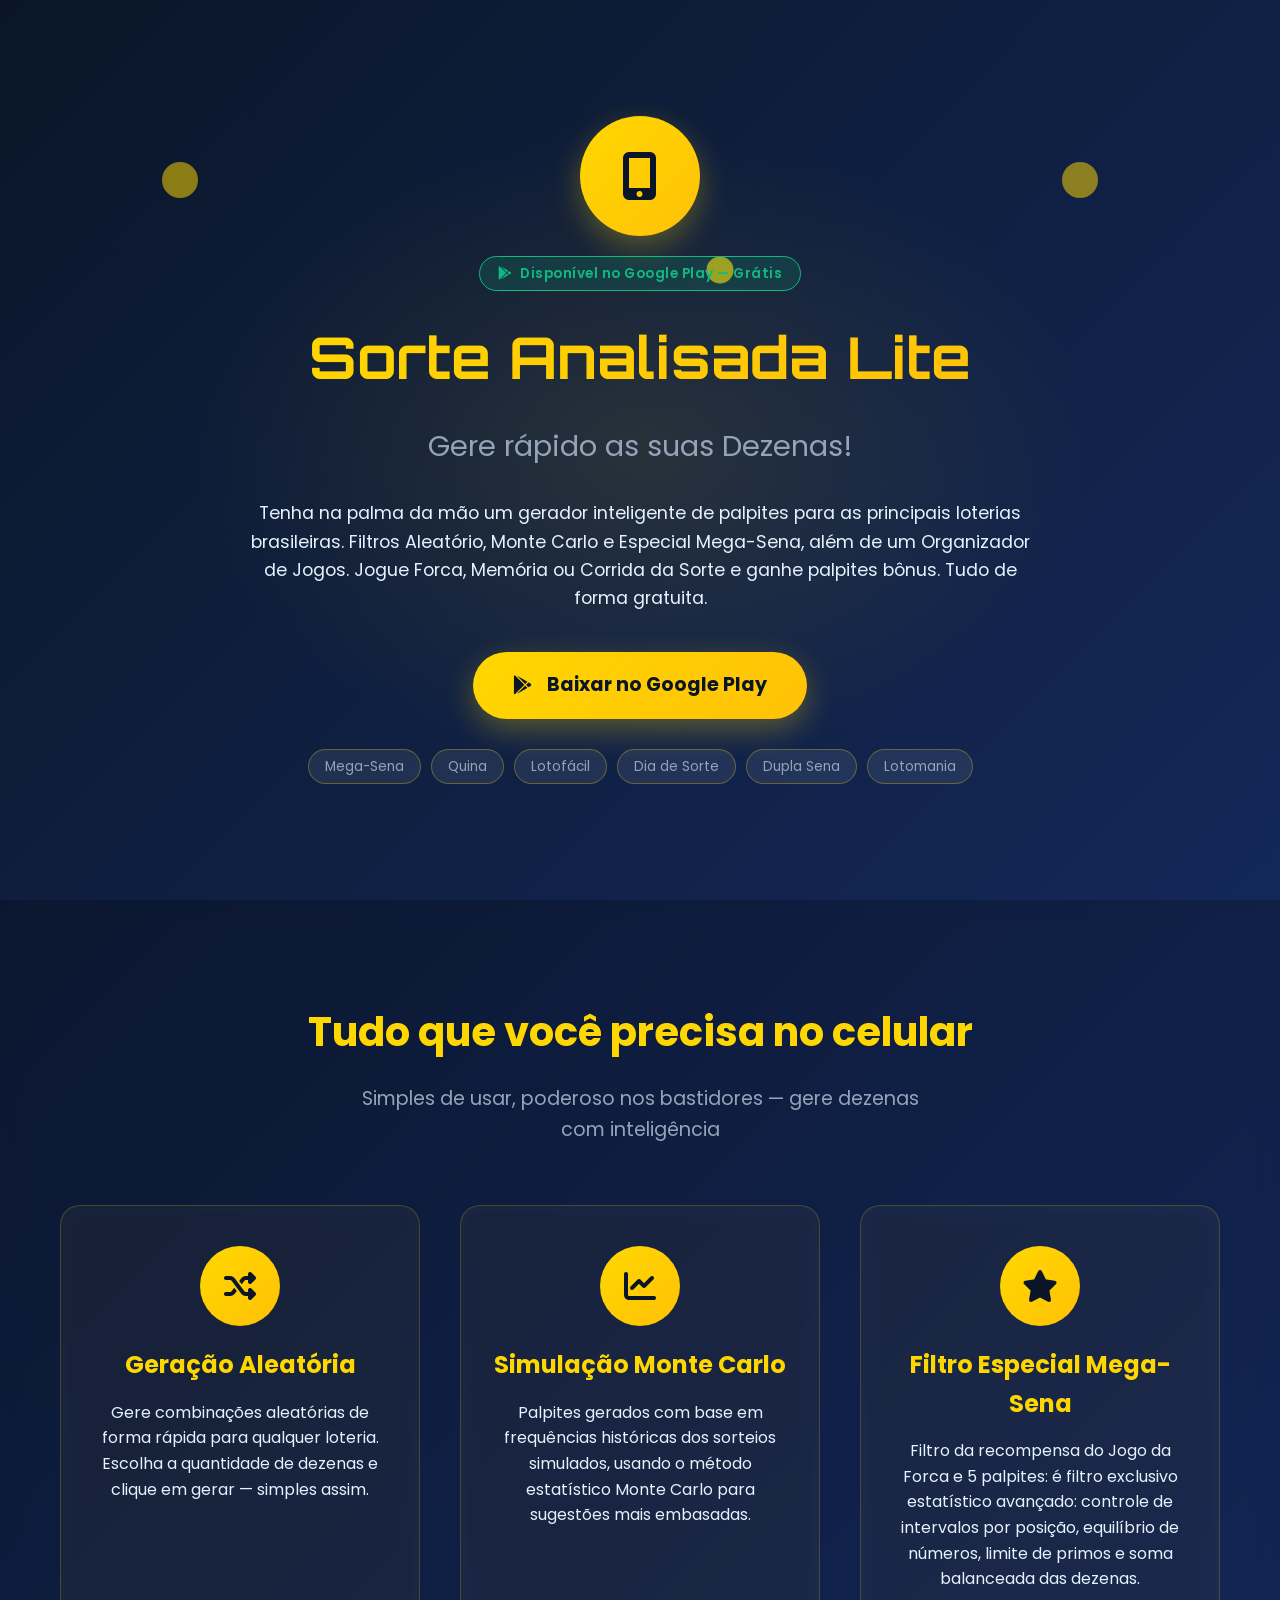
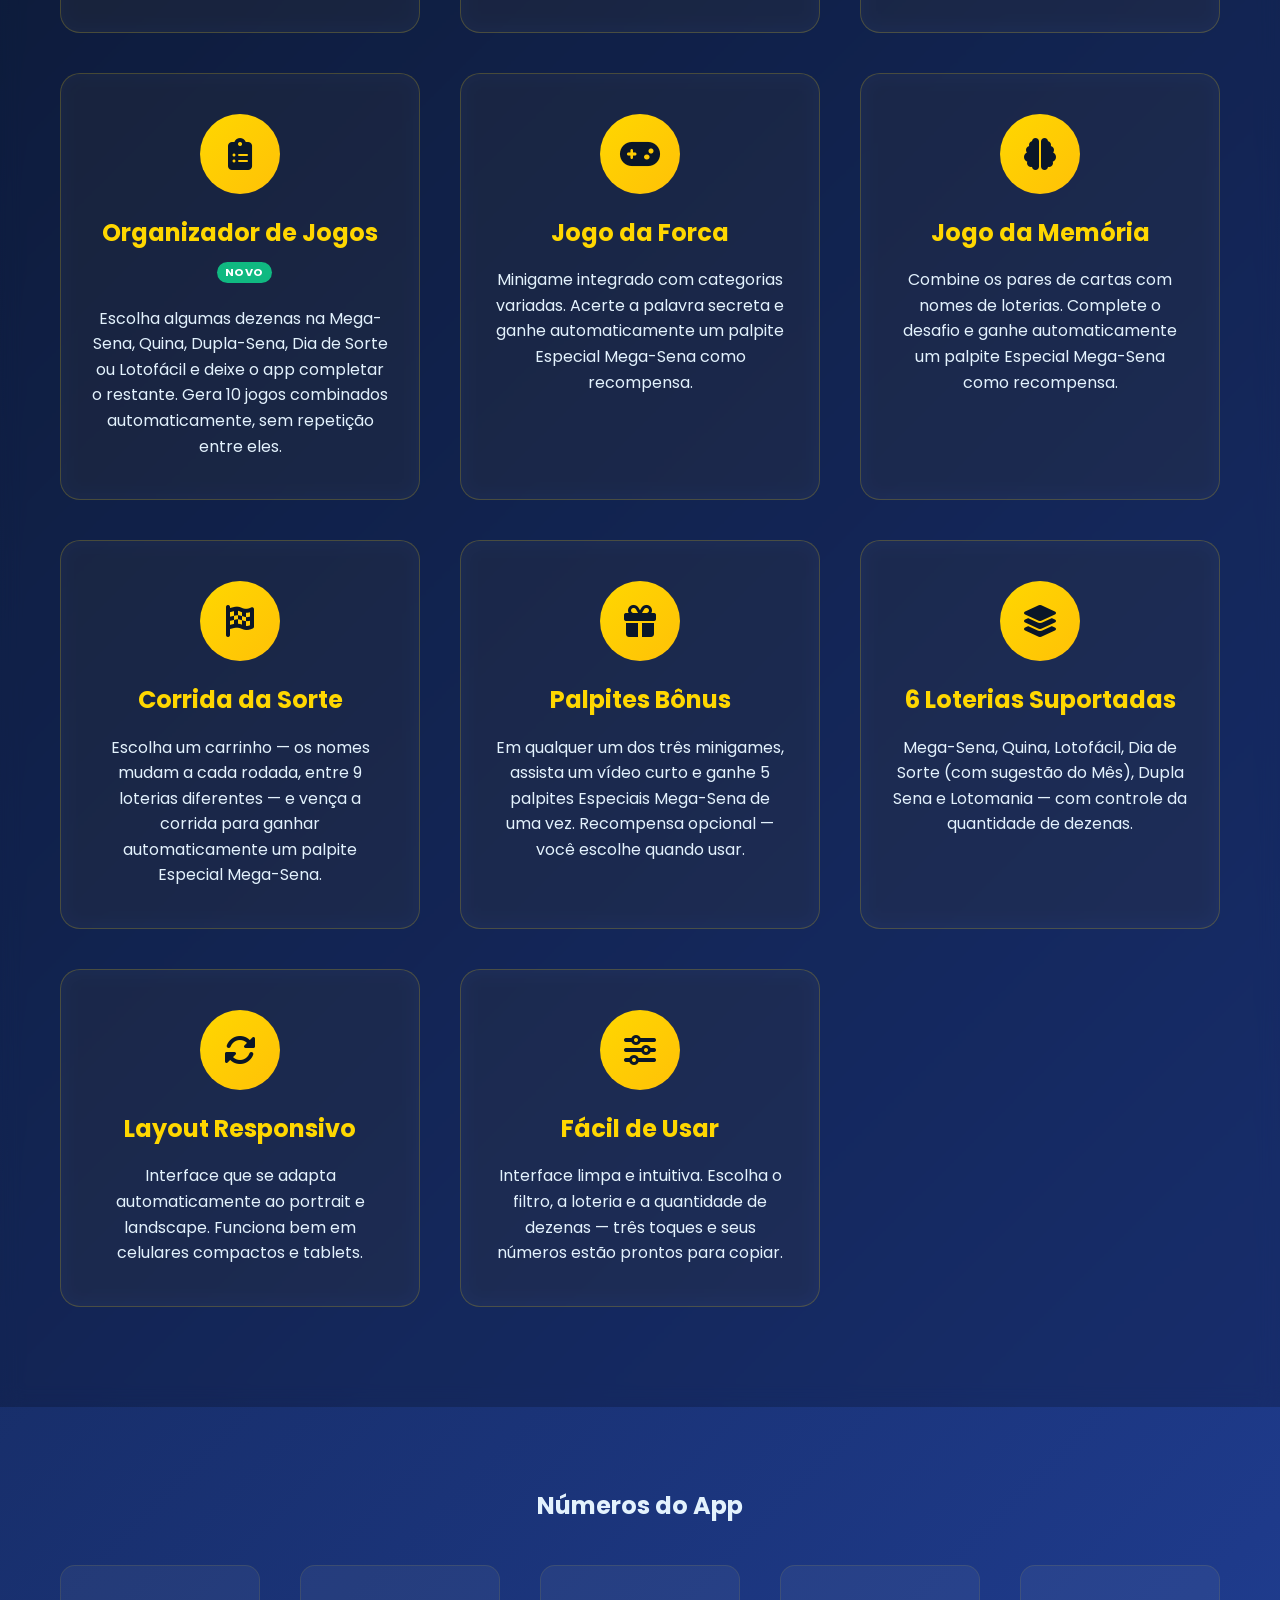
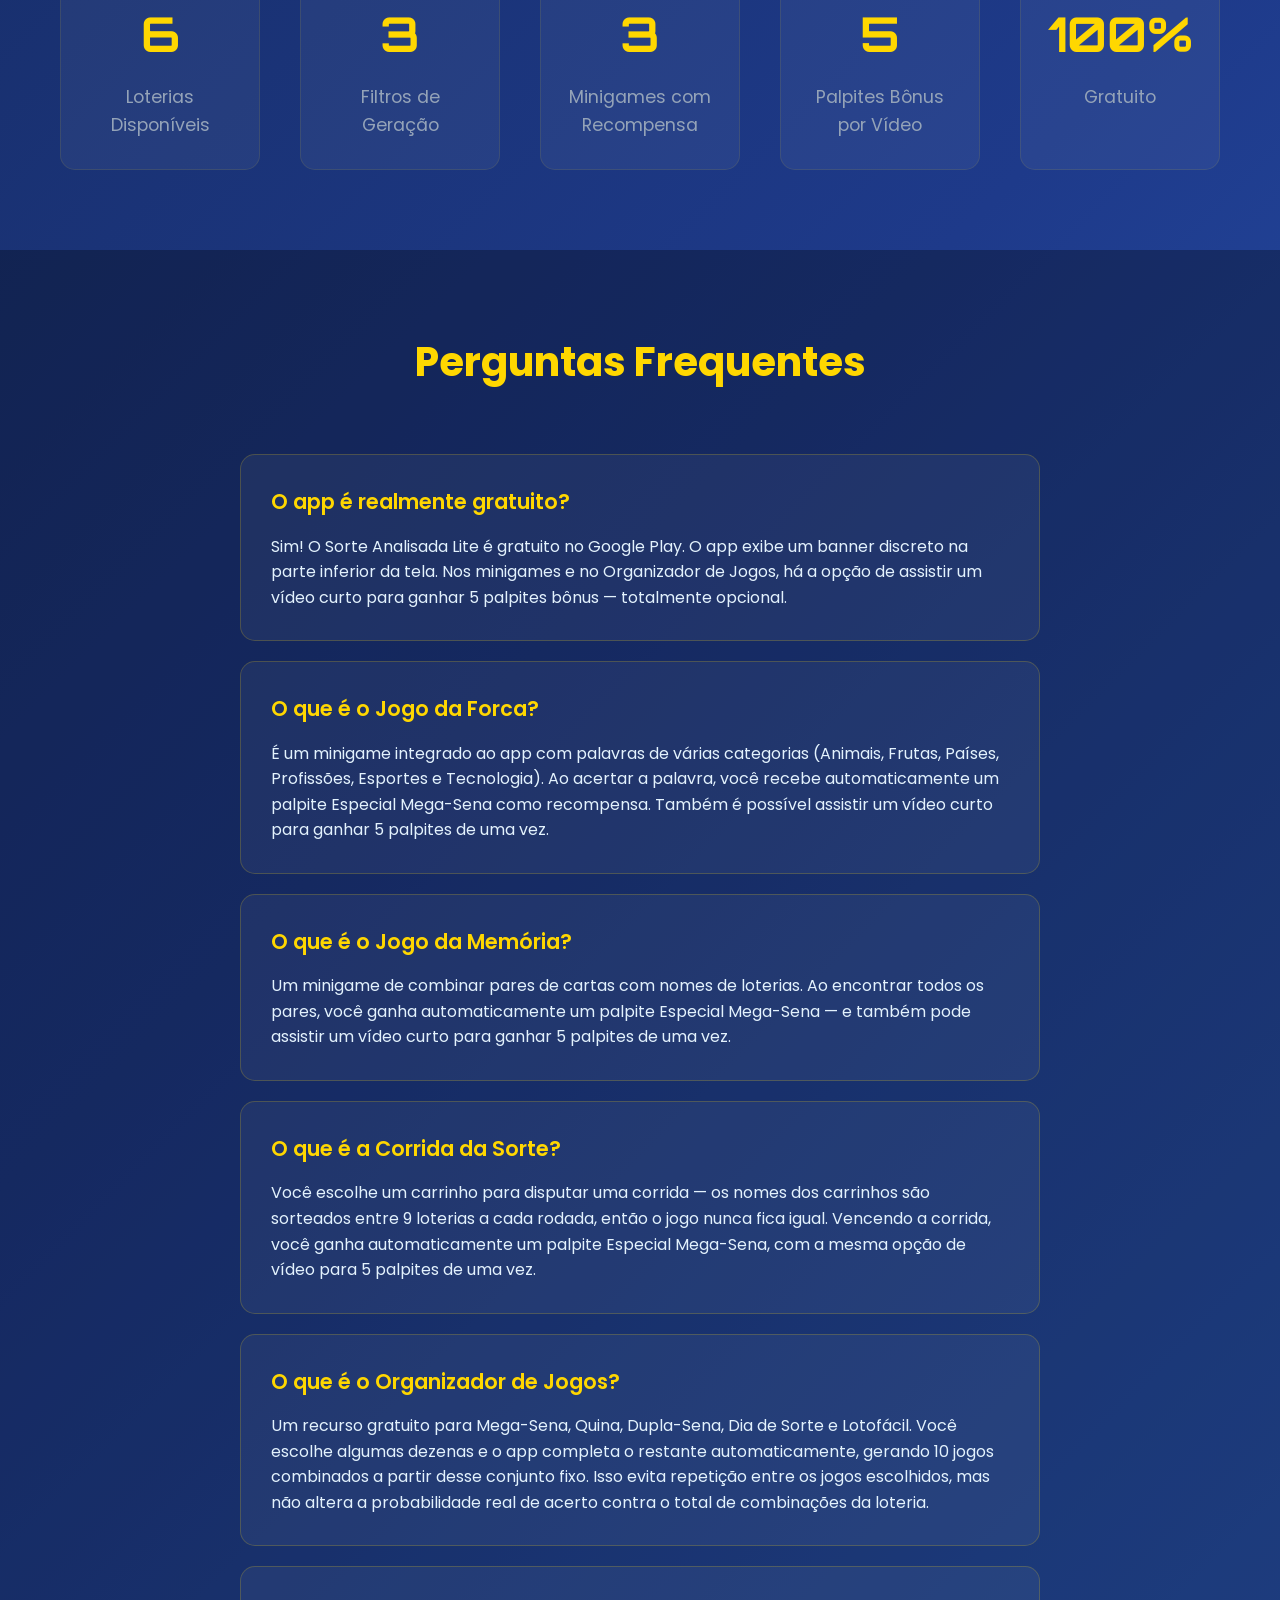
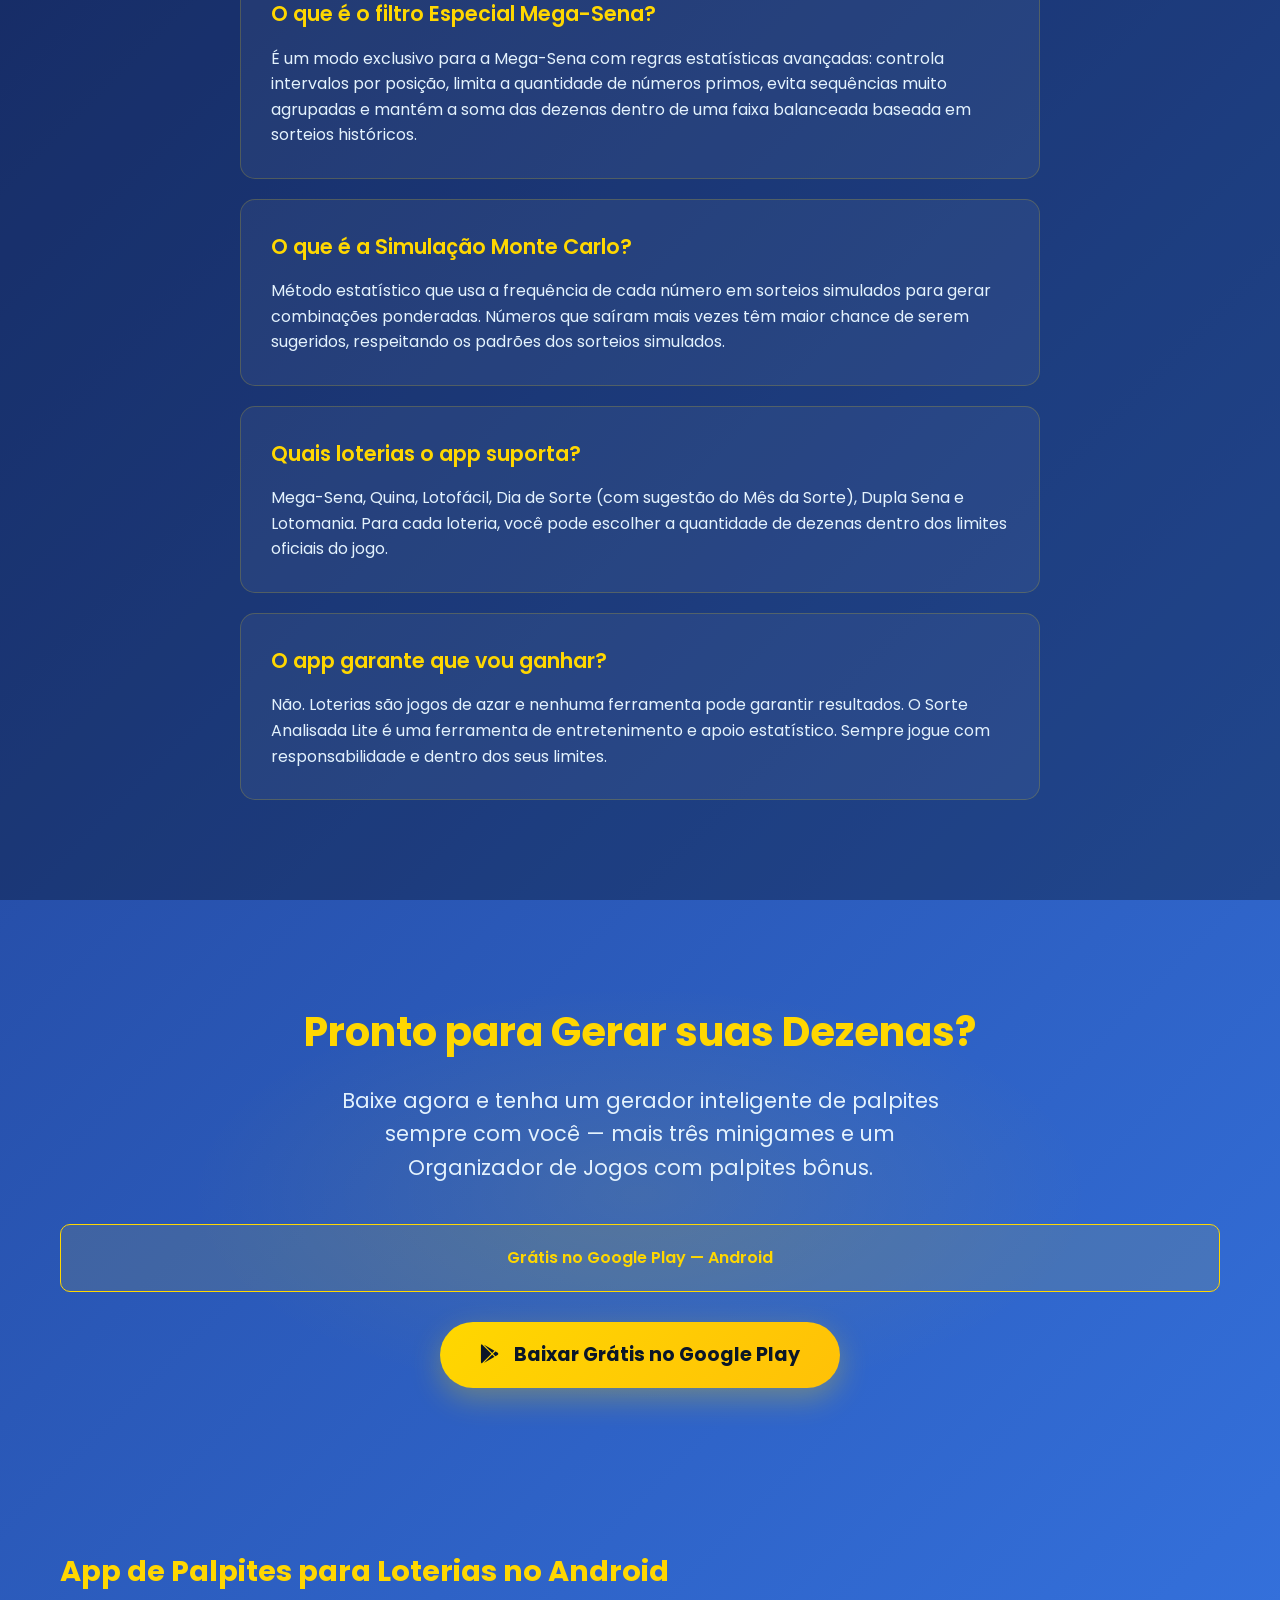
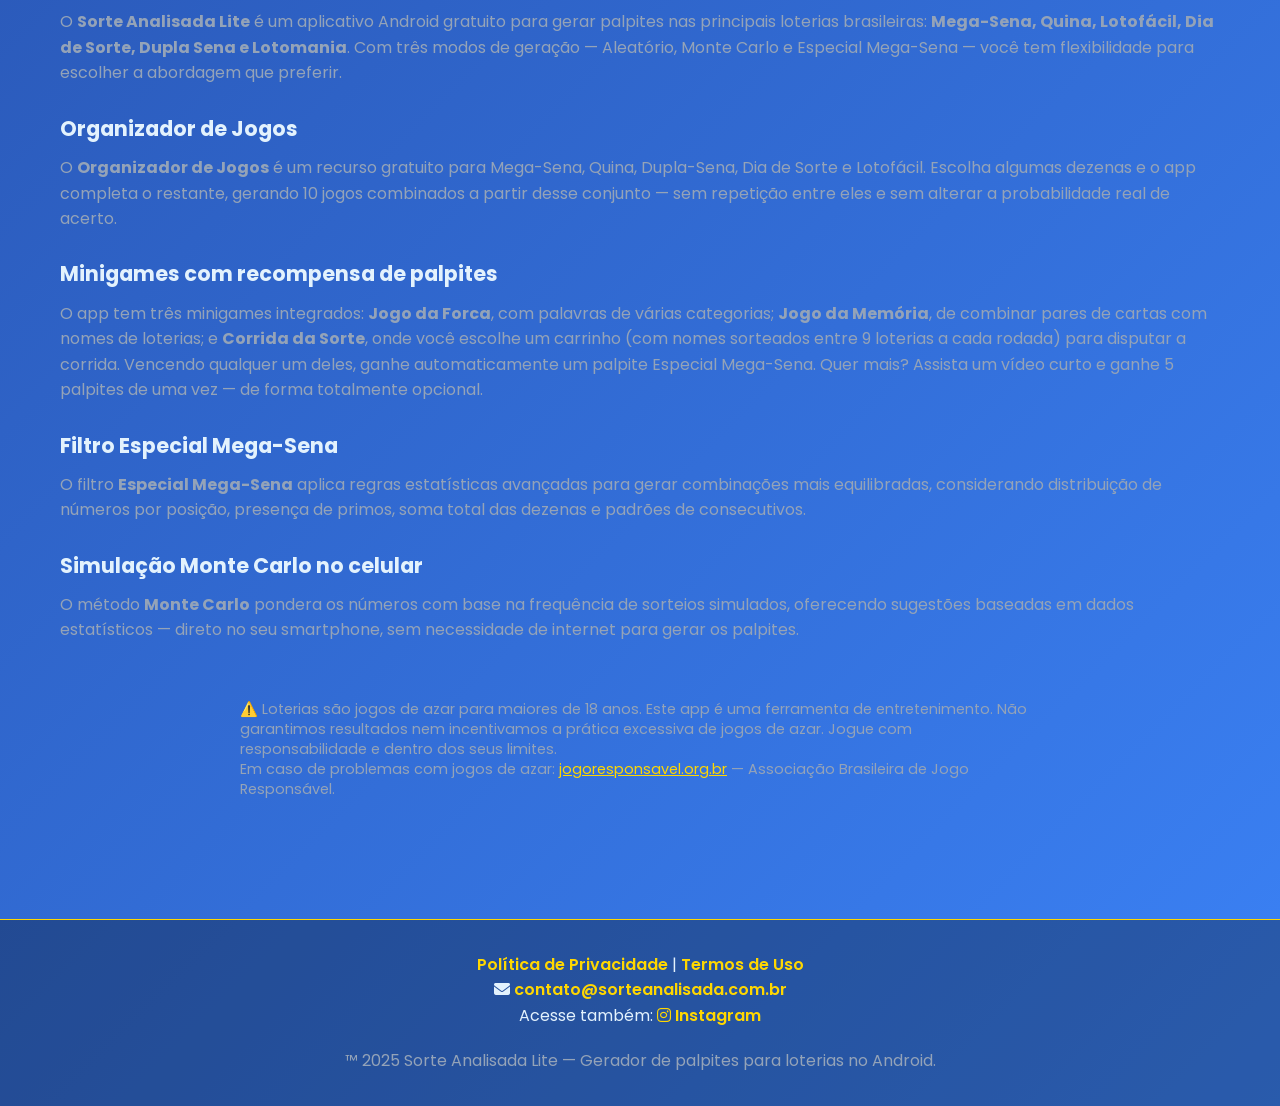
<file: index.html>
<!DOCTYPE html>
<html lang="pt-BR">
<head>
    <meta name="google-site-verification" content="KyplyJ0pKcijcbwTJJ5aYIEqJo1xT60I031YP6L16Bs" />
    <meta charset="UTF-8">
    <meta name="viewport" content="width=device-width, initial-scale=1.0">

    <!-- SEO Principal -->
    <title>Sorte Analisada Lite — Gerador de Palpites para Loterias | Google Play</title>
    <meta name="description" content="Gere palpites inteligentes para Mega-Sena, Quina, Lotofácil e outras loterias. Filtros Aleatório, Monte Carlo, Especial Mega-Sena e Organizador de Jogos. Minigames com recompensa de palpites. Grátis no Google Play!">
    <meta name="keywords" content="app loteria android, palpites mega-sena, sorte analisada lite, gerador números loteria, quina lotofácil app, monte carlo loteria, gerador palpites grátis, jogo da forca loteria, filtro especial mega-sena, organizador de jogos, jogo da memória loteria, corrida da sorte">
    <meta name="robots" content="index, follow">
    <meta name="application-name" content="Sorte Analisada Lite">
    <meta name="author" content="Sorte Analisada">

    <!-- Open Graph -->
    <meta property="og:type" content="website">
    <meta property="og:url" content="https://ronaldoleite-tech.github.io/sorteanalisada/">
    <meta property="og:title" content="Sorte Analisada Lite — Gerador de Palpites para Loterias">
    <meta property="og:description" content="Gere suas dezenas na palma da mão com filtros inteligentes para Mega-Sena, Quina, Lotofácil e mais. Jogue Forca, Memória ou Corrida da Sorte e ganhe palpites bônus. Grátis no Google Play.">
    <meta property="og:image" content="https://sorteanalisada.com.br/static/images/og-image.png">
    <meta property="og:image:width" content="1200">
    <meta property="og:image:height" content="630">
    <meta property="og:locale" content="pt_BR">
    <meta property="og:site_name" content="Sorte Analisada Lite">

    <!-- Twitter Card -->
    <meta name="twitter:card" content="summary_large_image">
    <meta name="twitter:url" content="https://ronaldoleite-tech.github.io/sorteanalisada/">
    <meta name="twitter:title" content="Sorte Analisada Lite — Palpites para Loterias no Celular">
    <meta name="twitter:description" content="Gere suas dezenas com filtros inteligentes. Jogue Forca, Memória ou Corrida da Sorte e ganhe palpites bônus. Grátis no Google Play.">
    <meta name="twitter:image" content="https://sorteanalisada.com.br/static/images/og-image.png">

    <!-- Mobile -->
    <meta name="format-detection" content="telephone=no">
    <meta name="mobile-web-app-capable" content="yes">
    <meta name="apple-mobile-web-app-capable" content="yes">
    <meta name="apple-mobile-web-app-status-bar-style" content="black-translucent">
    <meta name="theme-color" content="#0A1628">

    <!-- Canonical -->
    <link rel="canonical" href="https://ronaldoleite-tech.github.io/sorteanalisada/">
    <link rel="icon" href="https://sorteanalisada.com.br/static/images/logotipo.png" type="image/png">

    <!-- Fonts -->
    <link rel="preconnect" href="https://fonts.googleapis.com">
    <link rel="preconnect" href="https://fonts.gstatic.com" crossorigin>
    <link rel="preload" href="https://fonts.googleapis.com/css2?family=Orbitron:wght@700&family=Poppins:wght@300;400;600;700&display=swap" as="style" onload="this.onload=null;this.rel='stylesheet'">
    <link rel="stylesheet" href="https://cdnjs.cloudflare.com/ajax/libs/font-awesome/6.5.1/css/all.min.css">

    <!-- Schema.org — SoftwareApplication (Rich Results Google) -->
    <script type="application/ld+json">
    {
      "@context": "https://schema.org",
      "@type": "SoftwareApplication",
      "name": "Sorte Analisada Lite",
      "operatingSystem": "Android",
      "applicationCategory": "EntertainmentApplication",
      "offers": {
        "@type": "Offer",
        "price": "0",
        "priceCurrency": "BRL"
      },
      "aggregateRating": {
        "@type": "AggregateRating",
        "ratingValue": "5",
        "ratingCount": "10"
      },
      "description": "Gerador de palpites para loterias brasileiras com filtros Aleatório, Monte Carlo, Especial Mega-Sena e um Organizador de Jogos. Inclui os minigames Jogo da Forca, Jogo da Memória e Corrida da Sorte, com recompensa de palpites bônus.",
      "url": "https://play.google.com/store/apps/details?id=br.com.sorteanalisada.sorteanalisada",
      "author": {
        "@type": "Person",
        "name": "Ronaldo Leite"
      }
    }
    </script>

    <!-- Schema.org — FAQPage -->
    <script type="application/ld+json">
    {
      "@context": "https://schema.org",
      "@type": "FAQPage",
      "mainEntity": [
        {
          "@type": "Question",
          "name": "O app é realmente gratuito?",
          "acceptedAnswer": {
            "@type": "Answer",
            "text": "Sim! O Sorte Analisada Lite é gratuito no Google Play. Contém anúncios discretos (banner) e anúncios opcionais para ganhar palpites bônus."
          }
        },
        {
          "@type": "Question",
          "name": "O que é o filtro Especial Mega-Sena?",
          "acceptedAnswer": {
            "@type": "Answer",
            "text": "Modo exclusivo para a Mega-Sena com regras estatísticas: controla intervalos por posição, limita números primos, evita muitos consecutivos e mantém a soma dentro de uma faixa balanceada."
          }
        },
        {
          "@type": "Question",
          "name": "O que é o Organizador de Jogos?",
          "acceptedAnswer": {
            "@type": "Answer",
            "text": "Recurso gratuito para Mega-Sena, Quina, Dupla-Sena, Dia de Sorte e Lotofácil. Você escolhe algumas dezenas e o app completa o restante, gerando 10 jogos combinados a partir desse conjunto. Reduz repetição entre os jogos escolhidos, mas não altera a probabilidade real de acerto."
          }
        },
        {
          "@type": "Question",
          "name": "Quais minigames o app tem?",
          "acceptedAnswer": {
            "@type": "Answer",
            "text": "Três: Jogo da Forca, Jogo da Memória e Corrida da Sorte. Ao vencer qualquer um deles, você recebe automaticamente um palpite Especial Mega-Sena. Também é possível assistir um vídeo curto para ganhar 5 palpites de uma vez."
          }
        },
        {
          "@type": "Question",
          "name": "O app garante que vou ganhar?",
          "acceptedAnswer": {
            "@type": "Answer",
            "text": "Não. Loterias são jogos de azar e nenhuma ferramenta pode garantir resultados. O app é uma ferramenta de entretenimento. Jogue com responsabilidade."
          }
        }
      ]
    }
    </script>

<style>
    :root {
        --primary-gold: #FFD700;
        --gold-hover: #FFC107;
        --dark-blue: #0A1628;
        --light-blue: #1E3A8A;
        --accent-blue: #3B82F6;
        --text-light: #E3F2FD;
        --text-gray: #94A3B8;
        --success-green: #10B981;
        --gradient-primary: linear-gradient(135deg, #0A1628 0%, #1E3A8A 50%, #3B82F6 100%);
        --gradient-gold: linear-gradient(135deg, #FFD700 0%, #FFC107 100%);
    }

    * { margin: 0; padding: 0; box-sizing: border-box; }
    html { overflow-x: hidden; width: 100%; }

    body {
        font-family: 'Poppins', sans-serif;
        background: var(--gradient-primary);
        color: var(--text-light);
        line-height: 1.6;
        overflow-x: hidden;
        width: 100%;
    }

    .container {
        max-width: 1200px;
        margin: 0 auto;
        padding: 0 20px;
        width: 100%;
    }

    /* HERO */
    .hero {
        min-height: 100vh;
        display: flex;
        align-items: center;
        justify-content: center;
        position: relative;
        text-align: center;
        background: radial-gradient(ellipse at center, rgba(255,215,0,0.1) 0%, transparent 50%);
        padding: 20px 0;
    }

    .hero::before {
        content: '';
        position: absolute;
        inset: 0;
        background: url('data:image/svg+xml,<svg xmlns="http://www.w3.org/2000/svg" viewBox="0 0 100 100"><circle cx="20" cy="20" r="2" fill="%23FFD700" opacity="0.3"><animate attributeName="opacity" dur="2s" values="0.3;1;0.3" repeatCount="indefinite"/></circle><circle cx="80" cy="30" r="1.5" fill="%23FFD700" opacity="0.4"><animate attributeName="opacity" dur="3s" values="0.4;1;0.4" repeatCount="indefinite"/></circle></svg>') repeat;
        animation: float 20s infinite linear;
        pointer-events: none;
    }

    @keyframes float {
        0%   { transform: translateY(0) rotate(0deg); }
        50%  { transform: translateY(-20px) rotate(180deg); }
        100% { transform: translateY(0) rotate(360deg); }
    }

    .hero-content {
        z-index: 1;
        position: relative;
        max-width: 800px;
        width: 100%;
        margin: 0 auto;
    }

    .logo {
        width: 120px; height: 120px;
        margin: 0 auto 20px;
        background: var(--gradient-gold);
        border-radius: 50%;
        display: flex; align-items: center; justify-content: center;
        box-shadow: 0 10px 30px rgba(255,215,0,0.3);
        animation: pulse 2s infinite;
    }

    @keyframes pulse {
        0%,100% { transform: scale(1); box-shadow: 0 10px 30px rgba(255,215,0,0.3); }
        50%      { transform: scale(1.05); box-shadow: 0 15px 40px rgba(255,215,0,0.5); }
    }

    .logo i { font-size: 3rem; color: var(--dark-blue); }

    .app-badge {
        display: inline-flex; align-items: center; gap: 8px;
        background: rgba(16,185,129,0.15);
        border: 1px solid var(--success-green);
        border-radius: 50px; padding: 6px 18px;
        font-size: 0.85rem; font-weight: 600;
        color: var(--success-green);
        margin-bottom: 20px; letter-spacing: 0.5px;
    }

    .hero h1 {
        font-family: 'Orbitron', monospace;
        font-size: clamp(2.2rem, 5vw, 3.6rem);
        font-weight: 700; margin-bottom: 20px;
        background: var(--gradient-gold);
        -webkit-background-clip: text;
        -webkit-text-fill-color: transparent;
        background-clip: text;
        animation: slideInDown 1s ease-out;
    }

    @keyframes slideInDown {
        from { opacity: 0; transform: translateY(-50px); }
        to   { opacity: 1; transform: translateY(0); }
    }

    .hero-subtitle {
        font-size: clamp(1.2rem, 3vw, 1.8rem);
        color: var(--text-gray); margin-bottom: 30px;
        animation: slideInUp 1s ease-out 0.3s both;
    }

    @keyframes slideInUp {
        from { opacity: 0; transform: translateY(50px); }
        to   { opacity: 1; transform: translateY(0); }
    }

    .hero-description {
        font-size: 1.1rem; color: var(--text-light);
        margin-bottom: 40px;
        animation: fadeIn 1s ease-out 0.6s both;
    }

    @keyframes fadeIn { from { opacity: 0; } to { opacity: 1; } }

    .cta-button {
        display: inline-flex; align-items: center; gap: 15px;
        background: var(--gradient-gold);
        color: var(--dark-blue);
        padding: 18px 40px; border-radius: 50px;
        text-decoration: none; font-weight: 700; font-size: 1.2rem;
        transition: all 0.3s ease;
        box-shadow: 0 10px 30px rgba(255,215,0,0.3);
    }

    .cta-button:hover {
        transform: translateY(-5px);
        box-shadow: 0 15px 40px rgba(255,215,0,0.5);
    }

    .loterias-chips {
        display: flex; flex-wrap: wrap;
        justify-content: center; gap: 10px;
        margin-top: 30px;
        animation: fadeIn 1s ease-out 0.9s both;
    }

    .chip {
        background: rgba(255,255,255,0.08);
        border: 1px solid rgba(255,215,0,0.3);
        border-radius: 50px; padding: 6px 16px;
        font-size: 0.85rem; color: var(--text-gray);
    }

    /* FEATURES */
    .features {
        padding: 100px 0;
        background: rgba(0,0,0,0.2);
        backdrop-filter: blur(10px);
    }

    .features h2 {
        text-align: center; font-size: 2.5rem;
        margin-bottom: 20px; color: var(--primary-gold);
    }

    .features-subtitle {
        text-align: center; font-size: 1.2rem;
        color: var(--text-gray); margin-bottom: 60px;
        max-width: 600px; margin-left: auto; margin-right: auto;
    }

    .features-grid {
        display: grid;
        grid-template-columns: repeat(auto-fit, minmax(300px, 1fr));
        gap: 40px; margin-top: 60px;
    }

    .feature-card {
        background: rgba(255,255,255,0.05);
        border: 1px solid rgba(255,215,0,0.2);
        border-radius: 20px; padding: 40px 30px;
        text-align: center;
        transition: all 0.3s ease;
        backdrop-filter: blur(10px);
    }

    .feature-card:hover {
        transform: translateY(-10px);
        border-color: var(--primary-gold);
        box-shadow: 0 20px 40px rgba(255,215,0,0.2);
    }

    .feature-icon {
        width: 80px; height: 80px;
        background: var(--gradient-gold);
        border-radius: 50%;
        display: flex; align-items: center; justify-content: center;
        margin: 0 auto 20px;
        font-size: 2rem; color: var(--dark-blue);
    }

    .feature-card h3 {
        font-size: 1.5rem; margin-bottom: 15px;
        color: var(--primary-gold);
    }

    /* Badge NOVO */
    .badge-novo {
        display: inline-block;
        background: var(--success-green);
        color: #fff; font-size: 0.7rem;
        font-weight: 700; padding: 2px 8px;
        border-radius: 50px; margin-left: 8px;
        vertical-align: middle; letter-spacing: 0.5px;
    }

    /* STATS */
    .stats { padding: 80px 0; text-align: center; }

    .stats-grid {
        display: grid;
        grid-template-columns: repeat(auto-fit, minmax(200px, 1fr));
        gap: 40px; margin-top: 40px;
    }

    .stat-item {
        background: rgba(255,255,255,0.05);
        border-radius: 15px; padding: 30px 20px;
        border: 1px solid rgba(255,215,0,0.1);
    }

    .stat-number {
        font-family: 'Orbitron', monospace;
        font-size: 3rem; font-weight: 700;
        color: var(--primary-gold); margin-bottom: 10px;
    }

    .stat-label { color: var(--text-gray); font-size: 1.1rem; }

    /* FAQ */
    .faq-section {
        padding: 80px 0;
        background: rgba(0,0,0,0.3);
    }

    .faq-section h2 {
        text-align: center; font-size: 2.5rem;
        margin-bottom: 60px; color: var(--primary-gold);
    }

    .faq-item {
        background: rgba(255,255,255,0.05);
        border: 1px solid rgba(255,215,0,0.2);
        border-radius: 15px; padding: 30px;
        margin-bottom: 20px;
        max-width: 800px; margin-left: auto; margin-right: auto;
    }

    .faq-item h3 {
        font-size: 1.3rem; color: var(--primary-gold);
        margin-bottom: 15px; font-weight: 600;
    }

    .faq-item p { color: var(--text-light); line-height: 1.6; }

    /* FINAL CTA */
    .final-cta {
        padding: 100px 0; text-align: center;
        background: radial-gradient(ellipse at center, rgba(255,215,0,0.1) 0%, transparent 50%);
    }

    .final-cta h2 { font-size: 2.5rem; margin-bottom: 20px; color: var(--primary-gold); }

    .final-cta p {
        font-size: 1.3rem; color: var(--text-light);
        margin-bottom: 40px;
        max-width: 600px; margin-left: auto; margin-right: auto;
    }

    .urgency-text {
        background: rgba(255,215,0,0.1);
        border: 1px solid var(--primary-gold);
        border-radius: 10px; padding: 20px;
        margin: 30px 0; font-weight: 600;
        color: var(--primary-gold);
    }

    /* SEO */
    .seo-content { padding: 60px 0 20px; }
    .seo-content h2 { font-size: 1.8rem; color: var(--primary-gold); margin-bottom: 15px; }
    .seo-content h3 { font-size: 1.3rem; color: var(--text-light); margin-bottom: 10px; }
    .seo-content p { color: var(--text-gray); }

    footer {
        background: rgba(0,0,0,0.3);
        border-top: 1px solid var(--primary-gold);
        padding: 2rem 0; text-align: center; margin-top: 3rem;
    }

    footer a {
        color: var(--primary-gold); text-decoration: none;
        font-weight: 600; transition: color 0.3s;
    }

    footer a:hover { color: var(--gold-hover); }

    .disclaimer {
        margin-top: 30px; color: var(--text-gray);
        font-size: 0.9rem; line-height: 1.4;
        max-width: 800px; margin-left: auto; margin-right: auto;
    }

    @media (max-width: 768px) {
        html, body { overflow-x: hidden; max-width: 100vw; }
        .container { padding: 0 15px; max-width: 100%; }
        .hero { min-height: 80vh; padding: 40px 0; }
        .logo { width: 100px; height: 100px; }
        .hero h1 { font-size: 2.2rem; word-wrap: break-word; }
        .features { padding: 60px 0; }
        .features-grid { grid-template-columns: 1fr; gap: 25px; }
        .stats-grid { grid-template-columns: repeat(2,1fr); gap: 20px; }
    }

    @media (max-width: 480px) {
        .hero h1 { font-size: 1.8rem; }
        .stats-grid { grid-template-columns: 1fr; }
    }
</style>
</head>
<body>

<!-- HERO -->
<section class="hero">
    <div class="container">
        <div class="hero-content">
            <div class="logo">
                <i class="fas fa-mobile-alt" aria-label="App Sorte Analisada Lite"></i>
            </div>

            <div class="app-badge">
                <i class="fab fa-google-play"></i>
                Disponível no Google Play — Grátis
            </div>

            <h1>Sorte Analisada Lite</h1>
            <p class="hero-subtitle">Gere rápido as suas Dezenas!</p>
            <p class="hero-description">
                Tenha na palma da mão um gerador inteligente de palpites para as principais loterias brasileiras.
                Filtros Aleatório, Monte Carlo e Especial Mega-Sena, além de um Organizador de Jogos.
                Jogue Forca, Memória ou Corrida da Sorte e ganhe palpites bônus.
                Tudo de forma gratuita.
            </p>

            <a href="https://play.google.com/store/apps/details?id=br.com.sorteanalisada.sorteanalisada"
               class="cta-button"
               target="_blank"
               rel="noopener noreferrer"
               aria-label="Baixar Sorte Analisada Lite no Google Play">
                <i class="fab fa-google-play"></i>
                Baixar no Google Play
            </a>

            <div class="loterias-chips">
                <span class="chip">Mega-Sena</span>
                <span class="chip">Quina</span>
                <span class="chip">Lotofácil</span>
                <span class="chip">Dia de Sorte</span>
                <span class="chip">Dupla Sena</span>
                <span class="chip">Lotomania</span>
            </div>
        </div>
    </div>
</section>

<!-- FEATURES -->
<section class="features">
    <div class="container">
        <h2>Tudo que você precisa no celular</h2>
        <p class="features-subtitle">
            Simples de usar, poderoso nos bastidores — gere dezenas com inteligência
        </p>

        <div class="features-grid">
            <article class="feature-card">
                <div class="feature-icon">
                    <i class="fas fa-random"></i>
                </div>
                <h3>Geração Aleatória</h3>
                <p>Gere combinações aleatórias de forma rápida para qualquer loteria.
                Escolha a quantidade de dezenas e clique em gerar — simples assim.</p>
            </article>

            <article class="feature-card">
                <div class="feature-icon">
                    <i class="fas fa-chart-line"></i>
                </div>
                <h3>Simulação Monte Carlo</h3>
                <p>Palpites gerados com base em frequências históricas dos sorteios simulados,
                usando o método estatístico Monte Carlo para sugestões mais embasadas.</p>
            </article>

            <article class="feature-card">
                <div class="feature-icon">
                    <i class="fas fa-star"></i>
                </div>
                <h3>Filtro Especial Mega-Sena</h3>
                <p>Filtro da recompensa do Jogo da Forca e 5 palpites: é filtro exclusivo estatístico avançado: controle de intervalos por posição,
                equilíbrio de números, limite de primos e soma balanceada das dezenas.</p>
            </article>

            <article class="feature-card">
                <div class="feature-icon">
                    <i class="fas fa-clipboard-list"></i>
                </div>
                <h3>Organizador de Jogos <span class="badge-novo">NOVO</span></h3>
                <p>Escolha algumas dezenas na Mega-Sena, Quina, Dupla-Sena, Dia de Sorte ou Lotofácil
                e deixe o app completar o restante. Gera 10 jogos combinados automaticamente, sem repetição entre eles.</p>
            </article>

            <article class="feature-card">
                <div class="feature-icon">
                    <i class="fas fa-gamepad"></i>
                </div>
                <h3>Jogo da Forca</h3>
                <p>Minigame integrado com categorias variadas. Acerte a palavra secreta e ganhe
                automaticamente um palpite Especial Mega-Sena como recompensa.</p>
            </article>

            <article class="feature-card">
                <div class="feature-icon">
                    <i class="fas fa-brain"></i>
                </div>
                <h3>Jogo da Memória</h3>
                <p>Combine os pares de cartas com nomes de loterias. Complete o desafio e ganhe
                automaticamente um palpite Especial Mega-Sena como recompensa.</p>
            </article>

            <article class="feature-card">
                <div class="feature-icon">
                    <i class="fas fa-flag-checkered"></i>
                </div>
                <h3>Corrida da Sorte</h3>
                <p>Escolha um carrinho — os nomes mudam a cada rodada, entre 9 loterias diferentes —
                e vença a corrida para ganhar automaticamente um palpite Especial Mega-Sena.</p>
            </article>

            <article class="feature-card">
                <div class="feature-icon">
                    <i class="fas fa-gift"></i>
                </div>
                <h3>Palpites Bônus</h3>
                <p>Em qualquer um dos três minigames, assista um vídeo curto e ganhe 5 palpites Especiais
                Mega-Sena de uma vez. Recompensa opcional — você escolhe quando usar.</p>
            </article>

            <article class="feature-card">
                <div class="feature-icon">
                    <i class="fas fa-layer-group"></i>
                </div>
                <h3>6 Loterias Suportadas</h3>
                <p>Mega-Sena, Quina, Lotofácil, Dia de Sorte (com sugestão do Mês),
                Dupla Sena e Lotomania — com controle da quantidade de dezenas.</p>
            </article>

            <article class="feature-card">
                <div class="feature-icon">
                    <i class="fas fa-sync-alt"></i>
                </div>
                <h3>Layout Responsivo</h3>
                <p>Interface que se adapta automaticamente ao portrait e landscape.
                Funciona bem em celulares compactos e tablets.</p>
            </article>

            <article class="feature-card">
                <div class="feature-icon">
                    <i class="fas fa-sliders-h"></i>
                </div>
                <h3>Fácil de Usar</h3>
                <p>Interface limpa e intuitiva. Escolha o filtro, a loteria e a quantidade de dezenas —
                três toques e seus números estão prontos para copiar.</p>
            </article>
        </div>
    </div>
</section>

<!-- STATS -->
<section class="stats">
    <div class="container">
        <h2>Números do App</h2>
        <div class="stats-grid">
            <div class="stat-item">
                <div class="stat-number">6</div>
                <div class="stat-label">Loterias Disponíveis</div>
            </div>
            <div class="stat-item">
                <div class="stat-number">3</div>
                <div class="stat-label">Filtros de Geração</div>
            </div>
            <div class="stat-item">
                <div class="stat-number">3</div>
                <div class="stat-label">Minigames com Recompensa</div>
            </div>
            <div class="stat-item">
                <div class="stat-number">5</div>
                <div class="stat-label">Palpites Bônus por Vídeo</div>
            </div>
            <div class="stat-item">
                <div class="stat-number">100%</div>
                <div class="stat-label">Gratuito</div>
            </div>
        </div>
    </div>
</section>

<!-- FAQ -->
<section class="faq-section">
    <div class="container">
        <h2>Perguntas Frequentes</h2>

        <article class="faq-item">
            <h3>O app é realmente gratuito?</h3>
            <p>Sim! O Sorte Analisada Lite é gratuito no Google Play. O app exibe um banner discreto na parte inferior da tela. Nos minigames e no Organizador de Jogos, há a opção de assistir um vídeo curto para ganhar 5 palpites bônus — totalmente opcional.</p>
        </article>

        <article class="faq-item">
            <h3>O que é o Jogo da Forca?</h3>
            <p>É um minigame integrado ao app com palavras de várias categorias (Animais, Frutas, Países, Profissões, Esportes e Tecnologia). Ao acertar a palavra, você recebe automaticamente um palpite Especial Mega-Sena como recompensa. Também é possível assistir um vídeo curto para ganhar 5 palpites de uma vez.</p>
        </article>

        <article class="faq-item">
            <h3>O que é o Jogo da Memória?</h3>
            <p>Um minigame de combinar pares de cartas com nomes de loterias. Ao encontrar todos os pares, você ganha automaticamente um palpite Especial Mega-Sena — e também pode assistir um vídeo curto para ganhar 5 palpites de uma vez.</p>
        </article>

        <article class="faq-item">
            <h3>O que é a Corrida da Sorte?</h3>
            <p>Você escolhe um carrinho para disputar uma corrida — os nomes dos carrinhos são sorteados entre 9 loterias a cada rodada, então o jogo nunca fica igual. Vencendo a corrida, você ganha automaticamente um palpite Especial Mega-Sena, com a mesma opção de vídeo para 5 palpites de uma vez.</p>
        </article>

        <article class="faq-item">
            <h3>O que é o Organizador de Jogos?</h3>
            <p>Um recurso gratuito para Mega-Sena, Quina, Dupla-Sena, Dia de Sorte e Lotofácil. Você escolhe algumas dezenas e o app completa o restante automaticamente, gerando 10 jogos combinados a partir desse conjunto fixo. Isso evita repetição entre os jogos escolhidos, mas não altera a probabilidade real de acerto contra o total de combinações da loteria.</p>
        </article>

        <article class="faq-item">
            <h3>O que é o filtro Especial Mega-Sena?</h3>
            <p>É um modo exclusivo para a Mega-Sena com regras estatísticas avançadas: controla intervalos por posição, limita a quantidade de números primos, evita sequências muito agrupadas e mantém a soma das dezenas dentro de uma faixa balanceada baseada em sorteios históricos.</p>
        </article>

        <article class="faq-item">
            <h3>O que é a Simulação Monte Carlo?</h3>
            <p>Método estatístico que usa a frequência de cada número em sorteios simulados para gerar combinações ponderadas. Números que saíram mais vezes têm maior chance de serem sugeridos, respeitando os padrões dos sorteios simulados.</p>
        </article>

        <article class="faq-item">
            <h3>Quais loterias o app suporta?</h3>
            <p>Mega-Sena, Quina, Lotofácil, Dia de Sorte (com sugestão do Mês da Sorte), Dupla Sena e Lotomania. Para cada loteria, você pode escolher a quantidade de dezenas dentro dos limites oficiais do jogo.</p>
        </article>

        <article class="faq-item">
            <h3>O app garante que vou ganhar?</h3>
            <p>Não. Loterias são jogos de azar e nenhuma ferramenta pode garantir resultados. O Sorte Analisada Lite é uma ferramenta de entretenimento e apoio estatístico. Sempre jogue com responsabilidade e dentro dos seus limites.</p>
        </article>
    </div>
</section>

<!-- FINAL CTA -->
<section class="final-cta">
    <div class="container">
        <h2>Pronto para Gerar suas Dezenas?</h2>
        <p>Baixe agora e tenha um gerador inteligente de palpites sempre com você — mais três minigames e um Organizador de Jogos com palpites bônus.</p>

        <div class="urgency-text">
            Grátis no Google Play — Android
        </div>

        <a href="https://play.google.com/store/apps/details?id=br.com.sorteanalisada.sorteanalisada"
           class="cta-button"
           target="_blank"
           rel="noopener noreferrer"
           aria-label="Baixar Sorte Analisada Lite no Google Play">
            <i class="fab fa-google-play"></i>
            Baixar Grátis no Google Play
        </a>
    </div>
</section>

<!-- SEO CONTENT -->
<section class="seo-content">
    <div class="container">
        <h2>App de Palpites para Loterias no Android</h2>
        <p>O <strong>Sorte Analisada Lite</strong> é um aplicativo Android gratuito para gerar palpites nas principais loterias brasileiras: <strong>Mega-Sena, Quina, Lotofácil, Dia de Sorte, Dupla Sena e Lotomania</strong>. Com três modos de geração — Aleatório, Monte Carlo e Especial Mega-Sena — você tem flexibilidade para escolher a abordagem que preferir.</p>
        <br>
        <h3>Organizador de Jogos</h3>
        <p>O <strong>Organizador de Jogos</strong> é um recurso gratuito para Mega-Sena, Quina, Dupla-Sena, Dia de Sorte e Lotofácil. Escolha algumas dezenas e o app completa o restante, gerando 10 jogos combinados a partir desse conjunto — sem repetição entre eles e sem alterar a probabilidade real de acerto.</p>
        <br>
        <h3>Minigames com recompensa de palpites</h3>
        <p>O app tem três minigames integrados: <strong>Jogo da Forca</strong>, com palavras de várias categorias; <strong>Jogo da Memória</strong>, de combinar pares de cartas com nomes de loterias; e <strong>Corrida da Sorte</strong>, onde você escolhe um carrinho (com nomes sorteados entre 9 loterias a cada rodada) para disputar a corrida. Vencendo qualquer um deles, ganhe automaticamente um palpite Especial Mega-Sena. Quer mais? Assista um vídeo curto e ganhe 5 palpites de uma vez — de forma totalmente opcional.</p>
        <br>
        <h3>Filtro Especial Mega-Sena</h3>
        <p>O filtro <strong>Especial Mega-Sena</strong> aplica regras estatísticas avançadas para gerar combinações mais equilibradas, considerando distribuição de números por posição, presença de primos, soma total das dezenas e padrões de consecutivos.</p>
        <br>
        <h3>Simulação Monte Carlo no celular</h3>
        <p>O método <strong>Monte Carlo</strong> pondera os números com base na frequência de sorteios simulados, oferecendo sugestões baseadas em dados estatísticos — direto no seu smartphone, sem necessidade de internet para gerar os palpites.</p>
        <br>

        <p class="disclaimer">
            ⚠️ Loterias são jogos de azar para maiores de 18 anos.
            Este app é uma ferramenta de entretenimento. Não garantimos resultados nem incentivamos a prática excessiva de jogos de azar. Jogue com responsabilidade e dentro dos seus limites.<br>
            Em caso de problemas com jogos de azar: <a href="https://jogoresponsavel.org.br/" target="_blank" rel="noopener noreferrer" style="color:var(--primary-gold);text-decoration:underline;">jogoresponsavel.org.br</a> — Associação Brasileira de Jogo Responsável.
        </p>
    </div>
</section>
<br><br>

<footer>
    <div class="container">
        <p>
            <a href="https://ronaldoleite-tech.github.io/sorteanalisada-policies/privacy.html" target="_blank" rel="noopener noreferrer">Política de Privacidade</a> |
            <a href="https://ronaldoleite-tech.github.io/sorteanalisada-policies/terms.html" target="_blank" rel="noopener noreferrer">Termos de Uso</a>
        </p>
        <p>
            <i class="fa-solid fa-envelope"></i>
            <a href="mailto:contato@sorteanalisada.com.br">contato@sorteanalisada.com.br</a>
        </p>
        <p>
            Acesse também:
            <a href="https://www.instagram.com/sorteanalisadaoficial/?igsh=cW8zenNycWVieXF1" title="Instagram Sorte Analisada" target="_blank" rel="noopener noreferrer">
                <i class="fa-brands fa-instagram"></i> Instagram
            </a>
        </p>
        <p style="color:var(--text-gray);font-size:1rem;margin-top:20px;">
            ™ 2025 Sorte Analisada Lite — Gerador de palpites para loterias no Android.
        </p>
    </div>
</footer>

<script>
    // Smooth scroll
    document.querySelectorAll('a[href^="#"]').forEach(anchor => {
        anchor.addEventListener('click', function(e) {
            e.preventDefault();
            const target = document.querySelector(this.getAttribute('href'));
            if (target) target.scrollIntoView({ behavior: 'smooth' });
        });
    });

    // Scroll reveal
    const observer = new IntersectionObserver((entries) => {
        entries.forEach(entry => {
            if (entry.isIntersecting) {
                entry.target.style.opacity = '1';
                entry.target.style.transform = 'translateY(0)';
            }
        });
    }, { threshold: 0.1, rootMargin: '0px 0px -50px 0px' });

    document.querySelectorAll('.feature-card, .stat-item, .faq-item').forEach(el => {
        el.style.opacity = '0';
        el.style.transform = 'translateY(20px)';
        el.style.transition = 'opacity 0.6s ease-out, transform 0.6s ease-out';
        observer.observe(el);
    });
</script>

</body>
</html>
</file>
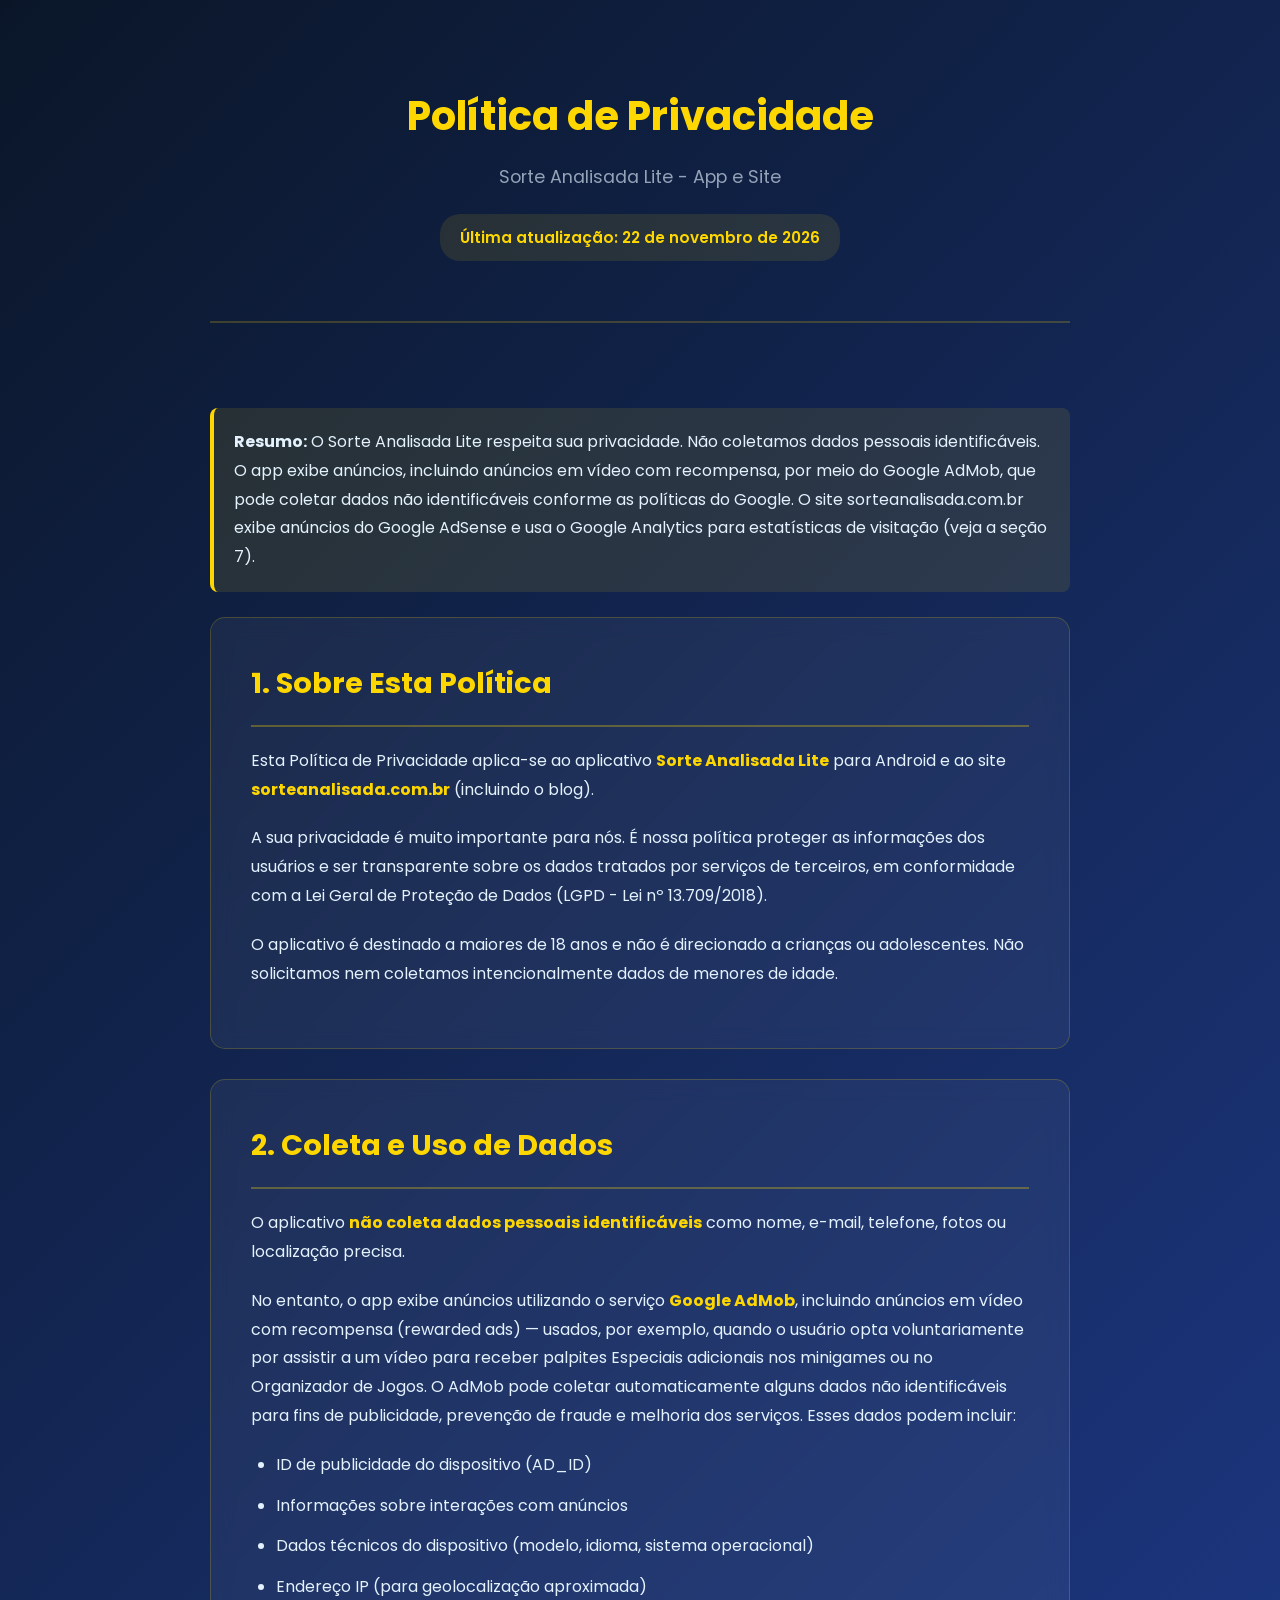
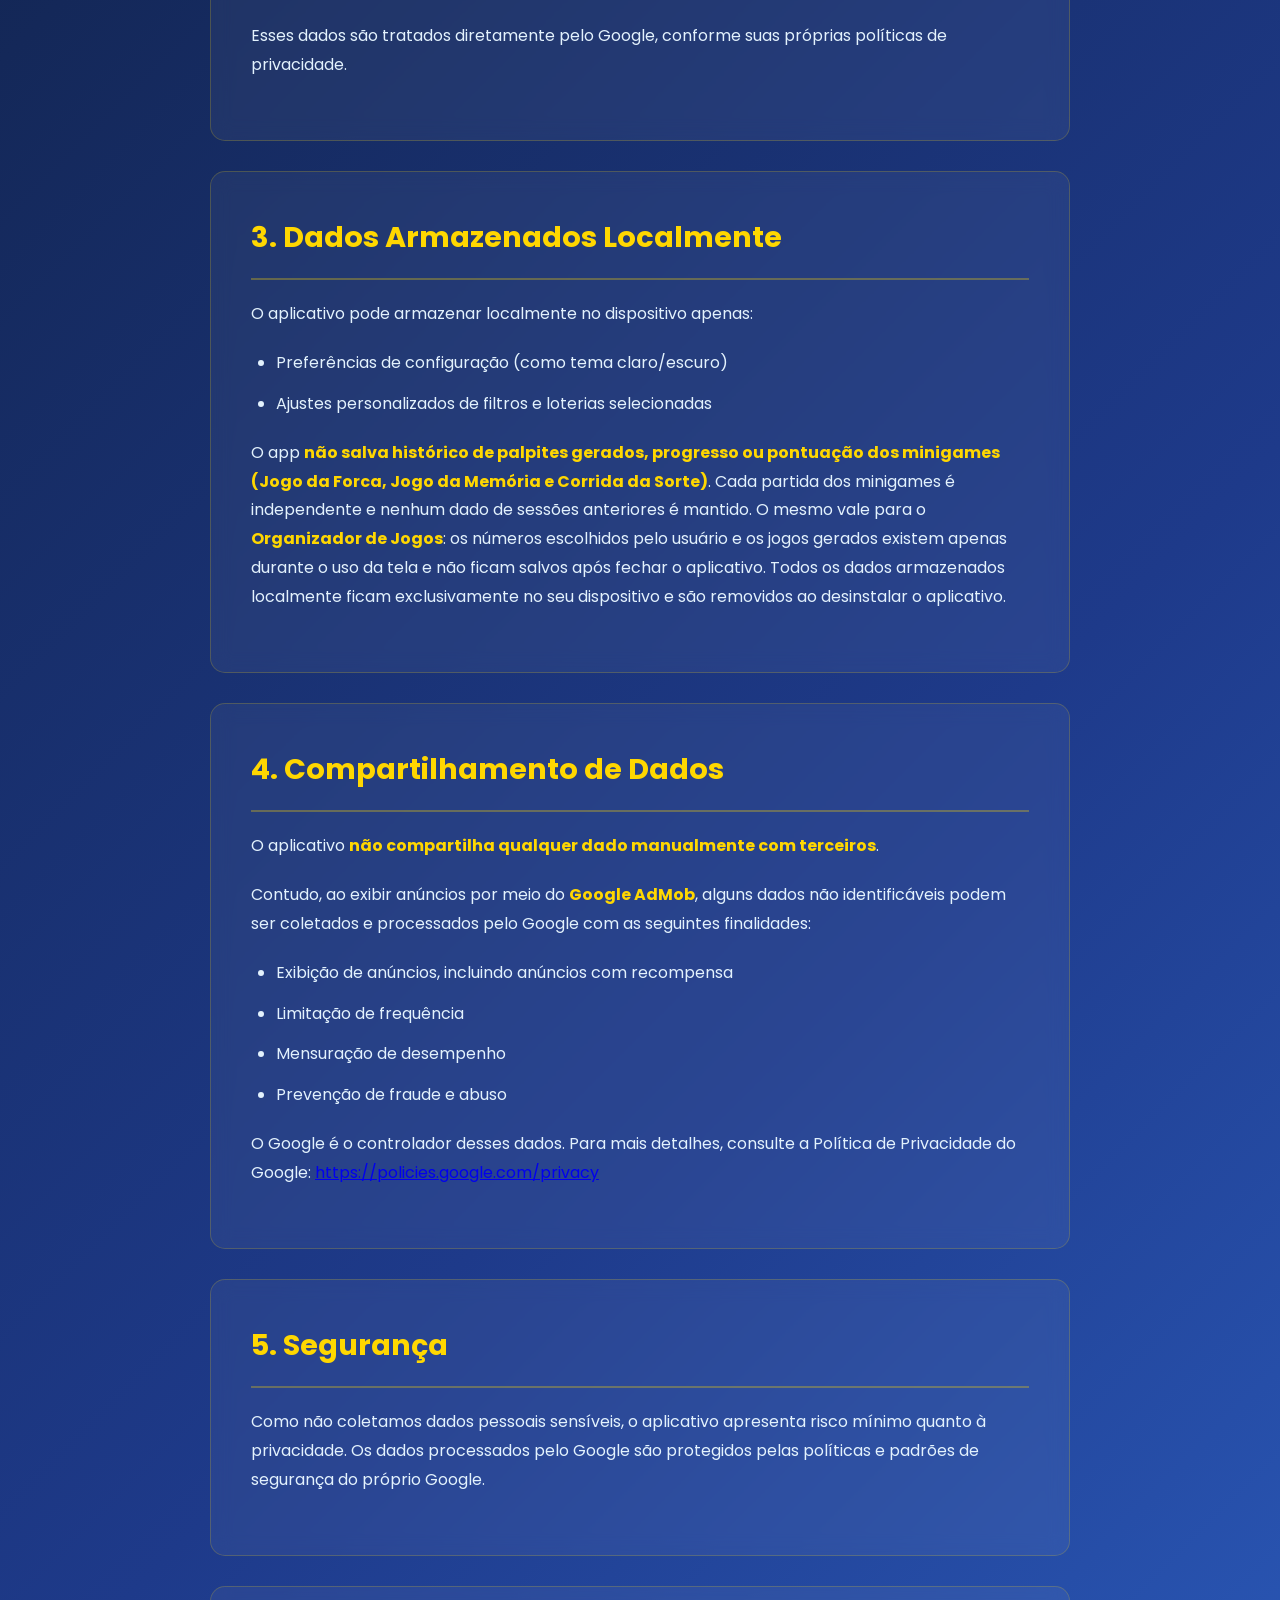
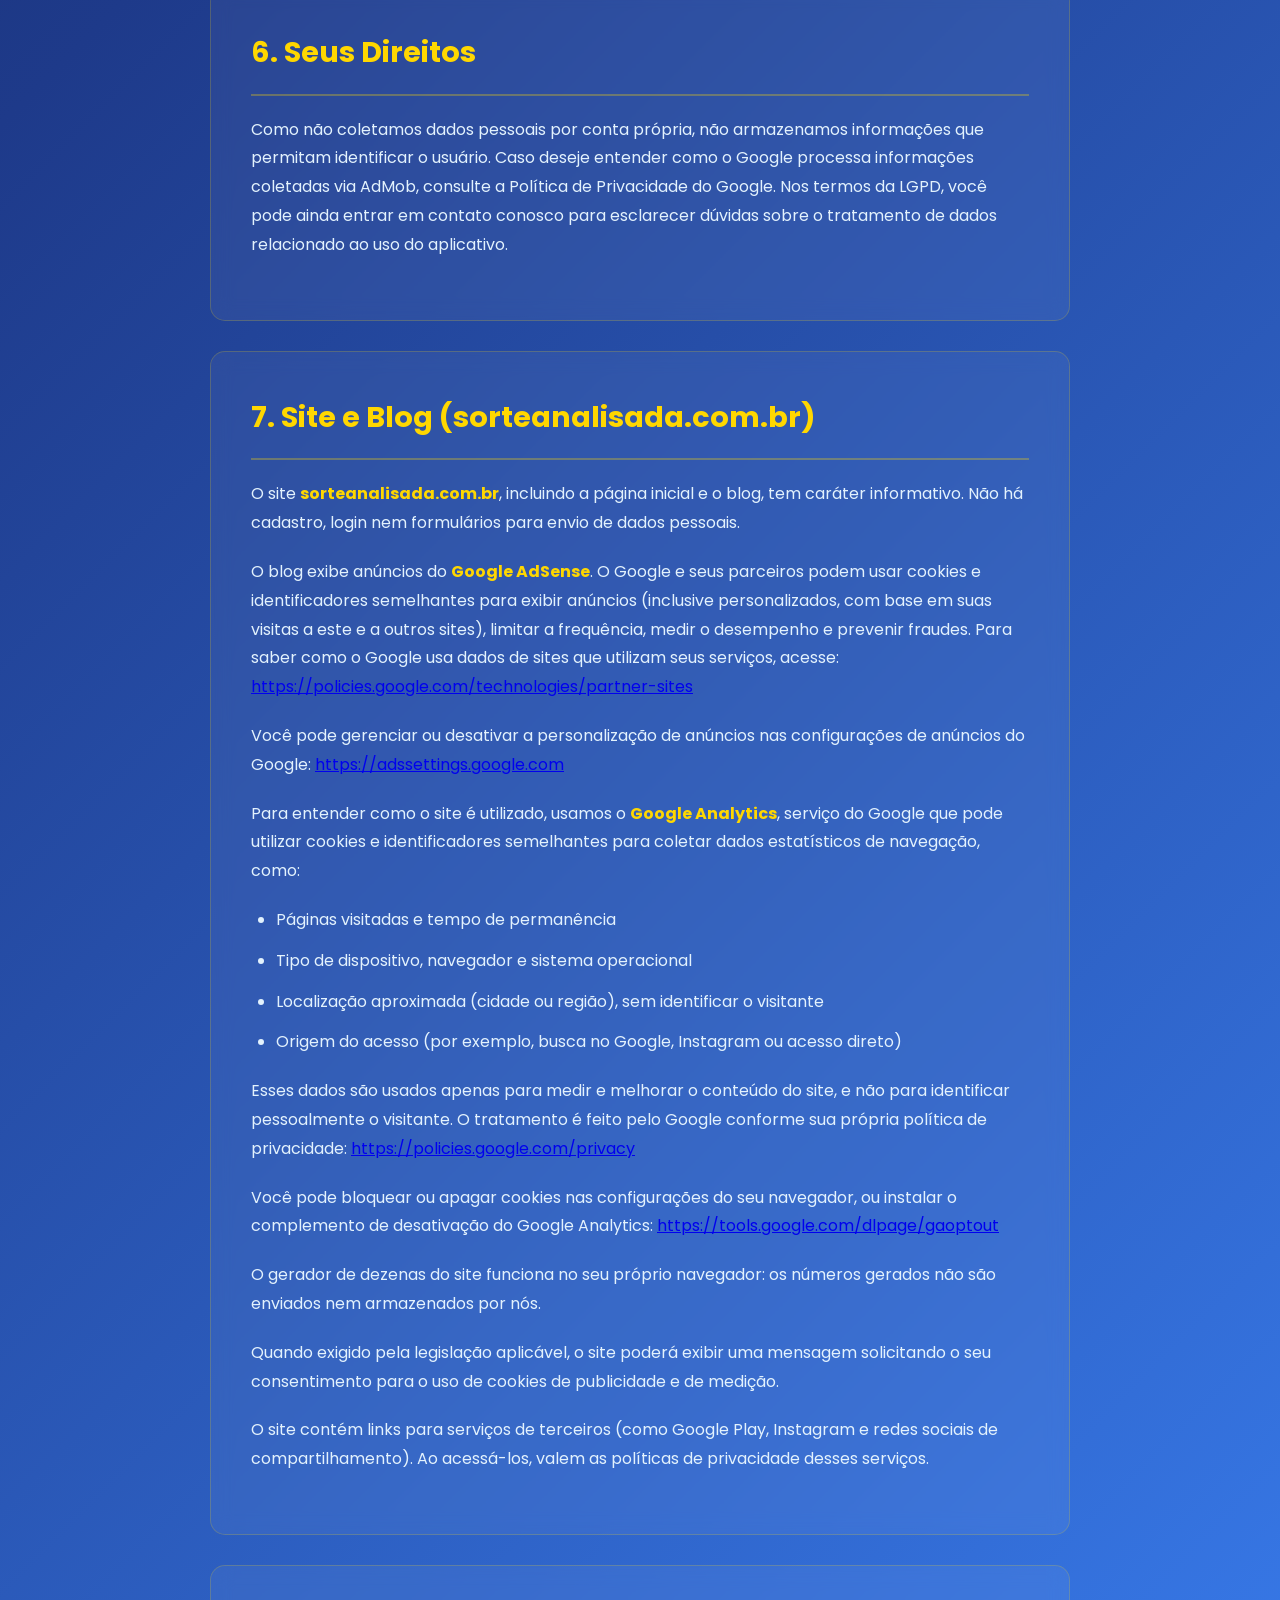
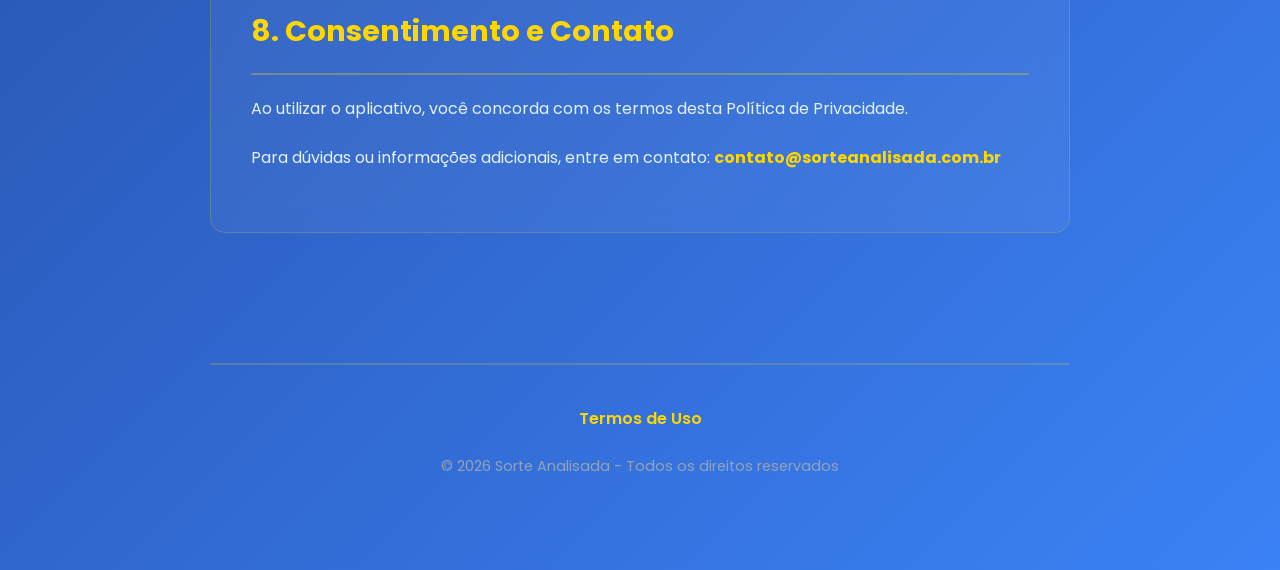
<file: privacy.html>
<!DOCTYPE html>
<html lang="pt-BR">
<head>
    <meta charset="UTF-8">
    <meta name="viewport" content="width=device-width, initial-scale=1.0">
    <title>Política de Privacidade - Sorte Analisada Lite</title>
    <meta name="description" content="Política de Privacidade do Sorte Analisada Lite. Entenda como tratamos seus dados no app e no site.">
    <meta name="robots" content="index, follow">
    <link rel="canonical" href="https://sorteanalisada.com.br/privacy">
    <link href="https://fonts.googleapis.com/css2?family=Poppins:wght@300;400;600;700&display=swap" rel="stylesheet">

    <style>
        :root {
            --primary-gold: #FFD700;
            --dark-blue: #0A1628;
            --light-blue: #1E3A8A;
            --text-light: #E3F2FD;
            --text-gray: #94A3B8;
            --gradient-primary: linear-gradient(135deg, #0A1628 0%, #1E3A8A 50%, #3B82F6 100%);
        }

        * {
            margin: 0;
            padding: 0;
            box-sizing: border-box;
        }

        body {
            font-family: 'Poppins', sans-serif;
            background: var(--gradient-primary);
            color: var(--text-light);
            line-height: 1.8;
            min-height: 100vh;
        }

        .container {
            max-width: 900px;
            margin: 0 auto;
            padding: 40px 20px;
        }

        header {
            text-align: center;
            padding: 40px 0 60px;
            border-bottom: 2px solid rgba(255, 215, 0, 0.2);
        }

        header h1 {
            font-size: 2.5rem;
            color: var(--primary-gold);
            margin-bottom: 10px;
        }

        .subtitle {
            color: var(--text-gray);
            font-size: 1.1rem;
            margin-top: 10px;
        }

        .last-update {
            display: inline-block;
            background: rgba(255, 215, 0, 0.1);
            padding: 10px 20px;
            border-radius: 20px;
            color: var(--primary-gold);
            font-weight: 600;
            margin-top: 20px;
            font-size: 0.95rem;
        }

        main {
            padding: 60px 0;
        }

        .policy-section {
            background: rgba(255, 255, 255, 0.05);
            border: 1px solid rgba(255, 215, 0, 0.2);
            border-radius: 15px;
            padding: 40px;
            margin-bottom: 30px;
            backdrop-filter: blur(10px);
        }

        .policy-section h2 {
            color: var(--primary-gold);
            font-size: 1.8rem;
            margin-bottom: 20px;
            padding-bottom: 15px;
            border-bottom: 2px solid rgba(255, 215, 0, 0.3);
        }

        .policy-section p {
            margin-bottom: 20px;
            color: var(--text-light);
        }

        .policy-section strong {
            color: var(--primary-gold);
        }

        .policy-section ul {
            margin-left: 25px;
            margin-bottom: 20px;
        }

        .policy-section ul li {
            margin-bottom: 12px;
            color: var(--text-light);
        }

        .highlight-box {
            background: rgba(255, 215, 0, 0.1);
            border-left: 4px solid var(--primary-gold);
            padding: 20px;
            margin: 25px 0;
            border-radius: 8px;
        }

        .highlight-box p {
            margin-bottom: 0;
        }

        .back-button {
            display: inline-block;
            background: linear-gradient(135deg, #FFD700 0%, #FFC107 100%);
            color: var(--dark-blue);
            padding: 15px 35px;
            border-radius: 50px;
            text-decoration: none;
            font-weight: 600;
            font-size: 1.1rem;
            transition: all 0.3s ease;
            box-shadow: 0 10px 30px rgba(255, 215, 0, 0.3);
            margin-top: 20px;
        }

        .back-button:hover {
            transform: translateY(-3px);
            box-shadow: 0 15px 40px rgba(255, 215, 0, 0.5);
        }

        footer {
            text-align: center;
            padding: 40px 0;
            border-top: 2px solid rgba(255, 215, 0, 0.2);
            margin-top: 40px;
        }

        footer p {
            color: var(--text-gray);
            margin-bottom: 10px;
        }

        footer a {
            color: var(--primary-gold);
            text-decoration: none;
            font-weight: 600;
        }

        footer a:hover {
            text-decoration: underline;
        }

        @media (max-width: 768px) {
            .container {
                padding: 20px 15px;
            }

            header h1 {
                font-size: 2rem;
            }

            .policy-section {
                padding: 25px 20px;
            }

            .policy-section h2 {
                font-size: 1.5rem;
            }

            .back-button {
                width: 100%;
                text-align: center;
            }
        }
    </style>
</head>
<body>
    <div class="container">
        <header>
            <h1>Política de Privacidade</h1>
            <p class="subtitle">Sorte Analisada Lite - App e Site</p>
            <div class="last-update">Última atualização: 22 de novembro de 2026</div>
        </header>

        <main>
            <div class="highlight-box">
                <p><strong>Resumo:</strong> O Sorte Analisada Lite respeita sua privacidade. Não coletamos dados pessoais identificáveis. O app exibe anúncios, incluindo anúncios em vídeo com recompensa, por meio do Google AdMob, que pode coletar dados não identificáveis conforme as políticas do Google. O site sorteanalisada.com.br exibe anúncios do Google AdSense e usa o Google Analytics para estatísticas de visitação (veja a seção 7).</p>
            </div>

            <div class="policy-section">
                <h2>1. Sobre Esta Política</h2>
                <p>
                    Esta Política de Privacidade aplica-se ao aplicativo <strong>Sorte Analisada Lite</strong> para Android e ao site <strong>sorteanalisada.com.br</strong> (incluindo o blog).
                </p>
                <p>
                    A sua privacidade é muito importante para nós. É nossa política proteger as informações dos usuários e ser transparente sobre os dados tratados por serviços de terceiros, em conformidade com a Lei Geral de Proteção de Dados (LGPD - Lei nº 13.709/2018).
                </p>
                <p>
                    O aplicativo é destinado a maiores de 18 anos e não é direcionado a crianças ou adolescentes. Não solicitamos nem coletamos intencionalmente dados de menores de idade.
                </p>
            </div>

            <div class="policy-section">
                <h2>2. Coleta e Uso de Dados</h2>
                <p>
                    O aplicativo <strong>não coleta dados pessoais identificáveis</strong> como nome, e-mail, telefone, fotos ou localização precisa.
                </p>
                <p>No entanto, o app exibe anúncios utilizando o serviço <strong>Google AdMob</strong>, incluindo anúncios em vídeo com recompensa (rewarded ads) — usados, por exemplo, quando o usuário opta voluntariamente por assistir a um vídeo para receber palpites Especiais adicionais nos minigames ou no Organizador de Jogos. O AdMob pode coletar automaticamente alguns dados não identificáveis para fins de publicidade, prevenção de fraude e melhoria dos serviços. Esses dados podem incluir:</p>
                <ul>
                    <li>ID de publicidade do dispositivo (AD_ID)</li>
                    <li>Informações sobre interações com anúncios</li>
                    <li>Dados técnicos do dispositivo (modelo, idioma, sistema operacional)</li>
                    <li>Endereço IP (para geolocalização aproximada)</li>
                </ul>
                <p>
                    Esses dados são tratados diretamente pelo Google, conforme suas próprias políticas de privacidade.
                </p>
            </div>

            <div class="policy-section">
                <h2>3. Dados Armazenados Localmente</h2>
                <p>
                    O aplicativo pode armazenar localmente no dispositivo apenas:
                </p>
                <ul>
                    <li>Preferências de configuração (como tema claro/escuro)</li>
                    <li>Ajustes personalizados de filtros e loterias selecionadas</li>
                </ul>
                <p>
                    O app <strong>não salva histórico de palpites gerados, progresso ou pontuação dos minigames (Jogo da Forca, Jogo da Memória e Corrida da Sorte)</strong>. Cada partida dos minigames é independente e nenhum dado de sessões anteriores é mantido. O mesmo vale para o <strong>Organizador de Jogos</strong>: os números escolhidos pelo usuário e os jogos gerados existem apenas durante o uso da tela e não ficam salvos após fechar o aplicativo. Todos os dados armazenados localmente ficam exclusivamente no seu dispositivo e são removidos ao desinstalar o aplicativo.
                </p>
            </div>

            <div class="policy-section">
                <h2>4. Compartilhamento de Dados</h2>
                <p>
                    O aplicativo <strong>não compartilha qualquer dado manualmente com terceiros</strong>.
                </p>
                <p>
                    Contudo, ao exibir anúncios por meio do <strong>Google AdMob</strong>, alguns dados não identificáveis podem ser coletados e processados pelo Google com as seguintes finalidades:
                </p>
                <ul>
                    <li>Exibição de anúncios, incluindo anúncios com recompensa</li>
                    <li>Limitação de frequência</li>
                    <li>Mensuração de desempenho</li>
                    <li>Prevenção de fraude e abuso</li>
                </ul>
                <p>
                    O Google é o controlador desses dados. Para mais detalhes, consulte a Política de Privacidade do Google:
                    <a href="https://policies.google.com/privacy" target="_blank">https://policies.google.com/privacy</a>
                </p>
            </div>

            <div class="policy-section">
                <h2>5. Segurança</h2>
                <p>
                    Como não coletamos dados pessoais sensíveis, o aplicativo apresenta risco mínimo quanto à privacidade. Os dados processados pelo Google são protegidos pelas políticas e padrões de segurança do próprio Google.
                </p>
            </div>

            <div class="policy-section">
                <h2>6. Seus Direitos</h2>
                <p>
                    Como não coletamos dados pessoais por conta própria, não armazenamos informações que permitam identificar o usuário.
                    Caso deseje entender como o Google processa informações coletadas via AdMob, consulte a Política de Privacidade do Google. Nos termos da LGPD, você pode ainda entrar em contato conosco para esclarecer dúvidas sobre o tratamento de dados relacionado ao uso do aplicativo.
                </p>
            </div>

            <div class="policy-section">
                <h2>7. Site e Blog (sorteanalisada.com.br)</h2>
                <p>
                    O site <strong>sorteanalisada.com.br</strong>, incluindo a página inicial e o blog, tem caráter informativo. Não há cadastro, login nem formulários para envio de dados pessoais.
                </p>
                <p>
                    O blog exibe anúncios do <strong>Google AdSense</strong>. O Google e seus parceiros podem usar cookies e identificadores semelhantes para exibir anúncios (inclusive personalizados, com base em suas visitas a este e a outros sites), limitar a frequência, medir o desempenho e prevenir fraudes. Para saber como o Google usa dados de sites que utilizam seus serviços, acesse:
                    <a href="https://policies.google.com/technologies/partner-sites" target="_blank">https://policies.google.com/technologies/partner-sites</a>
                </p>
                <p>
                    Você pode gerenciar ou desativar a personalização de anúncios nas configurações de anúncios do Google:
                    <a href="https://adssettings.google.com" target="_blank">https://adssettings.google.com</a>
                </p>
                <p>
                    Para entender como o site é utilizado, usamos o <strong>Google Analytics</strong>, serviço do Google que pode utilizar cookies e identificadores semelhantes para coletar dados estatísticos de navegação, como:
                </p>
                <ul>
                    <li>Páginas visitadas e tempo de permanência</li>
                    <li>Tipo de dispositivo, navegador e sistema operacional</li>
                    <li>Localização aproximada (cidade ou região), sem identificar o visitante</li>
                    <li>Origem do acesso (por exemplo, busca no Google, Instagram ou acesso direto)</li>
                </ul>
                <p>
                    Esses dados são usados apenas para medir e melhorar o conteúdo do site, e não para identificar pessoalmente o visitante. O tratamento é feito pelo Google conforme sua própria política de privacidade:
                    <a href="https://policies.google.com/privacy" target="_blank">https://policies.google.com/privacy</a>
                </p>
                <p>
                    Você pode bloquear ou apagar cookies nas configurações do seu navegador, ou instalar o complemento de desativação do Google Analytics:
                    <a href="https://tools.google.com/dlpage/gaoptout" target="_blank">https://tools.google.com/dlpage/gaoptout</a>
                </p>
                <p>
                    O gerador de dezenas do site funciona no seu próprio navegador: os números gerados não são enviados nem armazenados por nós.
                </p>
                <p>
                    Quando exigido pela legislação aplicável, o site poderá exibir uma mensagem solicitando o seu consentimento para o uso de cookies de publicidade e de medição.
                </p>
                <p>
                    O site contém links para serviços de terceiros (como Google Play, Instagram e redes sociais de compartilhamento). Ao acessá-los, valem as políticas de privacidade desses serviços.
                </p>
            </div>

            <div class="policy-section">
                <h2>8. Consentimento e Contato</h2>
                <p>
                    Ao utilizar o aplicativo, você concorda com os termos desta Política de Privacidade.
                </p>
                <p>
                    Para dúvidas ou informações adicionais, entre em contato: <strong>contato@sorteanalisada.com.br</strong>
                </p>
            </div>
        </main>

        <footer>
            <p><a href="/terms">Termos de Uso</a></p>
            <p style="color: var(--text-gray); font-size: 0.9rem; margin-top: 20px;">
                © 2026 Sorte Analisada - Todos os direitos reservados
            </p>
        </footer>
    </div>
</body>
</html>
</file>
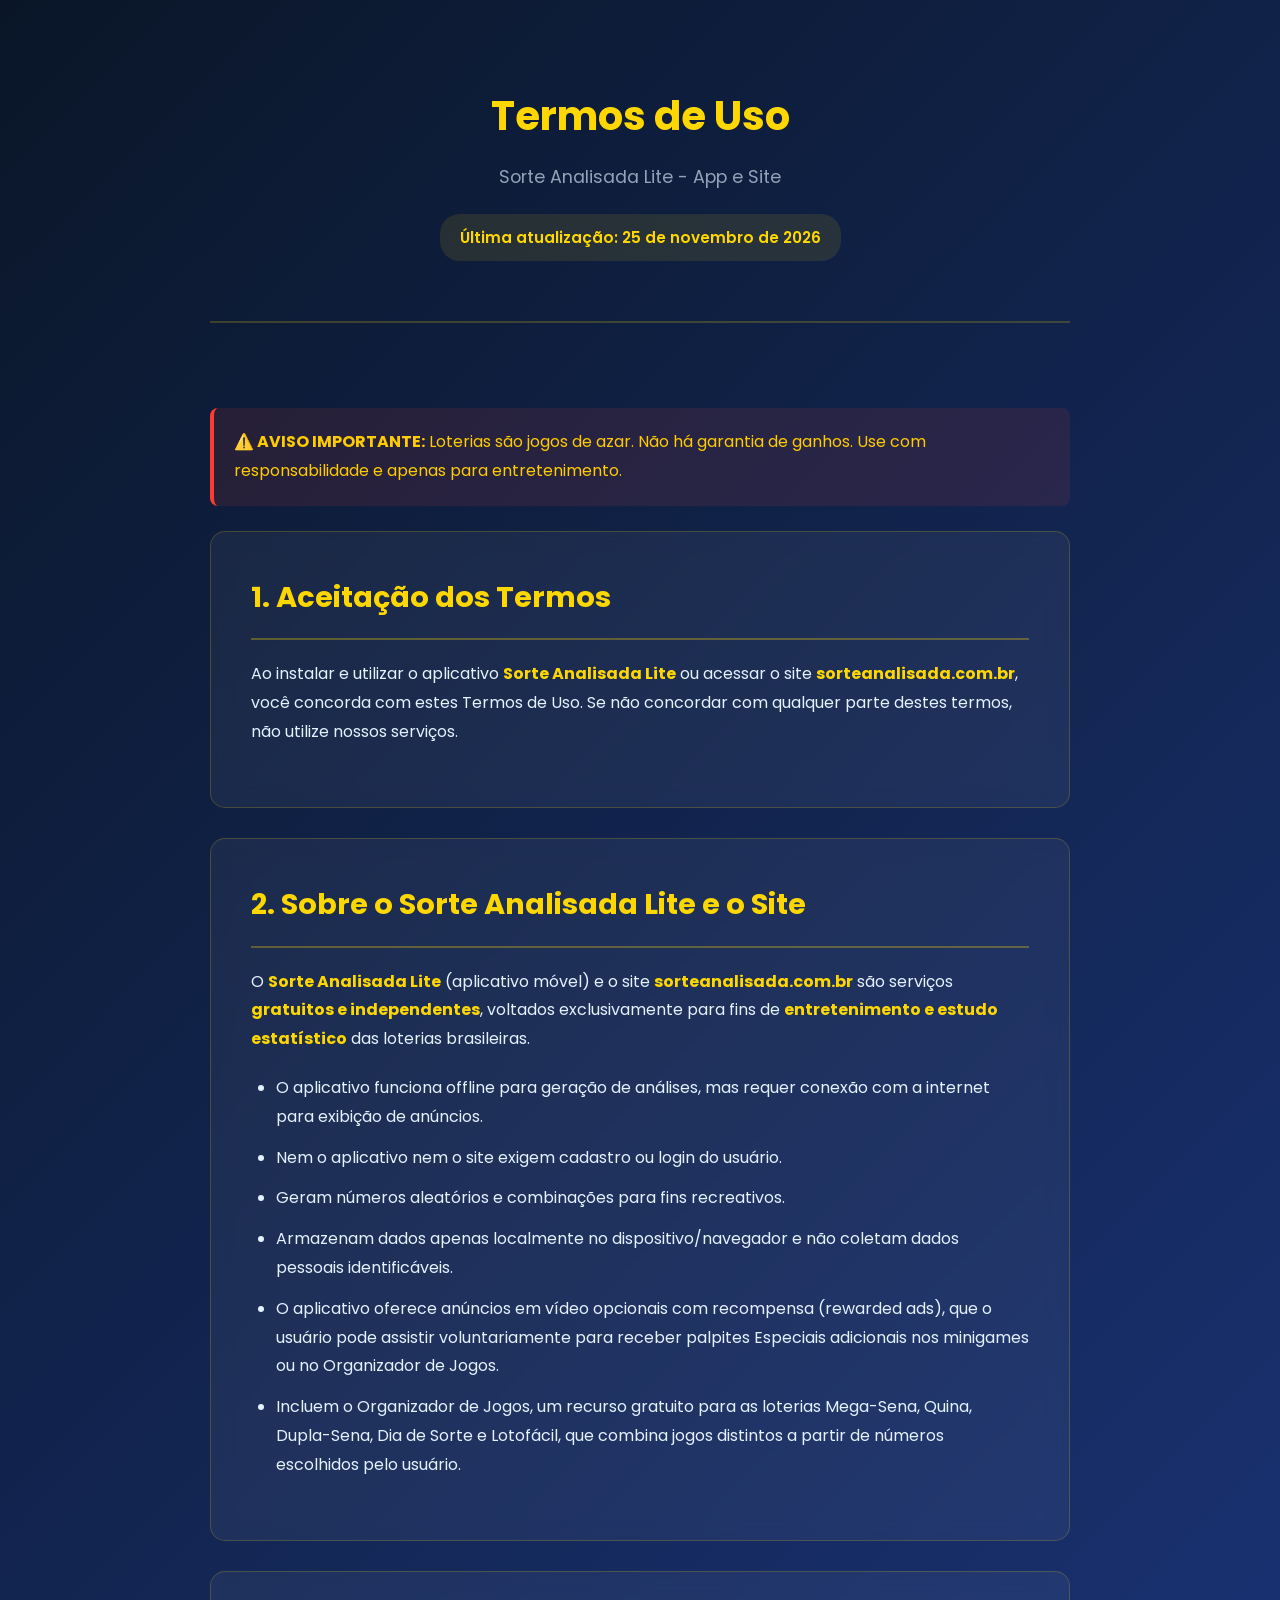
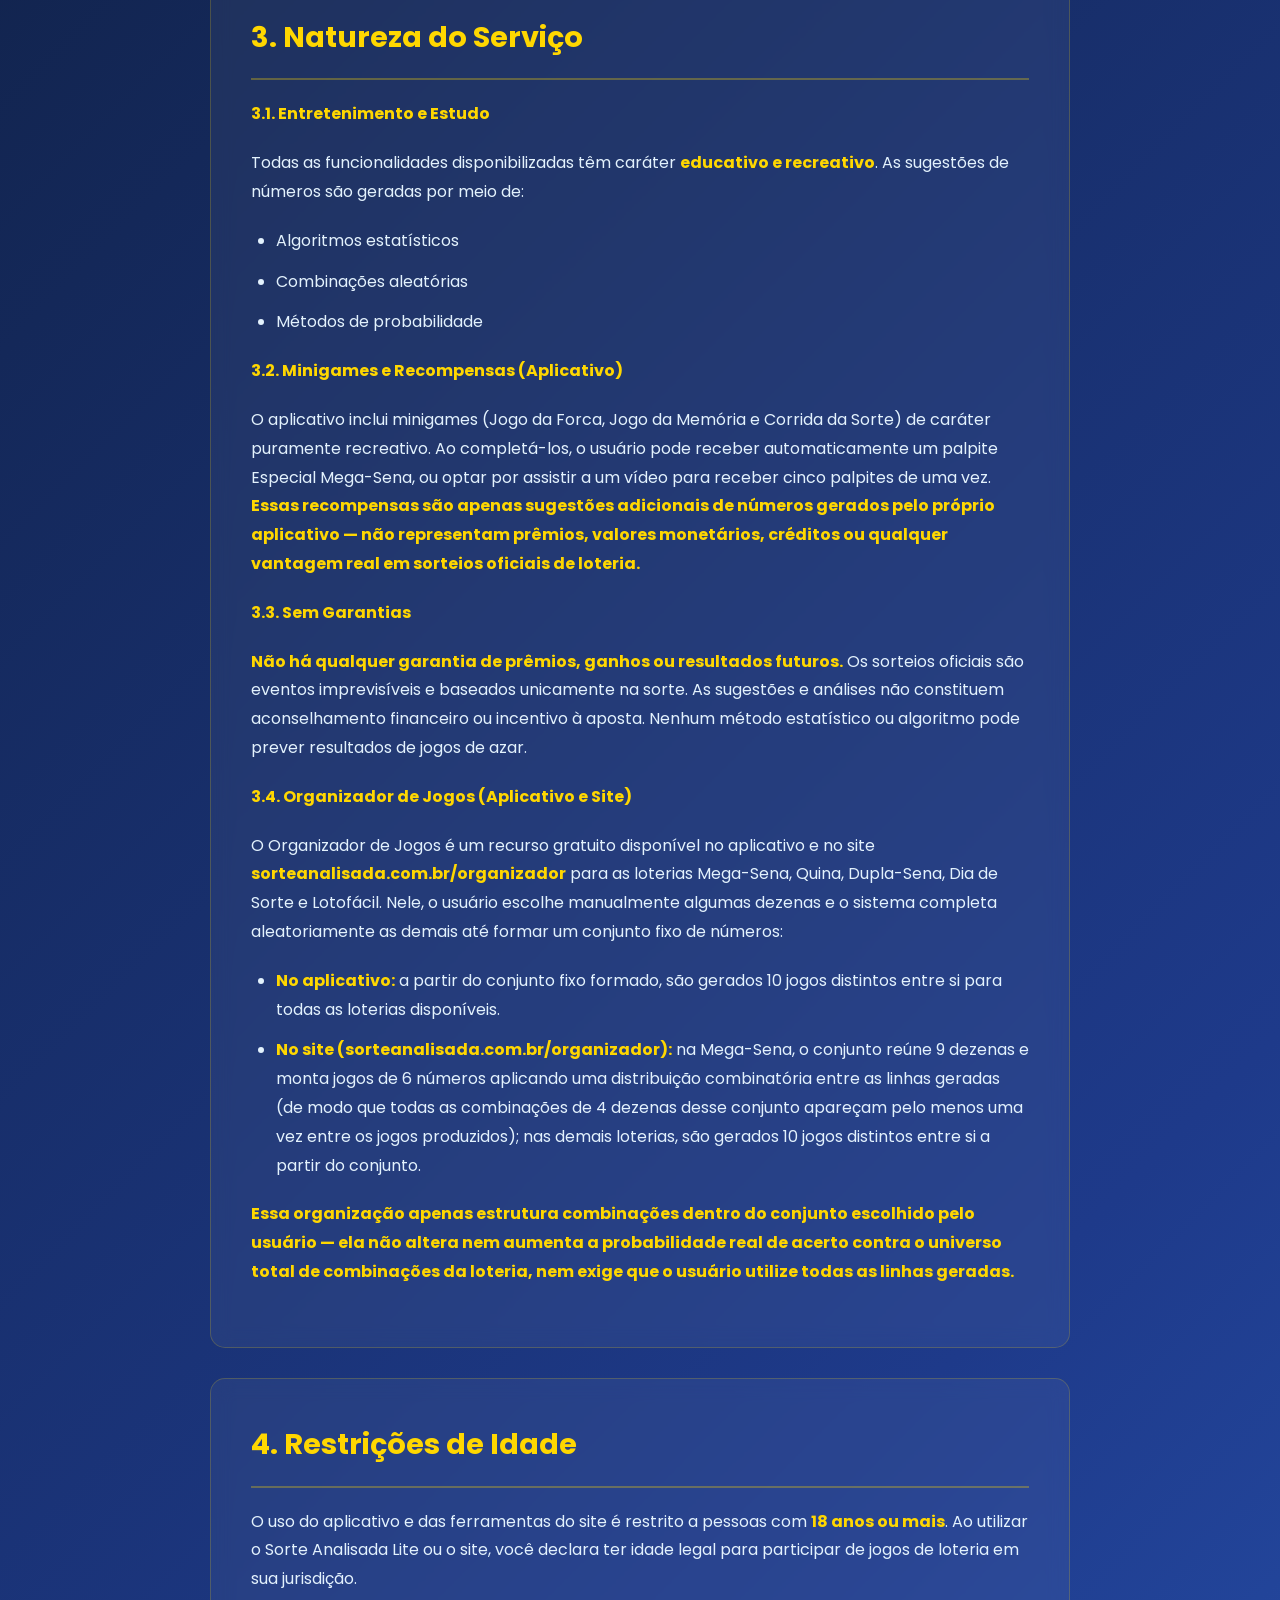
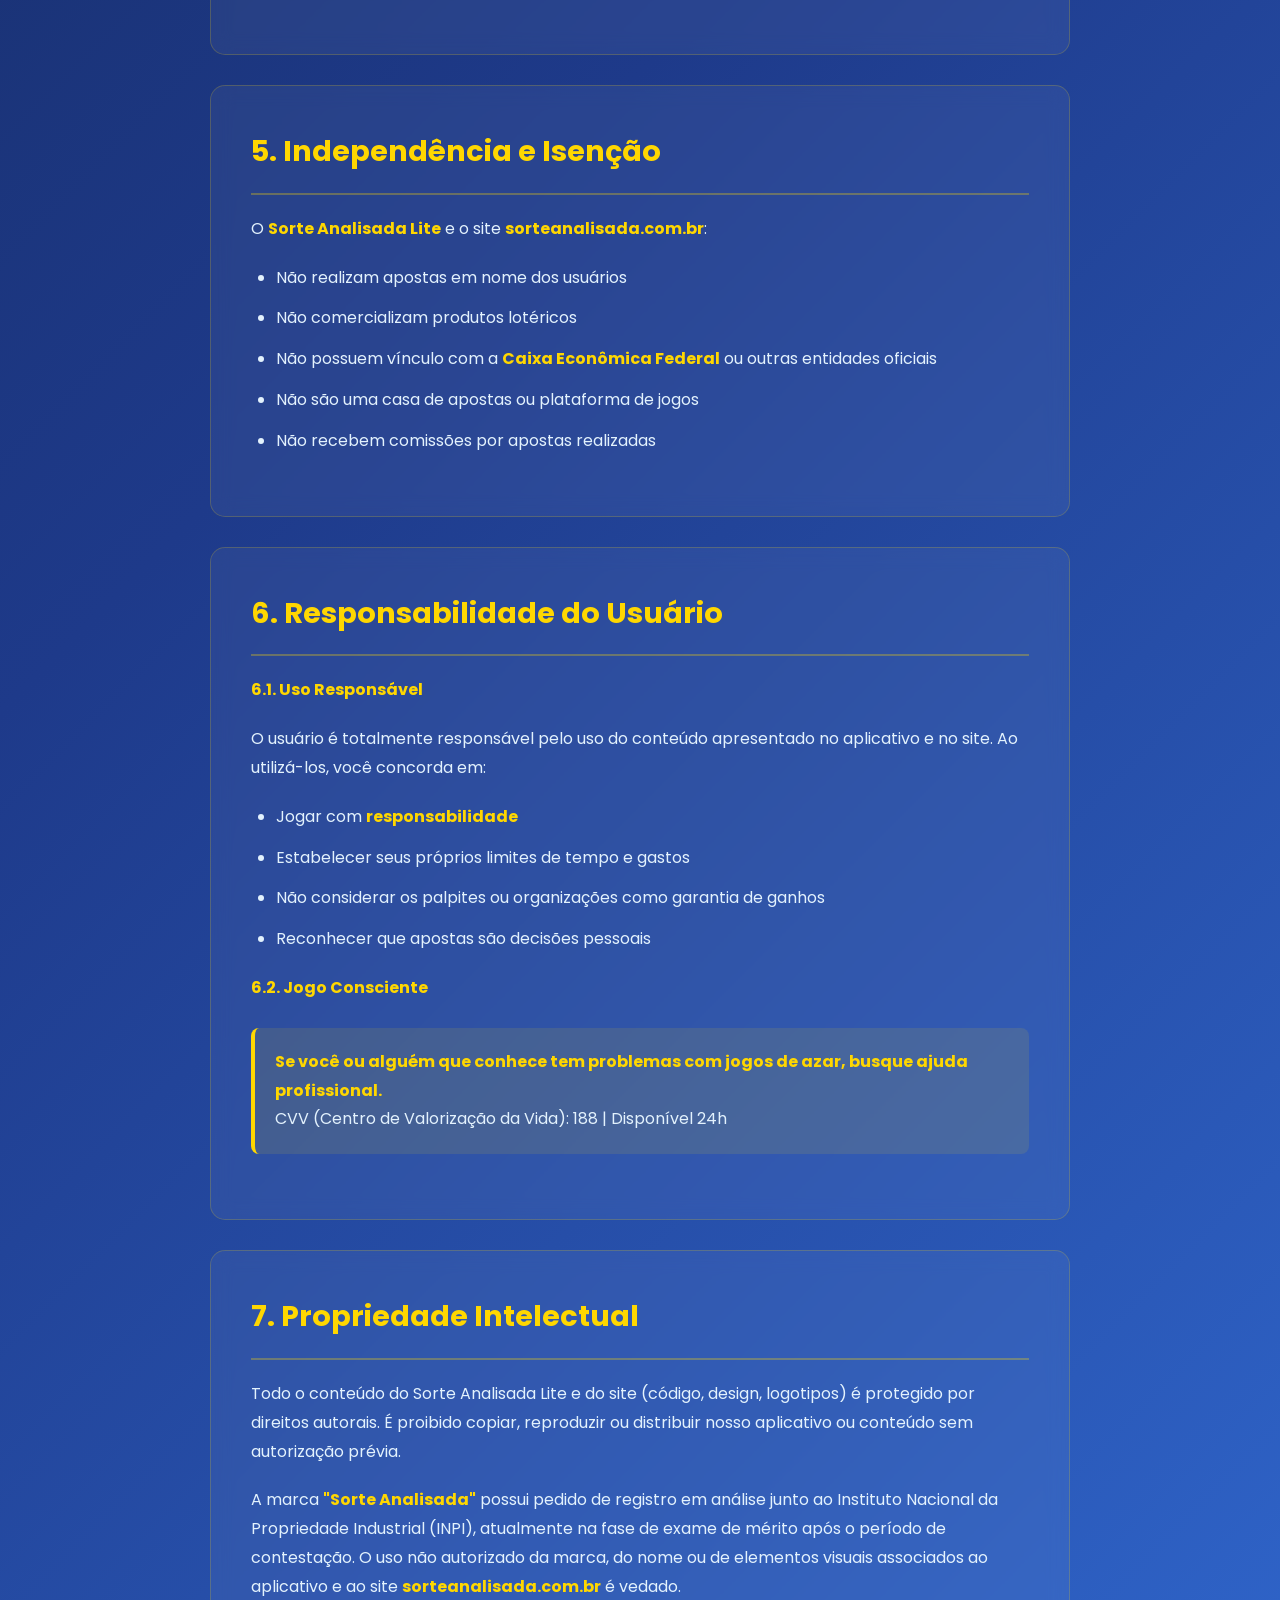
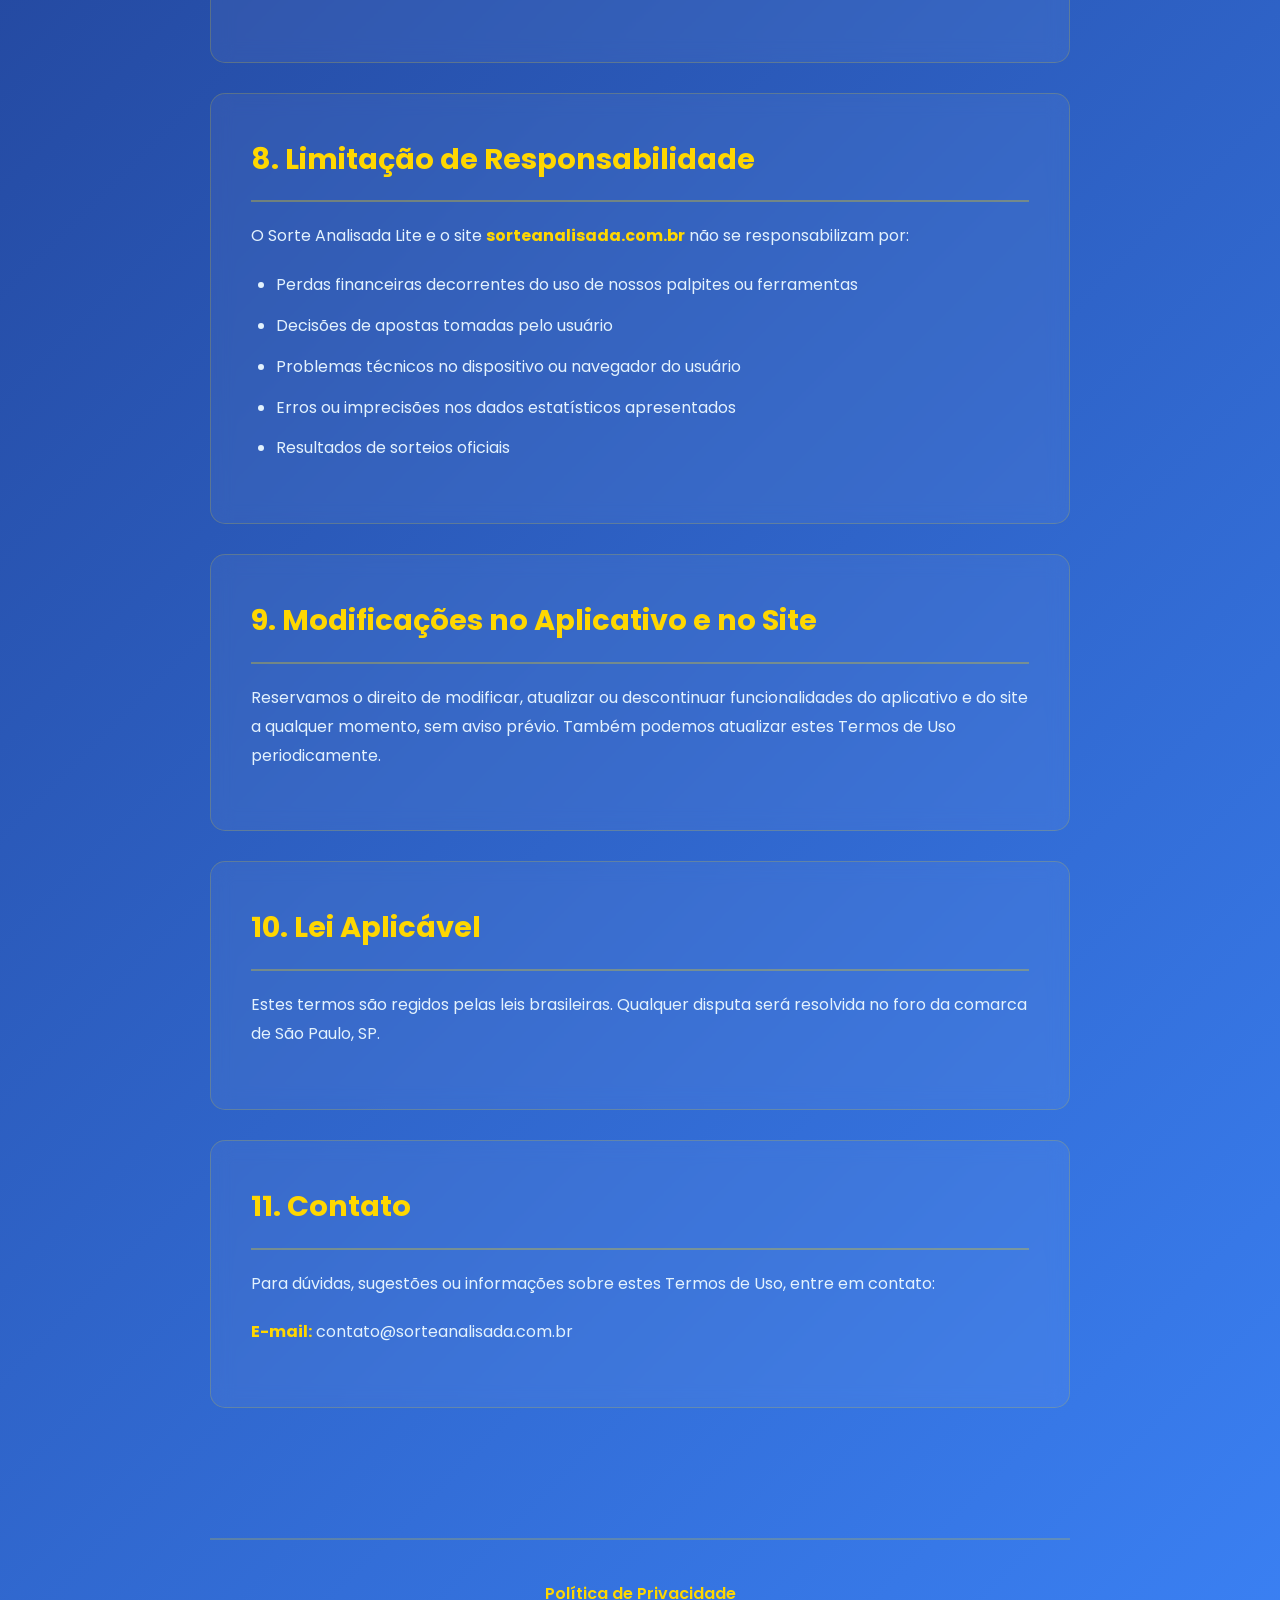
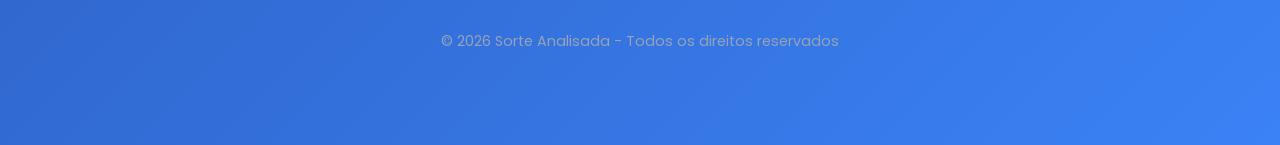
<file: terms.html>
<!DOCTYPE html>
<html lang="pt-BR">
<head>
    <meta charset="UTF-8">
    <meta name="viewport" content="width=device-width, initial-scale=1.0">
    <title>Termos de Uso - Sorte Analisada Lite</title>
    <meta name="description" content="Termos de Uso do Sorte Analisada Lite. Entenda as condições para utilizar nosso aplicativo e site.">
    <meta name="robots" content="index, follow">
    <link rel="canonical" href="https://sorteanalisada.com.br/terms">
    <link href="https://fonts.googleapis.com/css2?family=Poppins:wght@300;400;600;700&display=swap" rel="stylesheet">

    <style>
        :root {
            --primary-gold: #FFD700;
            --dark-blue: #0A1628;
            --light-blue: #1E3A8A;
            --text-light: #E3F2FD;
            --text-gray: #94A3B8;
            --gradient-primary: linear-gradient(135deg, #0A1628 0%, #1E3A8A 50%, #3B82F6 100%);
        }

        * {
            margin: 0;
            padding: 0;
            box-sizing: border-box;
        }

        body {
            font-family: 'Poppins', sans-serif;
            background: var(--gradient-primary);
            color: var(--text-light);
            line-height: 1.8;
            min-height: 100vh;
        }

        .container {
            max-width: 900px;
            margin: 0 auto;
            padding: 40px 20px;
        }

        header {
            text-align: center;
            padding: 40px 0 60px;
            border-bottom: 2px solid rgba(255, 215, 0, 0.2);
        }

        header h1 {
            font-size: 2.5rem;
            color: var(--primary-gold);
            margin-bottom: 10px;
        }

        .subtitle {
            color: var(--text-gray);
            font-size: 1.1rem;
            margin-top: 10px;
        }

        .last-update {
            display: inline-block;
            background: rgba(255, 215, 0, 0.1);
            padding: 10px 20px;
            border-radius: 20px;
            color: var(--primary-gold);
            font-weight: 600;
            margin-top: 20px;
            font-size: 0.95rem;
        }

        main {
            padding: 60px 0;
        }

        .policy-section {
            background: rgba(255, 255, 255, 0.05);
            border: 1px solid rgba(255, 215, 0, 0.2);
            border-radius: 15px;
            padding: 40px;
            margin-bottom: 30px;
            backdrop-filter: blur(10px);
        }

        .policy-section h2 {
            color: var(--primary-gold);
            font-size: 1.8rem;
            margin-bottom: 20px;
            padding-bottom: 15px;
            border-bottom: 2px solid rgba(255, 215, 0, 0.3);
        }

        .policy-section p {
            margin-bottom: 20px;
            color: var(--text-light);
        }

        .policy-section strong {
            color: var(--primary-gold);
        }

        .policy-section ul {
            margin-left: 25px;
            margin-bottom: 20px;
        }

        .policy-section ul li {
            margin-bottom: 12px;
            color: var(--text-light);
        }

        .warning-box {
            background: rgba(255, 59, 48, 0.1);
            border-left: 4px solid #ff3b30;
            padding: 20px;
            margin: 25px 0;
            border-radius: 8px;
        }

        .warning-box p {
            margin-bottom: 0;
            color: #ffcc00;
        }

        .highlight-box {
            background: rgba(255, 215, 0, 0.1);
            border-left: 4px solid var(--primary-gold);
            padding: 20px;
            margin: 25px 0;
            border-radius: 8px;
        }

        .highlight-box p {
            margin-bottom: 0;
        }

        .back-button {
            display: inline-block;
            background: linear-gradient(135deg, #FFD700 0%, #FFC107 100%);
            color: var(--dark-blue);
            padding: 15px 35px;
            border-radius: 50px;
            text-decoration: none;
            font-weight: 600;
            font-size: 1.1rem;
            transition: all 0.3s ease;
            box-shadow: 0 10px 30px rgba(255, 215, 0, 0.3);
            margin-top: 20px;
        }

        .back-button:hover {
            transform: translateY(-3px);
            box-shadow: 0 15px 40px rgba(255, 215, 0, 0.5);
        }

        footer {
            text-align: center;
            padding: 40px 0;
            border-top: 2px solid rgba(255, 215, 0, 0.2);
            margin-top: 40px;
        }

        footer p {
            color: var(--text-gray);
            margin-bottom: 10px;
        }

        footer a {
            color: var(--primary-gold);
            text-decoration: none;
            font-weight: 600;
        }

        footer a:hover {
            text-decoration: underline;
        }

        @media (max-width: 768px) {
            .container {
                padding: 20px 15px;
            }

            header h1 {
                font-size: 2rem;
            }

            .policy-section {
                padding: 25px 20px;
            }

            .policy-section h2 {
                font-size: 1.5rem;
            }

            .back-button {
                width: 100%;
                text-align: center;
            }
        }
    </style>
</head>
<body>
    <div class="container">
        <header>
            <h1>Termos de Uso</h1>
            <p class="subtitle">Sorte Analisada Lite - App e Site</p>
            <div class="last-update">Última atualização: 25 de novembro de 2026</div>
        </header>

        <main>
            <div class="warning-box">
                <p><strong>⚠️ AVISO IMPORTANTE:</strong> Loterias são jogos de azar. Não há garantia de ganhos. Use com responsabilidade e apenas para entretenimento.</p>
            </div>

            <div class="policy-section">
                <h2>1. Aceitação dos Termos</h2>
                <p>
                    Ao instalar e utilizar o aplicativo <strong>Sorte Analisada Lite</strong> ou acessar o site <strong>sorteanalisada.com.br</strong>, você concorda com estes Termos de Uso. Se não concordar com qualquer parte destes termos, não utilize nossos serviços.
                </p>
            </div>

            <div class="policy-section">
                <h2>2. Sobre o Sorte Analisada Lite e o Site</h2>
                <p>
                    O <strong>Sorte Analisada Lite</strong> (aplicativo móvel) e o site <strong>sorteanalisada.com.br</strong> são serviços <strong>gratuitos e independentes</strong>, voltados exclusivamente para fins de <strong>entretenimento e estudo estatístico</strong> das loterias brasileiras.
                </p>
                <ul>
                    <li>O aplicativo funciona offline para geração de análises, mas requer conexão com a internet para exibição de anúncios.</li>
                    <li>Nem o aplicativo nem o site exigem cadastro ou login do usuário.</li>
                    <li>Geram números aleatórios e combinações para fins recreativos.</li>
                    <li>Armazenam dados apenas localmente no dispositivo/navegador e não coletam dados pessoais identificáveis.</li>
                    <li>O aplicativo oferece anúncios em vídeo opcionais com recompensa (rewarded ads), que o usuário pode assistir voluntariamente para receber palpites Especiais adicionais nos minigames ou no Organizador de Jogos.</li>
                    <li>Incluem o Organizador de Jogos, um recurso gratuito para as loterias Mega-Sena, Quina, Dupla-Sena, Dia de Sorte e Lotofácil, que combina jogos distintos a partir de números escolhidos pelo usuário.</li>
                </ul>
            </div>

            <div class="policy-section">
                <h2>3. Natureza do Serviço</h2>

                <p><strong>3.1. Entretenimento e Estudo</strong></p>
                <p>
                    Todas as funcionalidades disponibilizadas têm caráter <strong>educativo e recreativo</strong>. As sugestões de números são geradas por meio de:
                </p>
                <ul>
                    <li>Algoritmos estatísticos</li>
                    <li>Combinações aleatórias</li>
                    <li>Métodos de probabilidade</li>
                </ul>

                <p><strong>3.2. Minigames e Recompensas (Aplicativo)</strong></p>
                <p>
                    O aplicativo inclui minigames (Jogo da Forca, Jogo da Memória e Corrida da Sorte) de caráter puramente recreativo. Ao completá-los, o usuário pode receber automaticamente um palpite Especial Mega-Sena, ou optar por assistir a um vídeo para receber cinco palpites de uma vez. <strong>Essas recompensas são apenas sugestões adicionais de números gerados pelo próprio aplicativo — não representam prêmios, valores monetários, créditos ou qualquer vantagem real em sorteios oficiais de loteria.</strong>
                </p>

                <p><strong>3.3. Sem Garantias</strong></p>
                <p>
                    <strong>Não há qualquer garantia de prêmios, ganhos ou resultados futuros.</strong> Os sorteios oficiais são eventos imprevisíveis e baseados unicamente na sorte. As sugestões e análises não constituem aconselhamento financeiro ou incentivo à aposta. Nenhum método estatístico ou algoritmo pode prever resultados de jogos de azar.
                </p>

                <p><strong>3.4. Organizador de Jogos (Aplicativo e Site)</strong></p>
                <p>
                    O Organizador de Jogos é um recurso gratuito disponível no aplicativo e no site <strong>sorteanalisada.com.br/organizador</strong> para as loterias Mega-Sena, Quina, Dupla-Sena, Dia de Sorte e Lotofácil. Nele, o usuário escolhe manualmente algumas dezenas e o sistema completa aleatoriamente as demais até formar um conjunto fixo de números:
                </p>
                <ul>
                    <li><strong>No aplicativo:</strong> a partir do conjunto fixo formado, são gerados 10 jogos distintos entre si para todas as loterias disponíveis.</li>
                    <li><strong>No site (sorteanalisada.com.br/organizador):</strong> na Mega-Sena, o conjunto reúne 9 dezenas e monta jogos de 6 números aplicando uma distribuição combinatória entre as linhas geradas (de modo que todas as combinações de 4 dezenas desse conjunto apareçam pelo menos uma vez entre os jogos produzidos); nas demais loterias, são gerados 10 jogos distintos entre si a partir do conjunto.</li>
                </ul>
                <p>
                    <strong>Essa organização apenas estrutura combinações dentro do conjunto escolhido pelo usuário — ela não altera nem aumenta a probabilidade real de acerto contra o universo total de combinações da loteria, nem exige que o usuário utilize todas as linhas geradas.</strong>
                </p>
            </div>

            <div class="policy-section">
                <h2>4. Restrições de Idade</h2>
                <p>
                    O uso do aplicativo e das ferramentas do site é restrito a pessoas com <strong>18 anos ou mais</strong>. Ao utilizar o Sorte Analisada Lite ou o site, você declara ter idade legal para participar de jogos de loteria em sua jurisdição.
                </p>
            </div>

            <div class="policy-section">
                <h2>5. Independência e Isenção</h2>
                <p>
                    O <strong>Sorte Analisada Lite</strong> e o site <strong>sorteanalisada.com.br</strong>:
                </p>
                <ul>
                    <li>Não realizam apostas em nome dos usuários</li>
                    <li>Não comercializam produtos lotéricos</li>
                    <li>Não possuem vínculo com a <strong>Caixa Econômica Federal</strong> ou outras entidades oficiais</li>
                    <li>Não são uma casa de apostas ou plataforma de jogos</li>
                    <li>Não recebem comissões por apostas realizadas</li>
                </ul>
            </div>
            
            <div class="policy-section">
                <h2>6. Responsabilidade do Usuário</h2>

                <p><strong>6.1. Uso Responsável</strong></p>
                <p>
                    O usuário é totalmente responsável pelo uso do conteúdo apresentado no aplicativo e no site. Ao utilizá-los, você concorda em:
                </p>
                <ul>
                    <li>Jogar com <strong>responsabilidade</strong></li>
                    <li>Estabelecer seus próprios limites de tempo e gastos</li>
                    <li>Não considerar os palpites ou organizações como garantia de ganhos</li>
                    <li>Reconhecer que apostas são decisões pessoais</li>
                </ul>

                <p><strong>6.2. Jogo Consciente</strong></p>
                <div class="highlight-box">
                    <p>
                        <strong>Se você ou alguém que conhece tem problemas com jogos de azar, busque ajuda profissional.</strong><br>
                        CVV (Centro de Valorização da Vida): 188 | Disponível 24h
                    </p>
                </div>
            </div>

            <div class="policy-section">
                <h2>7. Propriedade Intelectual</h2>
                <p>
                    Todo o conteúdo do Sorte Analisada Lite e do site (código, design, logotipos) é protegido por direitos autorais. É proibido copiar, reproduzir ou distribuir nosso aplicativo ou conteúdo sem autorização prévia.
                </p>
                <p>
                    A marca <strong>"Sorte Analisada"</strong> possui pedido de registro em análise junto ao Instituto Nacional da Propriedade Industrial (INPI), atualmente na fase de exame de mérito após o período de contestação. O uso não autorizado da marca, do nome ou de elementos visuais associados ao aplicativo e ao site <strong>sorteanalisada.com.br</strong> é vedado.
                </p>
            </div>

            <div class="policy-section">
                <h2>8. Limitação de Responsabilidade</h2>
                <p>
                    O Sorte Analisada Lite e o site <strong>sorteanalisada.com.br</strong> não se responsabilizam por:
                </p>
                <ul>
                    <li>Perdas financeiras decorrentes do uso de nossos palpites ou ferramentas</li>
                    <li>Decisões de apostas tomadas pelo usuário</li>
                    <li>Problemas técnicos no dispositivo ou navegador do usuário</li>
                    <li>Erros ou imprecisões nos dados estatísticos apresentados</li>
                    <li>Resultados de sorteios oficiais</li>
                </ul>
            </div>

            <div class="policy-section">
                <h2>9. Modificações no Aplicativo e no Site</h2>
                <p>
                    Reservamos o direito de modificar, atualizar ou descontinuar funcionalidades do aplicativo e do site a qualquer momento, sem aviso prévio. Também podemos atualizar estes Termos de Uso periodicamente.
                </p>
            </div>

            <div class="policy-section">
                <h2>10. Lei Aplicável</h2>
                <p>
                    Estes termos são regidos pelas leis brasileiras. Qualquer disputa será resolvida no foro da comarca de São Paulo, SP.
                </p>
            </div>

            <div class="policy-section">
                <h2>11. Contato</h2>
                <p>
                    Para dúvidas, sugestões ou informações sobre estes Termos de Uso, entre em contato:
                </p>
                <p>
                    <strong>E-mail:</strong> contato@sorteanalisada.com.br
                </p>
            </div>
        </main>

        <footer>
            <p><a href="/privacy">Política de Privacidade</a></p>
            <p style="color: var(--text-gray); font-size: 0.9rem; margin-top: 20px;">
                © 2026 Sorte Analisada - Todos os direitos reservados
            </p>
        </footer>
    </div>
</body>
</html>
</file>
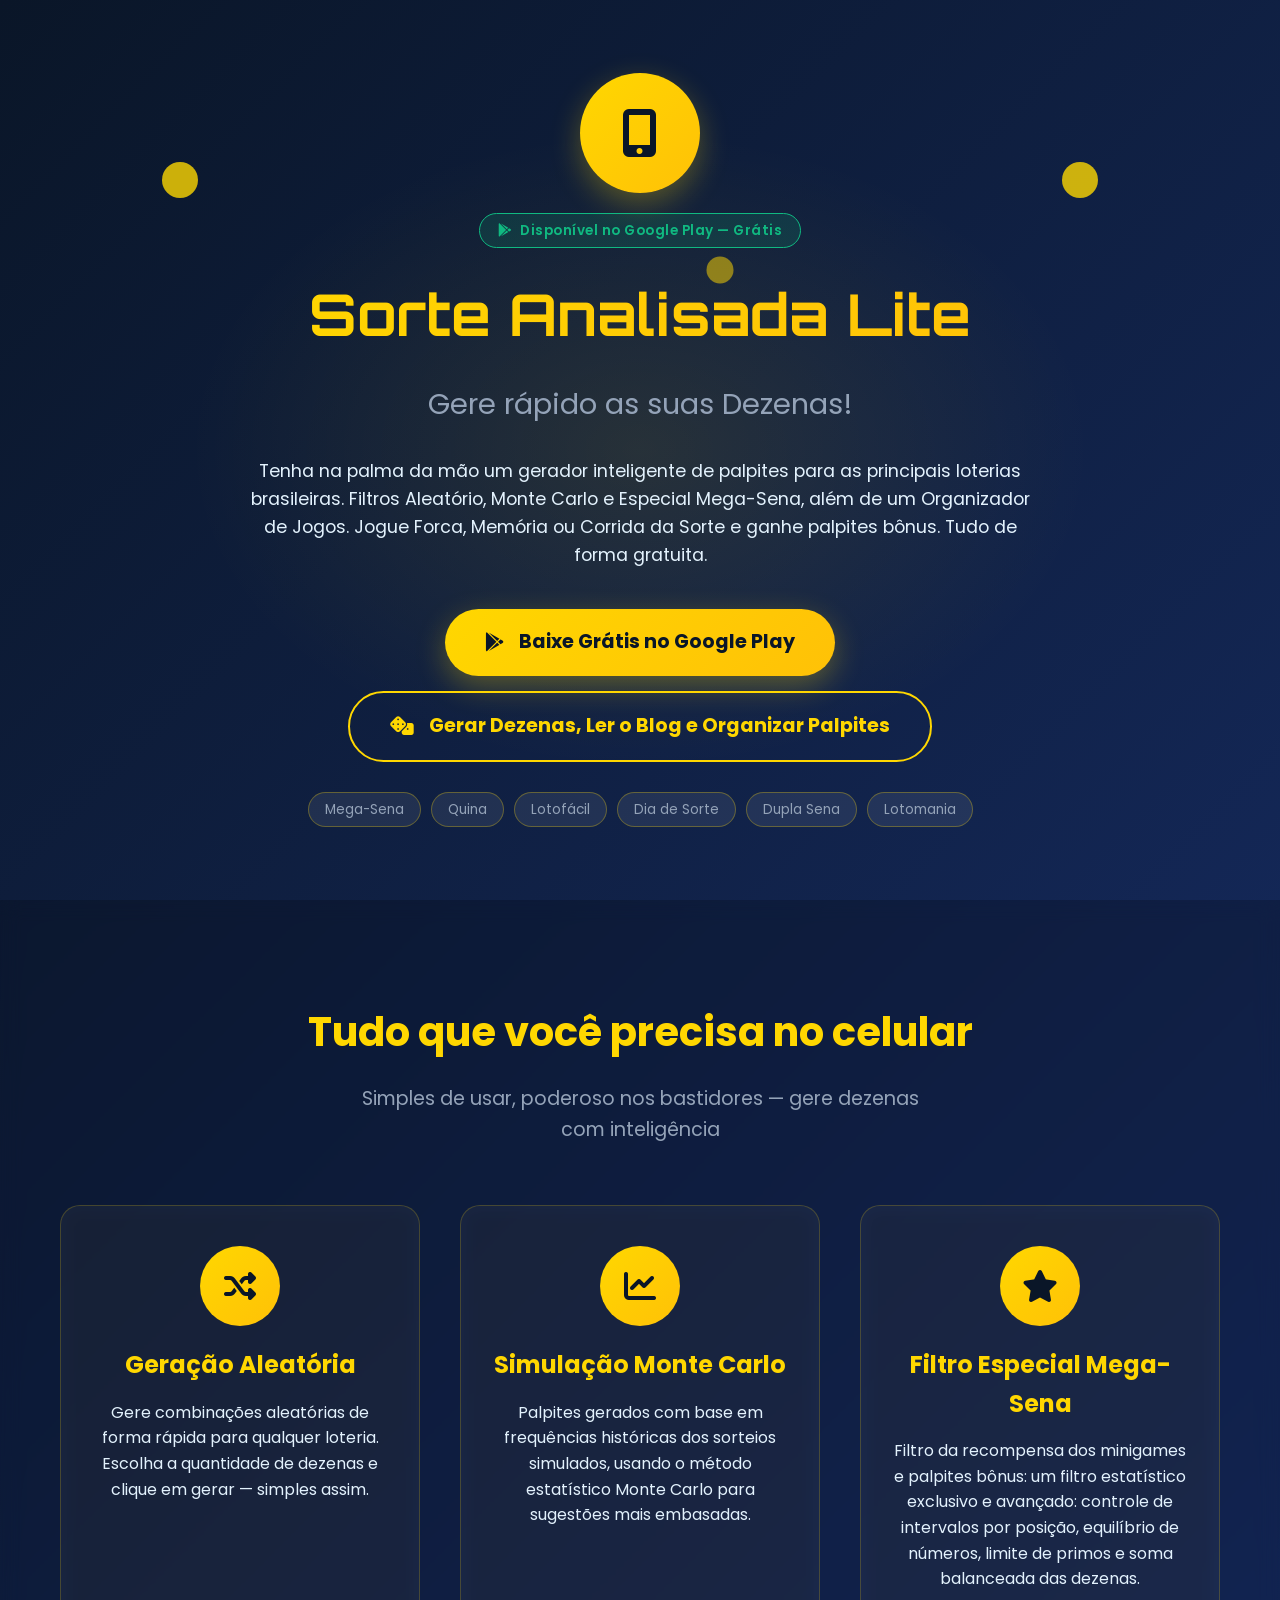
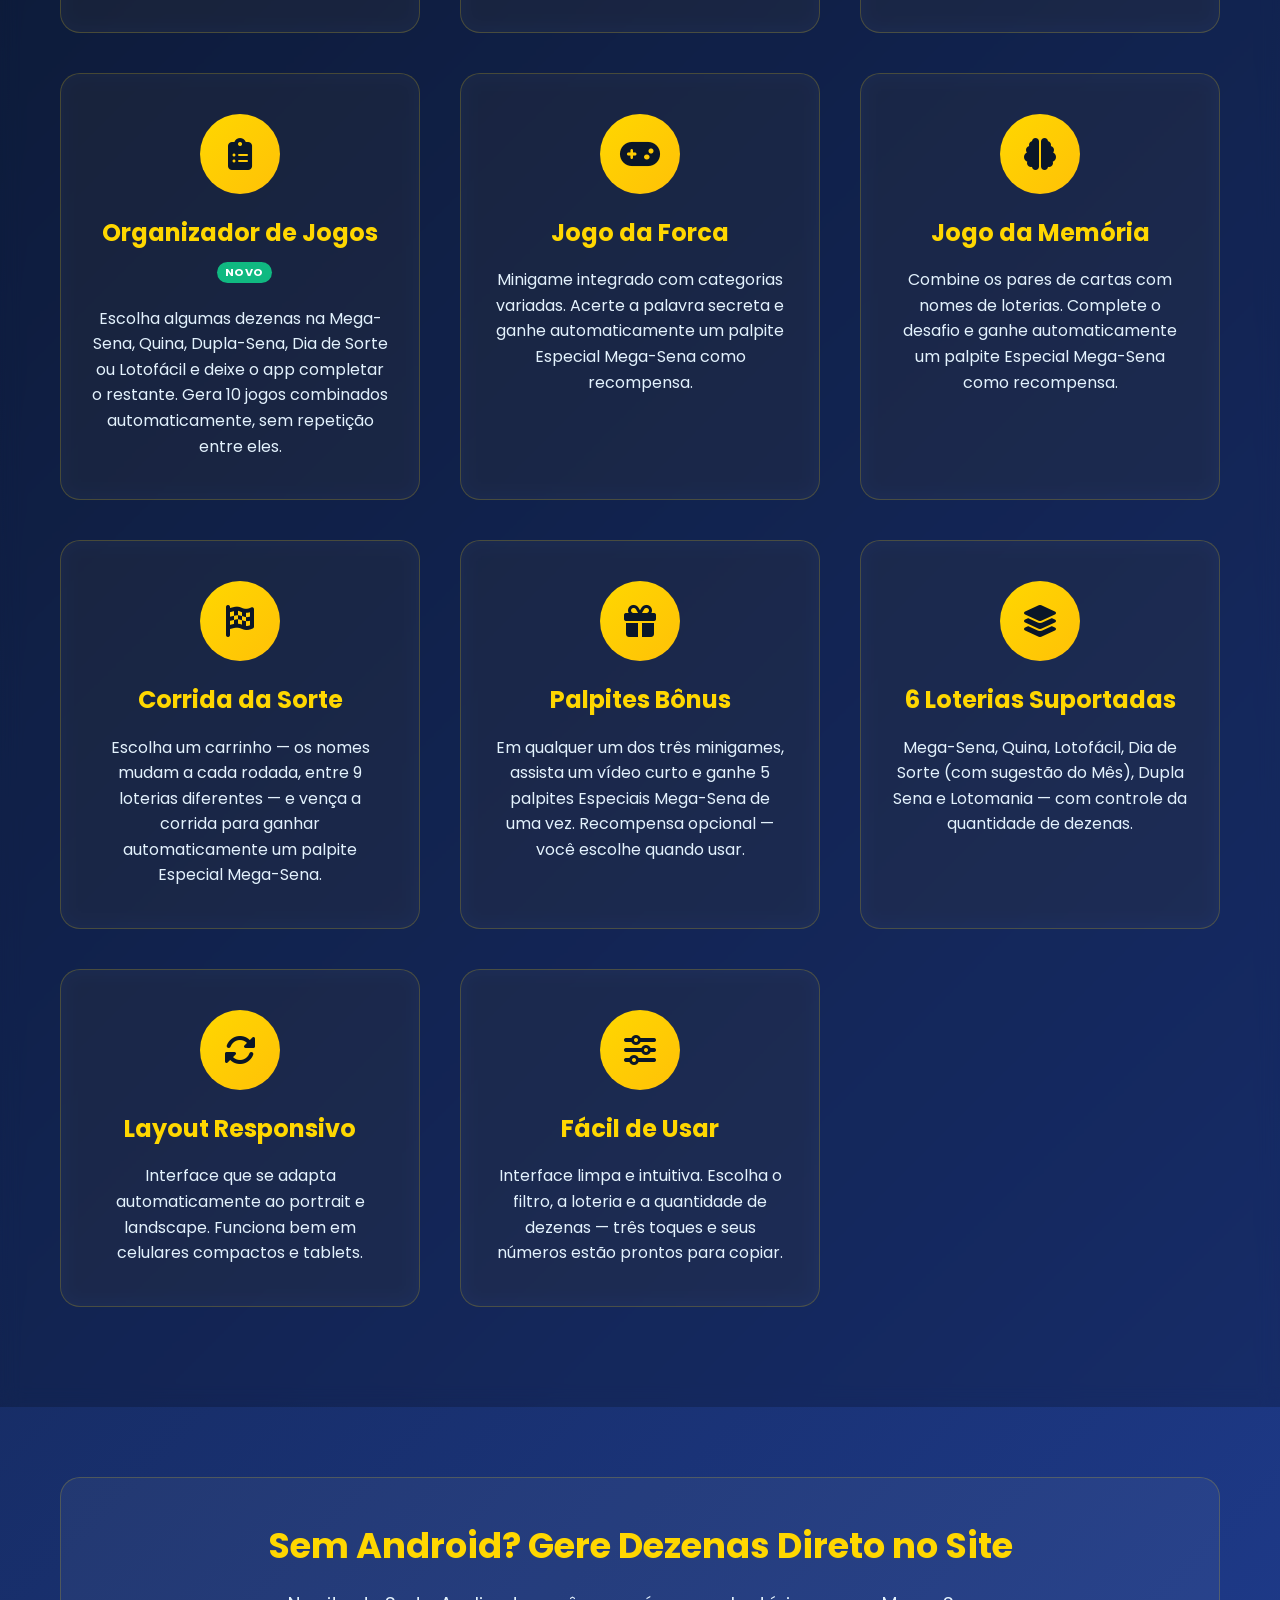
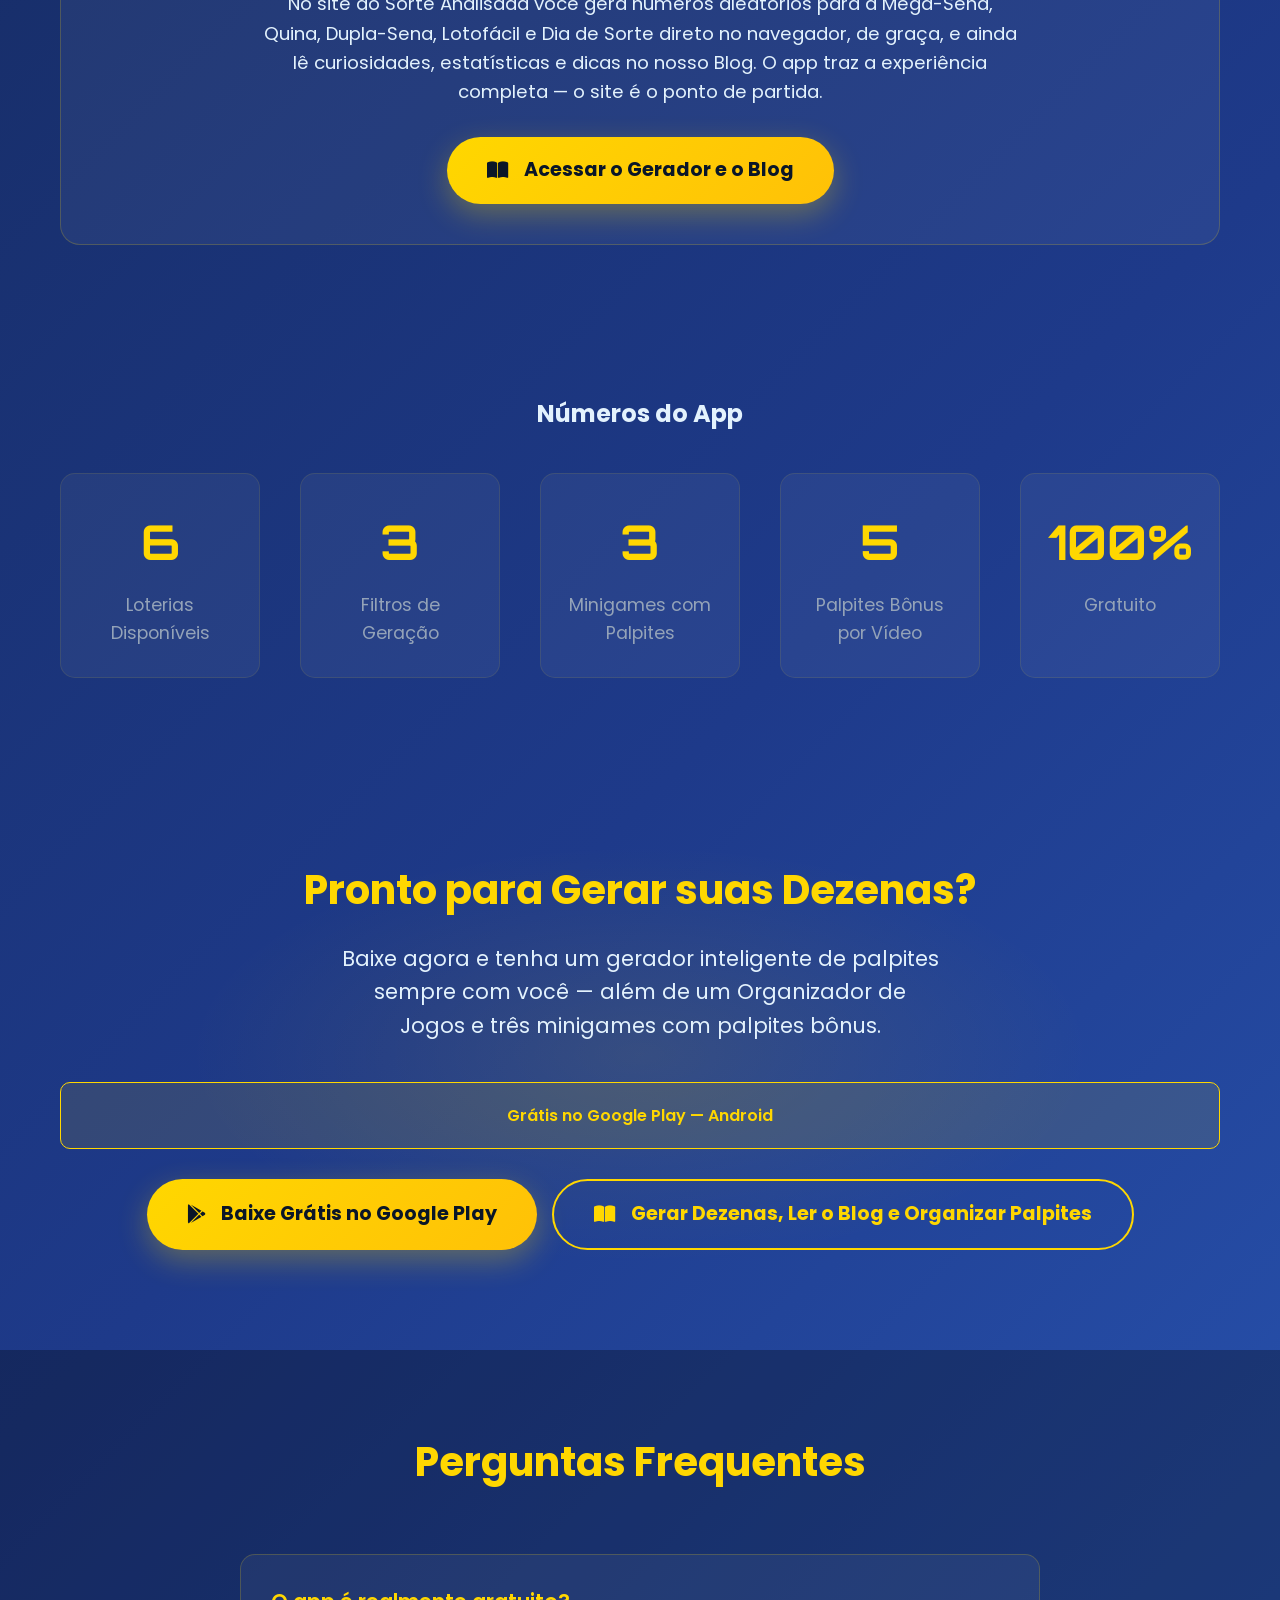
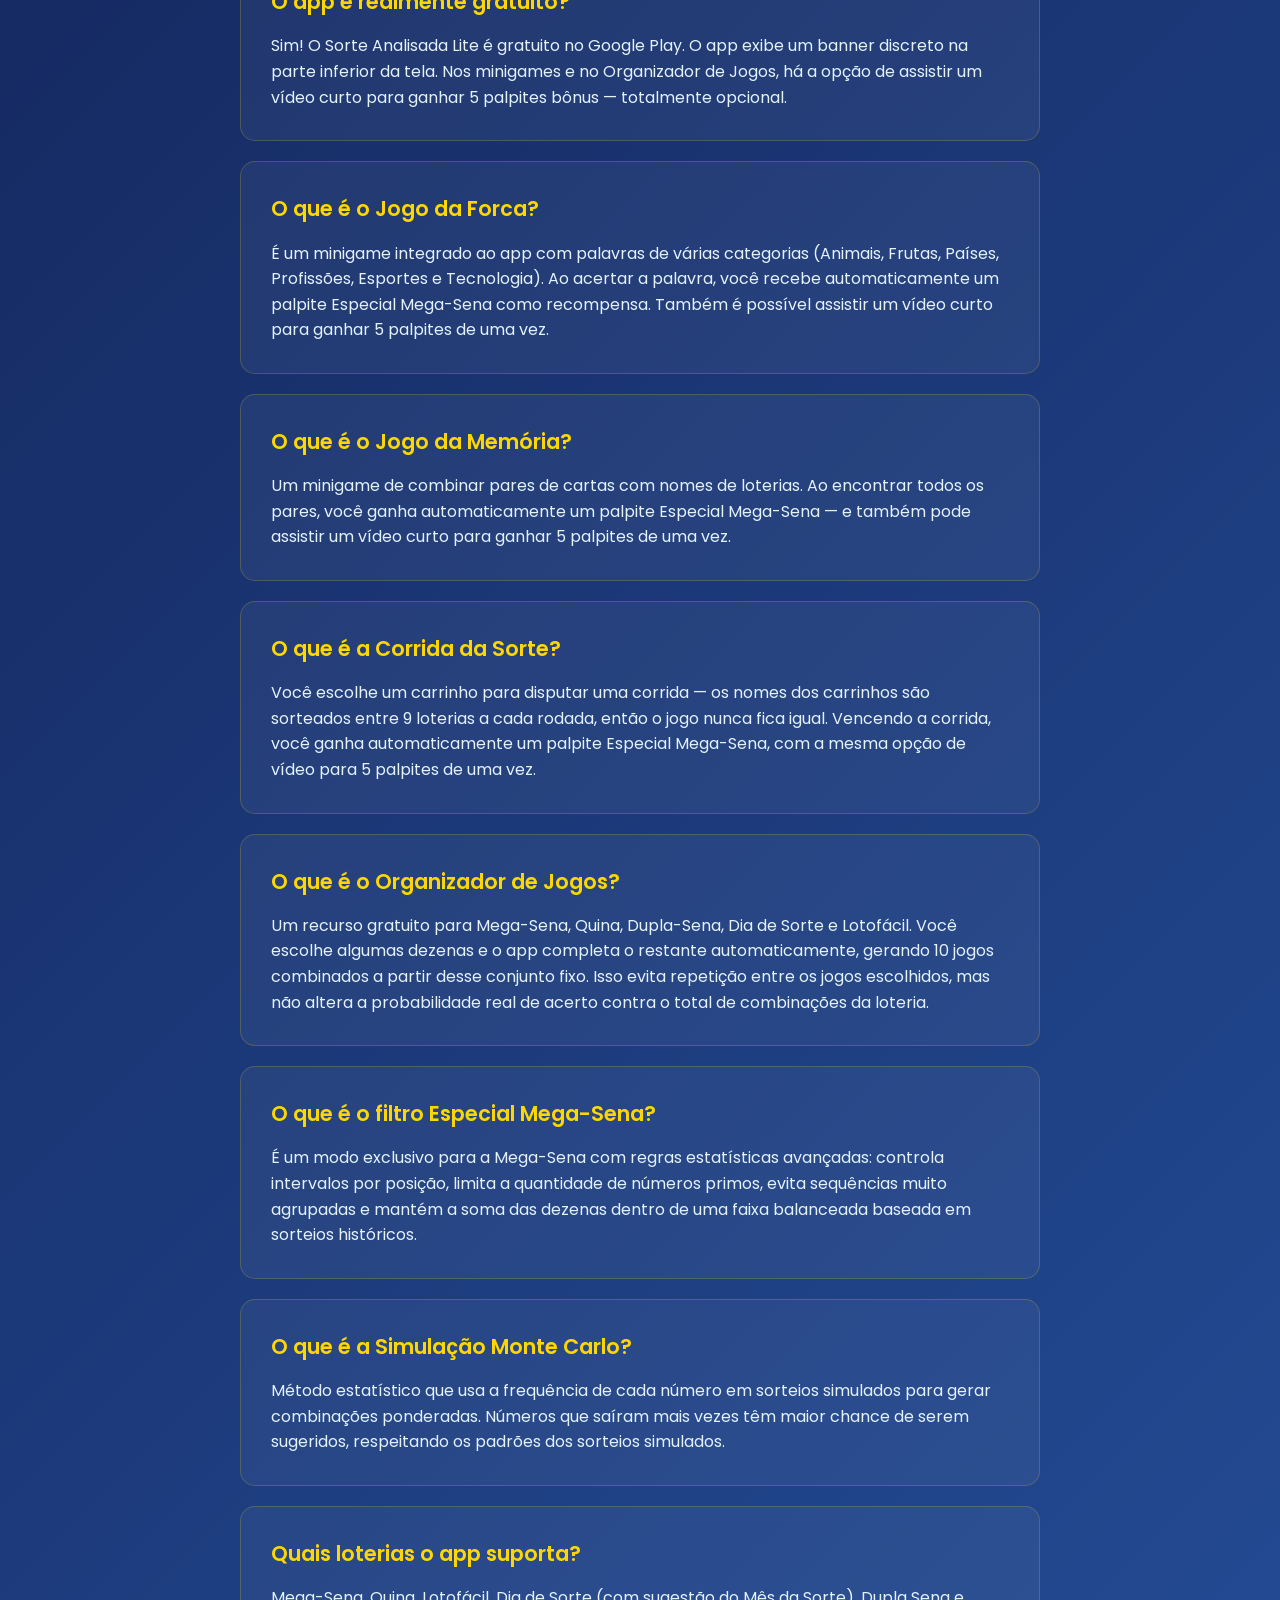
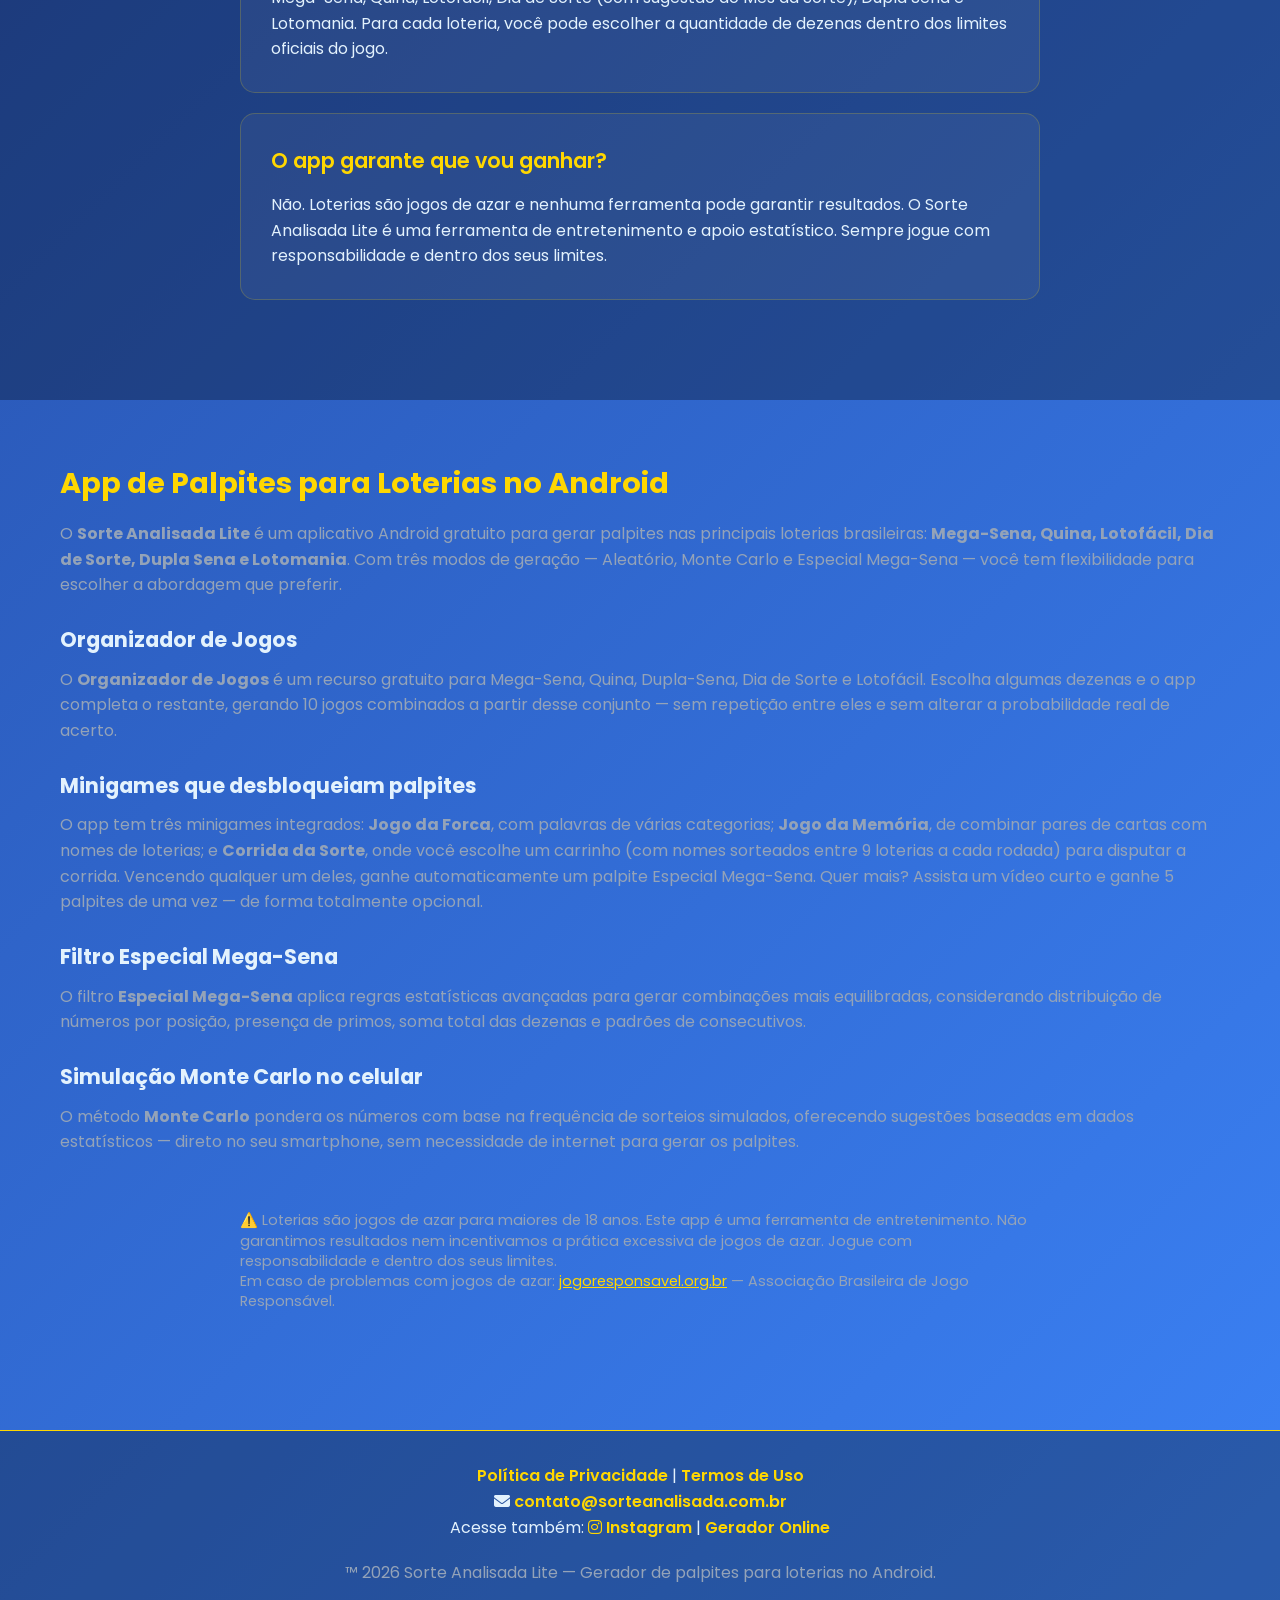
<file: public/landing.html>
<!DOCTYPE html>
<html lang="pt-BR">
<head>
    <meta name="google-site-verification" content="KyplyJ0pKcijcbwTJJ5aYIEqJo1xT60I031YP6L16Bs" />
    <meta charset="UTF-8">
    <meta name="viewport" content="width=device-width, initial-scale=1.0">

    <!-- SEO Principal -->
    <title>Sorte Analisada Lite — Gerador de Palpites para Loterias | Google Play</title>
    <meta name="description" content="Gere palpites inteligentes para Mega-Sena, Quina, Lotofácil e outras loterias. Filtros Aleatório, Monte Carlo, Especial Mega-Sena e Organizador de Jogos. Minigames com recompensa de palpites. Grátis no Google Play!">
    <meta name="keywords" content="app loteria android, palpites mega-sena, sorte analisada lite, gerador números loteria, quina lotofácil app, monte carlo loteria, gerador palpites grátis, jogo da forca loteria, filtro especial mega-sena, organizador de jogos, jogo da memória loteria, corrida da sorte">
    <meta name="robots" content="index, follow">
    <meta name="application-name" content="Sorte Analisada Lite">
    <meta name="author" content="Sorte Analisada">

    <!-- Open Graph -->
    <meta property="og:type" content="website">
    <meta property="og:url" content="https://sorteanalisada.com.br/landing">
    <meta property="og:title" content="Sorte Analisada Lite — Gerador de Palpites para Loterias">
    <meta property="og:description" content="Gere suas dezenas na palma da mão com filtros inteligentes para Mega-Sena, Quina, Lotofácil e mais. Jogue Forca, Memória ou Corrida da Sorte e ganhe palpites bônus. Grátis no Google Play.">
    <meta property="og:image" content="https://sorteanalisada.com.br/static/images/og-image.png">
    <meta property="og:image:width" content="1200">
    <meta property="og:image:height" content="630">
    <meta property="og:locale" content="pt_BR">
    <meta property="og:site_name" content="Sorte Analisada Lite">

    <!-- Twitter Card -->
    <meta name="twitter:card" content="summary_large_image">
    <meta name="twitter:url" content="https://sorteanalisada.com.br/landing">
    <meta name="twitter:title" content="Sorte Analisada Lite — Palpites para Loterias no Celular">
    <meta name="twitter:description" content="Gere suas dezenas com filtros inteligentes. Jogue Forca, Memória ou Corrida da Sorte e ganhe palpites bônus. Grátis no Google Play.">
    <meta name="twitter:image" content="https://sorteanalisada.com.br/static/images/og-image.png">

    <!-- Mobile -->
    <meta name="format-detection" content="telephone=no">
    <meta name="mobile-web-app-capable" content="yes">
    <meta name="apple-mobile-web-app-capable" content="yes">
    <meta name="apple-mobile-web-app-status-bar-style" content="black-translucent">
    <meta name="theme-color" content="#0A1628">

    <!-- Canonical -->
    <link rel="canonical" href="https://sorteanalisada.com.br/landing">
    <link rel="icon" href="https://sorteanalisada.com.br/static/images/logotipo.png" type="image/png">

    <!-- Fonts -->
    <link rel="preconnect" href="https://fonts.googleapis.com">
    <link rel="preconnect" href="https://fonts.gstatic.com" crossorigin>
    <link rel="preload" href="https://fonts.googleapis.com/css2?family=Orbitron:wght@700&family=Poppins:wght@300;400;600;700&display=swap" as="style" onload="this.onload=null;this.rel='stylesheet'">
    <link rel="stylesheet" href="https://cdnjs.cloudflare.com/ajax/libs/font-awesome/6.5.1/css/all.min.css">

    <!-- Schema.org — SoftwareApplication (Rich Results Google) -->
    <script type="application/ld+json">
    {
      "@context": "https://schema.org",
      "@type": "SoftwareApplication",
      "name": "Sorte Analisada Lite",
      "operatingSystem": "Android",
      "applicationCategory": "EntertainmentApplication",
      "offers": {
        "@type": "Offer",
        "price": "0",
        "priceCurrency": "BRL"
      },
      "aggregateRating": {
        "@type": "AggregateRating",
        "ratingValue": "5",
        "ratingCount": "10"
      },
      "description": "Gerador de palpites para loterias brasileiras com filtros Aleatório, Monte Carlo, Especial Mega-Sena e um Organizador de Jogos. Inclui os minigames Jogo da Forca, Jogo da Memória e Corrida da Sorte, que recompensam com palpites bônus."
,
      "url": "https://play.google.com/store/apps/details?id=br.com.sorteanalisada.sorteanalisada",
      "author": {
        "@type": "Person",
        "name": "Ronaldo Leite"
      }
    }
    </script>

    <!-- Schema.org — FAQPage -->
    <script type="application/ld+json">
    {
      "@context": "https://schema.org",
      "@type": "FAQPage",
      "mainEntity": [
        {
          "@type": "Question",
          "name": "O app é realmente gratuito?",
          "acceptedAnswer": {
            "@type": "Answer",
            "text": "Sim! O Sorte Analisada Lite é gratuito no Google Play. Contém anúncios discretos (banner) e anúncios opcionais para ganhar palpites bônus."
          }
        },
        {
          "@type": "Question",
          "name": "O que é o filtro Especial Mega-Sena?",
          "acceptedAnswer": {
            "@type": "Answer",
            "text": "Modo exclusivo para a Mega-Sena com regras estatísticas: controla intervalos por posição, limita números primos, evita muitos consecutivos e mantém a soma dentro de uma faixa balanceada."
          }
        },
        {
          "@type": "Question",
          "name": "O que é o Organizador de Jogos?",
          "acceptedAnswer": {
            "@type": "Answer",
            "text": "Recurso gratuito para Mega-Sena, Quina, Dupla-Sena, Dia de Sorte e Lotofácil. Você escolhe algumas dezenas e o app completa o restante, gerando 10 jogos combinados a partir desse conjunto. Reduz repetição entre os jogos escolhidos, mas não altera a probabilidade real de acerto."
          }
        },
        {
          "@type": "Question",
          "name": "Quais minigames o app tem?",
          "acceptedAnswer": {
            "@type": "Answer",
            "text": "Três: Jogo da Forca, Jogo da Memória e Corrida da Sorte. Ao vencer qualquer um deles, você recebe automaticamente um palpite Especial Mega-Sena. Também é possível assistir um vídeo curto para ganhar 5 palpites de uma vez."
          }
        },
        {
          "@type": "Question",
          "name": "O app garante que vou ganhar?",
          "acceptedAnswer": {
            "@type": "Answer",
            "text": "Não. Loterias são jogos de azar e nenhuma ferramenta pode garantir resultados. O app é uma ferramenta de entretenimento. Jogue com responsabilidade."
          }
        }
      ]
    }
    </script>

<style>
    :root {
        --primary-gold: #FFD700;
        --gold-hover: #FFC107;
        --dark-blue: #0A1628;
        --light-blue: #1E3A8A;
        --accent-blue: #3B82F6;
        --text-light: #E3F2FD;
        --text-gray: #94A3B8;
        --success-green: #10B981;
        --gradient-primary: linear-gradient(135deg, #0A1628 0%, #1E3A8A 50%, #3B82F6 100%);
        --gradient-gold: linear-gradient(135deg, #FFD700 0%, #FFC107 100%);
    }

    * { margin: 0; padding: 0; box-sizing: border-box; }
    html { overflow-x: hidden; width: 100%; }

    body {
        font-family: 'Poppins', sans-serif;
        background: var(--gradient-primary);
        color: var(--text-light);
        line-height: 1.6;
        overflow-x: hidden;
        width: 100%;
    }

    .container {
        max-width: 1200px;
        margin: 0 auto;
        padding: 0 20px;
        width: 100%;
    }

    /* HERO */
    .hero {
        min-height: 100vh;
        display: flex;
        align-items: center;
        justify-content: center;
        position: relative;
        text-align: center;
        background: radial-gradient(ellipse at center, rgba(255,215,0,0.1) 0%, transparent 50%);
        padding: 20px 0;
    }

    .hero::before {
        content: '';
        position: absolute;
        inset: 0;
        background: url('data:image/svg+xml,<svg xmlns="http://www.w3.org/2000/svg" viewBox="0 0 100 100"><circle cx="20" cy="20" r="2" fill="%23FFD700" opacity="0.3"><animate attributeName="opacity" dur="2s" values="0.3;1;0.3" repeatCount="indefinite"/></circle><circle cx="80" cy="30" r="1.5" fill="%23FFD700" opacity="0.4"><animate attributeName="opacity" dur="3s" values="0.4;1;0.4" repeatCount="indefinite"/></circle></svg>') repeat;
        animation: float 20s infinite linear;
        pointer-events: none;
    }

    @keyframes float {
        0%   { transform: translateY(0) rotate(0deg); }
        50%  { transform: translateY(-20px) rotate(180deg); }
        100% { transform: translateY(0) rotate(360deg); }
    }

    .hero-content {
        z-index: 1;
        position: relative;
        max-width: 800px;
        width: 100%;
        margin: 0 auto;
    }

    .logo {
        width: 120px; height: 120px;
        margin: 0 auto 20px;
        background: var(--gradient-gold);
        border-radius: 50%;
        display: flex; align-items: center; justify-content: center;
        box-shadow: 0 10px 30px rgba(255,215,0,0.3);
        animation: pulse 2s infinite;
    }

    @keyframes pulse {
        0%,100% { transform: scale(1); box-shadow: 0 10px 30px rgba(255,215,0,0.3); }
        50%      { transform: scale(1.05); box-shadow: 0 15px 40px rgba(255,215,0,0.5); }
    }

    .logo i { font-size: 3rem; color: var(--dark-blue); }

    .app-badge {
        display: inline-flex; align-items: center; gap: 8px;
        background: rgba(16,185,129,0.15);
        border: 1px solid var(--success-green);
        border-radius: 50px; padding: 6px 18px;
        font-size: 0.85rem; font-weight: 600;
        color: var(--success-green);
        margin-bottom: 20px; letter-spacing: 0.5px;
    }

    .hero h1 {
        font-family: 'Orbitron', monospace;
        font-size: clamp(2.2rem, 5vw, 3.6rem);
        font-weight: 700; margin-bottom: 20px;
        background: var(--gradient-gold);
        -webkit-background-clip: text;
        -webkit-text-fill-color: transparent;
        background-clip: text;
        animation: slideInDown 1s ease-out;
    }

    @keyframes slideInDown {
        from { opacity: 0; transform: translateY(-50px); }
        to   { opacity: 1; transform: translateY(0); }
    }

    .hero-subtitle {
        font-size: clamp(1.2rem, 3vw, 1.8rem);
        color: var(--text-gray); margin-bottom: 30px;
        animation: slideInUp 1s ease-out 0.3s both;
    }

    @keyframes slideInUp {
        from { opacity: 0; transform: translateY(50px); }
        to   { opacity: 1; transform: translateY(0); }
    }

    .hero-description {
        font-size: 1.1rem; color: var(--text-light);
        margin-bottom: 40px;
        animation: fadeIn 1s ease-out 0.6s both;
    }

    @keyframes fadeIn { from { opacity: 0; } to { opacity: 1; } }

    .cta-button {
        display: inline-flex; align-items: center; gap: 15px;
        background: var(--gradient-gold);
        color: var(--dark-blue);
        padding: 18px 40px; border-radius: 50px;
        text-decoration: none; font-weight: 700; font-size: 1.2rem;
        transition: all 0.3s ease;
        box-shadow: 0 10px 30px rgba(255,215,0,0.3);
    }

    .cta-button:hover {
        transform: translateY(-5px);
        box-shadow: 0 15px 40px rgba(255,215,0,0.5);
    }

    .loterias-chips {
        display: flex; flex-wrap: wrap;
        justify-content: center; gap: 10px;
        margin-top: 30px;
        animation: fadeIn 1s ease-out 0.9s both;
    }

    .chip {
        background: rgba(255,255,255,0.08);
        border: 1px solid rgba(255,215,0,0.3);
        border-radius: 50px; padding: 6px 16px;
        font-size: 0.85rem; color: var(--text-gray);
    }

    /* FEATURES */
    .features {
        padding: 100px 0;
        background: rgba(0,0,0,0.2);
        backdrop-filter: blur(10px);
    }

    .features h2 {
        text-align: center; font-size: 2.5rem;
        margin-bottom: 20px; color: var(--primary-gold);
    }

    .features-subtitle {
        text-align: center; font-size: 1.2rem;
        color: var(--text-gray); margin-bottom: 60px;
        max-width: 600px; margin-left: auto; margin-right: auto;
    }

    .features-grid {
        display: grid;
        grid-template-columns: repeat(auto-fit, minmax(300px, 1fr));
        gap: 40px; margin-top: 60px;
    }

    .feature-card {
        background: rgba(255,255,255,0.05);
        border: 1px solid rgba(255,215,0,0.2);
        border-radius: 20px; padding: 40px 30px;
        text-align: center;
        transition: all 0.3s ease;
        backdrop-filter: blur(10px);
    }

    .feature-card:hover {
        transform: translateY(-10px);
        border-color: var(--primary-gold);
        box-shadow: 0 20px 40px rgba(255,215,0,0.2);
    }

    .feature-icon {
        width: 80px; height: 80px;
        background: var(--gradient-gold);
        border-radius: 50%;
        display: flex; align-items: center; justify-content: center;
        margin: 0 auto 20px;
        font-size: 2rem; color: var(--dark-blue);
    }

    .feature-card h3 {
        font-size: 1.5rem; margin-bottom: 15px;
        color: var(--primary-gold);
    }

    /* Badge NOVO */
    .badge-novo {
        display: inline-block;
        background: var(--success-green);
        color: #fff; font-size: 0.7rem;
        font-weight: 700; padding: 2px 8px;
        border-radius: 50px; margin-left: 8px;
        vertical-align: middle; letter-spacing: 0.5px;
    }

    /* STATS */
    .stats { padding: 80px 0; text-align: center; }

    .stats-grid {
        display: grid;
        grid-template-columns: repeat(auto-fit, minmax(200px, 1fr));
        gap: 40px; margin-top: 40px;
    }

    .stat-item {
        background: rgba(255,255,255,0.05);
        border-radius: 15px; padding: 30px 20px;
        border: 1px solid rgba(255,215,0,0.1);
    }

    .stat-number {
        font-family: 'Orbitron', monospace;
        font-size: 3rem; font-weight: 700;
        color: var(--primary-gold); margin-bottom: 10px;
    }

    .stat-label { color: var(--text-gray); font-size: 1.1rem; }

    /* FAQ */
    .faq-section {
        padding: 80px 0;
        background: rgba(0,0,0,0.3);
    }

    .faq-section h2 {
        text-align: center; font-size: 2.5rem;
        margin-bottom: 60px; color: var(--primary-gold);
    }

    .faq-item {
        background: rgba(255,255,255,0.05);
        border: 1px solid rgba(255,215,0,0.2);
        border-radius: 15px; padding: 30px;
        margin-bottom: 20px;
        max-width: 800px; margin-left: auto; margin-right: auto;
    }

    .faq-item h3 {
        font-size: 1.3rem; color: var(--primary-gold);
        margin-bottom: 15px; font-weight: 600;
    }

    .faq-item p { color: var(--text-light); line-height: 1.6; }

    /* FINAL CTA */
    .final-cta {
        padding: 100px 0; text-align: center;
        background: radial-gradient(ellipse at center, rgba(255,215,0,0.1) 0%, transparent 50%);
    }

    .final-cta h2 { font-size: 2.5rem; margin-bottom: 20px; color: var(--primary-gold); }

    .final-cta p {
        font-size: 1.3rem; color: var(--text-light);
        margin-bottom: 40px;
        max-width: 600px; margin-left: auto; margin-right: auto;
    }

    .urgency-text {
        background: rgba(255,215,0,0.1);
        border: 1px solid var(--primary-gold);
        border-radius: 10px; padding: 20px;
        margin: 30px 0; font-weight: 600;
        color: var(--primary-gold);
    }

    /* SEO */
    .seo-content { padding: 60px 0 20px; }
    .seo-content h2 { font-size: 1.8rem; color: var(--primary-gold); margin-bottom: 15px; }
    .seo-content h3 { font-size: 1.3rem; color: var(--text-light); margin-bottom: 10px; }
    .seo-content p { color: var(--text-gray); }

    footer {
        background: rgba(0,0,0,0.3);
        border-top: 1px solid var(--primary-gold);
        padding: 2rem 0; text-align: center; margin-top: 3rem;
    }

    footer a {
        color: var(--primary-gold); text-decoration: none;
        font-weight: 600; transition: color 0.3s;
    }

    footer a:hover { color: var(--gold-hover); }

    .disclaimer {
        margin-top: 30px; color: var(--text-gray);
        font-size: 0.9rem; line-height: 1.4;
        max-width: 800px; margin-left: auto; margin-right: auto;
    }

    /* ===== Botão secundário e seção do Gerador ===== */
    .cta-grupo {
        display: flex; flex-wrap: wrap;
        justify-content: center; gap: 15px;
    }

    .cta-button.cta-secundario {
        background: transparent;
        color: var(--primary-gold);
        border: 2px solid var(--primary-gold);
        box-shadow: none;
    }

    .cta-button.cta-secundario:hover {
        background: rgba(255,215,0,0.12);
        box-shadow: 0 10px 30px rgba(255,215,0,0.2);
    }

    .blog-cta { padding: 70px 0; text-align: center; }
    .blog-cta h2 { font-size: 2.2rem; margin-bottom: 15px; color: var(--primary-gold); }
    .blog-cta p {
        font-size: 1.15rem; color: var(--text-light);
        max-width: 760px; margin: 0 auto 30px;
    }
    .blog-cta .blog-cta-box {
        background: rgba(255,255,255,0.05);
        border: 1px solid rgba(255,215,0,0.2);
        border-radius: 20px; padding: 40px 25px;
    }

    @media (max-width: 768px) {
        .blog-cta { padding: 50px 0; }
        .blog-cta h2 { font-size: 1.7rem; }
        .cta-grupo .cta-button { width: 100%; justify-content: center; padding: 16px 24px; font-size: 1.1rem; }
    }

    @media (max-width: 768px) {
        html, body { overflow-x: hidden; max-width: 100vw; }
        .container { padding: 0 15px; max-width: 100%; }
        .hero { min-height: 80vh; padding: 40px 0; }
        .logo { width: 100px; height: 100px; }
        .hero h1 { font-size: 2.2rem; word-wrap: break-word; }
        .features { padding: 60px 0; }
        .features-grid { grid-template-columns: 1fr; gap: 25px; }
        .stats-grid { grid-template-columns: repeat(2,1fr); gap: 20px; }
    }

    @media (max-width: 480px) {
        .hero h1 { font-size: 1.8rem; }
        .stats-grid { grid-template-columns: 1fr; }
    }
</style>
</head>
<body>

<!-- HERO -->
<section class="hero">
    <div class="container">
        <div class="hero-content">
            <div class="logo">
                <i class="fas fa-mobile-alt" aria-label="App Sorte Analisada Lite"></i>
            </div>

            <div class="app-badge">
                <i class="fab fa-google-play"></i>
                Disponível no Google Play — Grátis
            </div>

            <h1>Sorte Analisada Lite</h1>
            <p class="hero-subtitle">Gere rápido as suas Dezenas!</p>
            <p class="hero-description">
                Tenha na palma da mão um gerador inteligente de palpites para as principais loterias brasileiras.
                Filtros Aleatório, Monte Carlo e Especial Mega-Sena, além de um Organizador de Jogos.
                Jogue Forca, Memória ou Corrida da Sorte e ganhe palpites bônus.
                Tudo de forma gratuita.
            </p>

            <div class="cta-grupo">
                <a href="https://play.google.com/store/apps/details?id=br.com.sorteanalisada.sorteanalisada"
                   class="cta-button"
                   target="_blank"
                   rel="noopener noreferrer"
                   aria-label="Baixar Sorte Analisada Lite no Google Play">
                    <i class="fab fa-google-play"></i>
                    Baixe Grátis no Google Play
                </a>
                <a href="/"
                   class="cta-button cta-secundario"
                   aria-label="Gerar dezenas no site, organizar dezenas, ler o Blog Sorte Analisada">
                    <i class="fa-solid fa-dice"></i>
                    Gerar Dezenas, Ler o Blog e Organizar Palpites
                </a>
            </div>

            <div class="loterias-chips">
                <span class="chip">Mega-Sena</span>
                <span class="chip">Quina</span>
                <span class="chip">Lotofácil</span>
                <span class="chip">Dia de Sorte</span>
                <span class="chip">Dupla Sena</span>
                <span class="chip">Lotomania</span>
            </div>
        </div>
    </div>
</section>

<!-- FEATURES -->
<section class="features">
    <div class="container">
        <h2>Tudo que você precisa no celular</h2>
        <p class="features-subtitle">
            Simples de usar, poderoso nos bastidores — gere dezenas com inteligência
        </p>

        <div class="features-grid">
            <article class="feature-card">
                <div class="feature-icon">
                    <i class="fas fa-random"></i>
                </div>
                <h3>Geração Aleatória</h3>
                <p>Gere combinações aleatórias de forma rápida para qualquer loteria.
                Escolha a quantidade de dezenas e clique em gerar — simples assim.</p>
            </article>

            <article class="feature-card">
                <div class="feature-icon">
                    <i class="fas fa-chart-line"></i>
                </div>
                <h3>Simulação Monte Carlo</h3>
                <p>Palpites gerados com base em frequências históricas dos sorteios simulados,
                usando o método estatístico Monte Carlo para sugestões mais embasadas.</p>
            </article>

            <article class="feature-card">
                <div class="feature-icon">
                    <i class="fas fa-star"></i>
                </div>
                <h3>Filtro Especial Mega-Sena</h3>
                <p>Filtro da recompensa dos minigames e palpites bônus: um filtro estatístico exclusivo e avançado: controle de intervalos por posição,
                equilíbrio de números, limite de primos e soma balanceada das dezenas.</p>
            </article>

            <article class="feature-card">
                <div class="feature-icon">
                    <i class="fas fa-clipboard-list"></i>
                </div>
                <h3>Organizador de Jogos <span class="badge-novo">NOVO</span></h3>
                <p>Escolha algumas dezenas na Mega-Sena, Quina, Dupla-Sena, Dia de Sorte ou Lotofácil
                e deixe o app completar o restante. Gera 10 jogos combinados automaticamente, sem repetição entre eles.</p>
            </article>

            <article class="feature-card">
                <div class="feature-icon">
                    <i class="fas fa-gamepad"></i>
                </div>
                <h3>Jogo da Forca</h3>
                <p>Minigame integrado com categorias variadas. Acerte a palavra secreta e ganhe
                automaticamente um palpite Especial Mega-Sena como recompensa.</p>
            </article>

            <article class="feature-card">
                <div class="feature-icon">
                    <i class="fas fa-brain"></i>
                </div>
                <h3>Jogo da Memória</h3>
                <p>Combine os pares de cartas com nomes de loterias. Complete o desafio e ganhe
                automaticamente um palpite Especial Mega-Sena como recompensa.</p>
            </article>

            <article class="feature-card">
                <div class="feature-icon">
                    <i class="fas fa-flag-checkered"></i>
                </div>
                <h3>Corrida da Sorte</h3>
                <p>Escolha um carrinho — os nomes mudam a cada rodada, entre 9 loterias diferentes —
                e vença a corrida para ganhar automaticamente um palpite Especial Mega-Sena.</p>
            </article>

            <article class="feature-card">
                <div class="feature-icon">
                    <i class="fas fa-gift"></i>
                </div>
                <h3>Palpites Bônus</h3>
                <p>Em qualquer um dos três minigames, assista um vídeo curto e ganhe 5 palpites Especiais
                Mega-Sena de uma vez. Recompensa opcional — você escolhe quando usar.</p>
            </article>

            <article class="feature-card">
                <div class="feature-icon">
                    <i class="fas fa-layer-group"></i>
                </div>
                <h3>6 Loterias Suportadas</h3>
                <p>Mega-Sena, Quina, Lotofácil, Dia de Sorte (com sugestão do Mês),
                Dupla Sena e Lotomania — com controle da quantidade de dezenas.</p>
            </article>

            <article class="feature-card">
                <div class="feature-icon">
                    <i class="fas fa-sync-alt"></i>
                </div>
                <h3>Layout Responsivo</h3>
                <p>Interface que se adapta automaticamente ao portrait e landscape.
                Funciona bem em celulares compactos e tablets.</p>
            </article>

            <article class="feature-card">
                <div class="feature-icon">
                    <i class="fas fa-sliders-h"></i>
                </div>
                <h3>Fácil de Usar</h3>
                <p>Interface limpa e intuitiva. Escolha o filtro, a loteria e a quantidade de dezenas —
                três toques e seus números estão prontos para copiar.</p>
            </article>
        </div>
    </div>
</section>

<!-- GERADOR ONLINE + BLOG -->
<section class="blog-cta">
    <div class="container">
        <div class="blog-cta-box">
            <h2>Sem Android? Gere Dezenas Direto no Site</h2>
            <p>
                No site do Sorte Analisada você gera números aleatórios para a Mega-Sena, Quina, Dupla-Sena,
                Lotofácil e Dia de Sorte direto no navegador, de graça, e ainda lê curiosidades, estatísticas
                e dicas no nosso Blog. O app traz a experiência completa — o site é o ponto de partida.
            </p>
            <a href="/" class="cta-button" aria-label="Acessar o Blog e o Gerador de Dezenas do Sorte Analisada">
                <i class="fa-solid fa-book-open"></i>
                Acessar o Gerador e o Blog
            </a>
        </div>
    </div>
</section>

<!-- STATS -->
<section class="stats">
    <div class="container">
        <h2>Números do App</h2>
        <div class="stats-grid">
            <div class="stat-item">
                <div class="stat-number">6</div>
                <div class="stat-label">Loterias Disponíveis</div>
            </div>
            <div class="stat-item">
                <div class="stat-number">3</div>
                <div class="stat-label">Filtros de Geração</div>
            </div>
            <div class="stat-item">
                <div class="stat-number">3</div>
                <div class="stat-label">Minigames com Palpites</div>
            </div>
            <div class="stat-item">
                <div class="stat-number">5</div>
                <div class="stat-label">Palpites Bônus por Vídeo</div>
            </div>
            <div class="stat-item">
                <div class="stat-number">100%</div>
                <div class="stat-label">Gratuito</div>
            </div>
        </div>
    </div>
</section>

<!-- FINAL CTA -->
<section class="final-cta">
    <div class="container">
        <h2>Pronto para Gerar suas Dezenas?</h2>
        <p>Baixe agora e tenha um gerador inteligente de palpites sempre com você — além de um Organizador de Jogos e três minigames com palpites bônus.</p>

        <div class="urgency-text">
            Grátis no Google Play — Android
        </div>

        <div class="cta-grupo">
            <a href="https://play.google.com/store/apps/details?id=br.com.sorteanalisada.sorteanalisada"
               class="cta-button"
               target="_blank"
               rel="noopener noreferrer"
               aria-label="Baixar Sorte Analisada Lite no Google Play">
                <i class="fab fa-google-play"></i>
                Baixe Grátis no Google Play
            </a>
            <a href="/"
               class="cta-button cta-secundario"
               aria-label="Ler o Blog Sorte Analisada, usar o gerador no site e organizar dezenas">
                <i class="fa-solid fa-book-open"></i>
                Gerar Dezenas, Ler o Blog e Organizar Palpites
            </a>
        </div>
    </div>
</section>

<!-- FAQ -->
<section class="faq-section">
    <div class="container">
        <h2>Perguntas Frequentes</h2>

        <article class="faq-item">
            <h3>O app é realmente gratuito?</h3>
            <p>Sim! O Sorte Analisada Lite é gratuito no Google Play. O app exibe um banner discreto na parte inferior da tela. Nos minigames e no Organizador de Jogos, há a opção de assistir um vídeo curto para ganhar 5 palpites bônus — totalmente opcional.</p>
        </article>

        <article class="faq-item">
            <h3>O que é o Jogo da Forca?</h3>
            <p>É um minigame integrado ao app com palavras de várias categorias (Animais, Frutas, Países, Profissões, Esportes e Tecnologia). Ao acertar a palavra, você recebe automaticamente um palpite Especial Mega-Sena como recompensa. Também é possível assistir um vídeo curto para ganhar 5 palpites de uma vez.</p>
        </article>

        <article class="faq-item">
            <h3>O que é o Jogo da Memória?</h3>
            <p>Um minigame de combinar pares de cartas com nomes de loterias. Ao encontrar todos os pares, você ganha automaticamente um palpite Especial Mega-Sena — e também pode assistir um vídeo curto para ganhar 5 palpites de uma vez.</p>
        </article>

        <article class="faq-item">
            <h3>O que é a Corrida da Sorte?</h3>
            <p>Você escolhe um carrinho para disputar uma corrida — os nomes dos carrinhos são sorteados entre 9 loterias a cada rodada, então o jogo nunca fica igual. Vencendo a corrida, você ganha automaticamente um palpite Especial Mega-Sena, com a mesma opção de vídeo para 5 palpites de uma vez.</p>
        </article>

        <article class="faq-item">
            <h3>O que é o Organizador de Jogos?</h3>
            <p>Um recurso gratuito para Mega-Sena, Quina, Dupla-Sena, Dia de Sorte e Lotofácil. Você escolhe algumas dezenas e o app completa o restante automaticamente, gerando 10 jogos combinados a partir desse conjunto fixo. Isso evita repetição entre os jogos escolhidos, mas não altera a probabilidade real de acerto contra o total de combinações da loteria.</p>
        </article>

        <article class="faq-item">
            <h3>O que é o filtro Especial Mega-Sena?</h3>
            <p>É um modo exclusivo para a Mega-Sena com regras estatísticas avançadas: controla intervalos por posição, limita a quantidade de números primos, evita sequências muito agrupadas e mantém a soma das dezenas dentro de uma faixa balanceada baseada em sorteios históricos.</p>
        </article>

        <article class="faq-item">
            <h3>O que é a Simulação Monte Carlo?</h3>
            <p>Método estatístico que usa a frequência de cada número em sorteios simulados para gerar combinações ponderadas. Números que saíram mais vezes têm maior chance de serem sugeridos, respeitando os padrões dos sorteios simulados.</p>
        </article>

        <article class="faq-item">
            <h3>Quais loterias o app suporta?</h3>
            <p>Mega-Sena, Quina, Lotofácil, Dia de Sorte (com sugestão do Mês da Sorte), Dupla Sena e Lotomania. Para cada loteria, você pode escolher a quantidade de dezenas dentro dos limites oficiais do jogo.</p>
        </article>

        <article class="faq-item">
            <h3>O app garante que vou ganhar?</h3>
            <p>Não. Loterias são jogos de azar e nenhuma ferramenta pode garantir resultados. O Sorte Analisada Lite é uma ferramenta de entretenimento e apoio estatístico. Sempre jogue com responsabilidade e dentro dos seus limites.</p>
        </article>
    </div>
</section>

<!-- SEO CONTENT -->
<section class="seo-content">
    <div class="container">
        <h2>App de Palpites para Loterias no Android</h2>
        <p>O <strong>Sorte Analisada Lite</strong> é um aplicativo Android gratuito para gerar palpites nas principais loterias brasileiras: <strong>Mega-Sena, Quina, Lotofácil, Dia de Sorte, Dupla Sena e Lotomania</strong>. Com três modos de geração — Aleatório, Monte Carlo e Especial Mega-Sena — você tem flexibilidade para escolher a abordagem que preferir.</p>
        <br>
        <h3>Organizador de Jogos</h3>
        <p>O <strong>Organizador de Jogos</strong> é um recurso gratuito para Mega-Sena, Quina, Dupla-Sena, Dia de Sorte e Lotofácil. Escolha algumas dezenas e o app completa o restante, gerando 10 jogos combinados a partir desse conjunto — sem repetição entre eles e sem alterar a probabilidade real de acerto.</p>
        <br>
        <h3>Minigames que desbloqueiam palpites</h3>
        <p>O app tem três minigames integrados: <strong>Jogo da Forca</strong>, com palavras de várias categorias; <strong>Jogo da Memória</strong>, de combinar pares de cartas com nomes de loterias; e <strong>Corrida da Sorte</strong>, onde você escolhe um carrinho (com nomes sorteados entre 9 loterias a cada rodada) para disputar a corrida. Vencendo qualquer um deles, ganhe automaticamente um palpite Especial Mega-Sena. Quer mais? Assista um vídeo curto e ganhe 5 palpites de uma vez — de forma totalmente opcional.</p>
        <br>
        <h3>Filtro Especial Mega-Sena</h3>
        <p>O filtro <strong>Especial Mega-Sena</strong> aplica regras estatísticas avançadas para gerar combinações mais equilibradas, considerando distribuição de números por posição, presença de primos, soma total das dezenas e padrões de consecutivos.</p>
        <br>
        <h3>Simulação Monte Carlo no celular</h3>
        <p>O método <strong>Monte Carlo</strong> pondera os números com base na frequência de sorteios simulados, oferecendo sugestões baseadas em dados estatísticos — direto no seu smartphone, sem necessidade de internet para gerar os palpites.</p>
        <br>

        <p class="disclaimer">
            ⚠️ Loterias são jogos de azar para maiores de 18 anos.
            Este app é uma ferramenta de entretenimento. Não garantimos resultados nem incentivamos a prática excessiva de jogos de azar. Jogue com responsabilidade e dentro dos seus limites.<br>
            Em caso de problemas com jogos de azar: <a href="https://jogoresponsavel.org.br/" target="_blank" rel="noopener noreferrer" style="color:var(--primary-gold);text-decoration:underline;">jogoresponsavel.org.br</a> — Associação Brasileira de Jogo Responsável.
        </p>
    </div>
</section>
<br><br>

<footer>
    <div class="container">
        <p>
            <a href="/privacy">Política de Privacidade</a> |
            <a href="/terms">Termos de Uso</a>
        </p>
        <p>
            <i class="fa-solid fa-envelope"></i>
            <a href="mailto:contato@sorteanalisada.com.br">contato@sorteanalisada.com.br</a>
        </p>
        <p>
            Acesse também:
            <a href="https://www.instagram.com/sorteanalisadaoficial/?igsh=cW8zenNycWVieXF1" title="Instagram Sorte Analisada" target="_blank" rel="noopener noreferrer">
                <i class="fa-brands fa-instagram"></i> Instagram
            </a> | 
            <a href="/" title="Gerador de Dezenas e Blog Sorte Analisada"> Gerador Online
            </a>
        </p>
        <p style="color:var(--text-gray);font-size:1rem;margin-top:20px;">
            ™ 2026 Sorte Analisada Lite — Gerador de palpites para loterias no Android.
        </p>
    </div>
</footer>

<script>
    // Smooth scroll
    document.querySelectorAll('a[href^="#"]').forEach(anchor => {
        anchor.addEventListener('click', function(e) {
            e.preventDefault();
            const target = document.querySelector(this.getAttribute('href'));
            if (target) target.scrollIntoView({ behavior: 'smooth' });
        });
    });

    // Scroll reveal
    const observer = new IntersectionObserver((entries) => {
        entries.forEach(entry => {
            if (entry.isIntersecting) {
                entry.target.style.opacity = '1';
                entry.target.style.transform = 'translateY(0)';
            }
        });
    }, { threshold: 0.1, rootMargin: '0px 0px -50px 0px' });

    document.querySelectorAll('.feature-card, .stat-item, .faq-item').forEach(el => {
        el.style.opacity = '0';
        el.style.transform = 'translateY(20px)';
        el.style.transition = 'opacity 0.6s ease-out, transform 0.6s ease-out';
        observer.observe(el);
    });
</script>

</body>
</html>
</file>
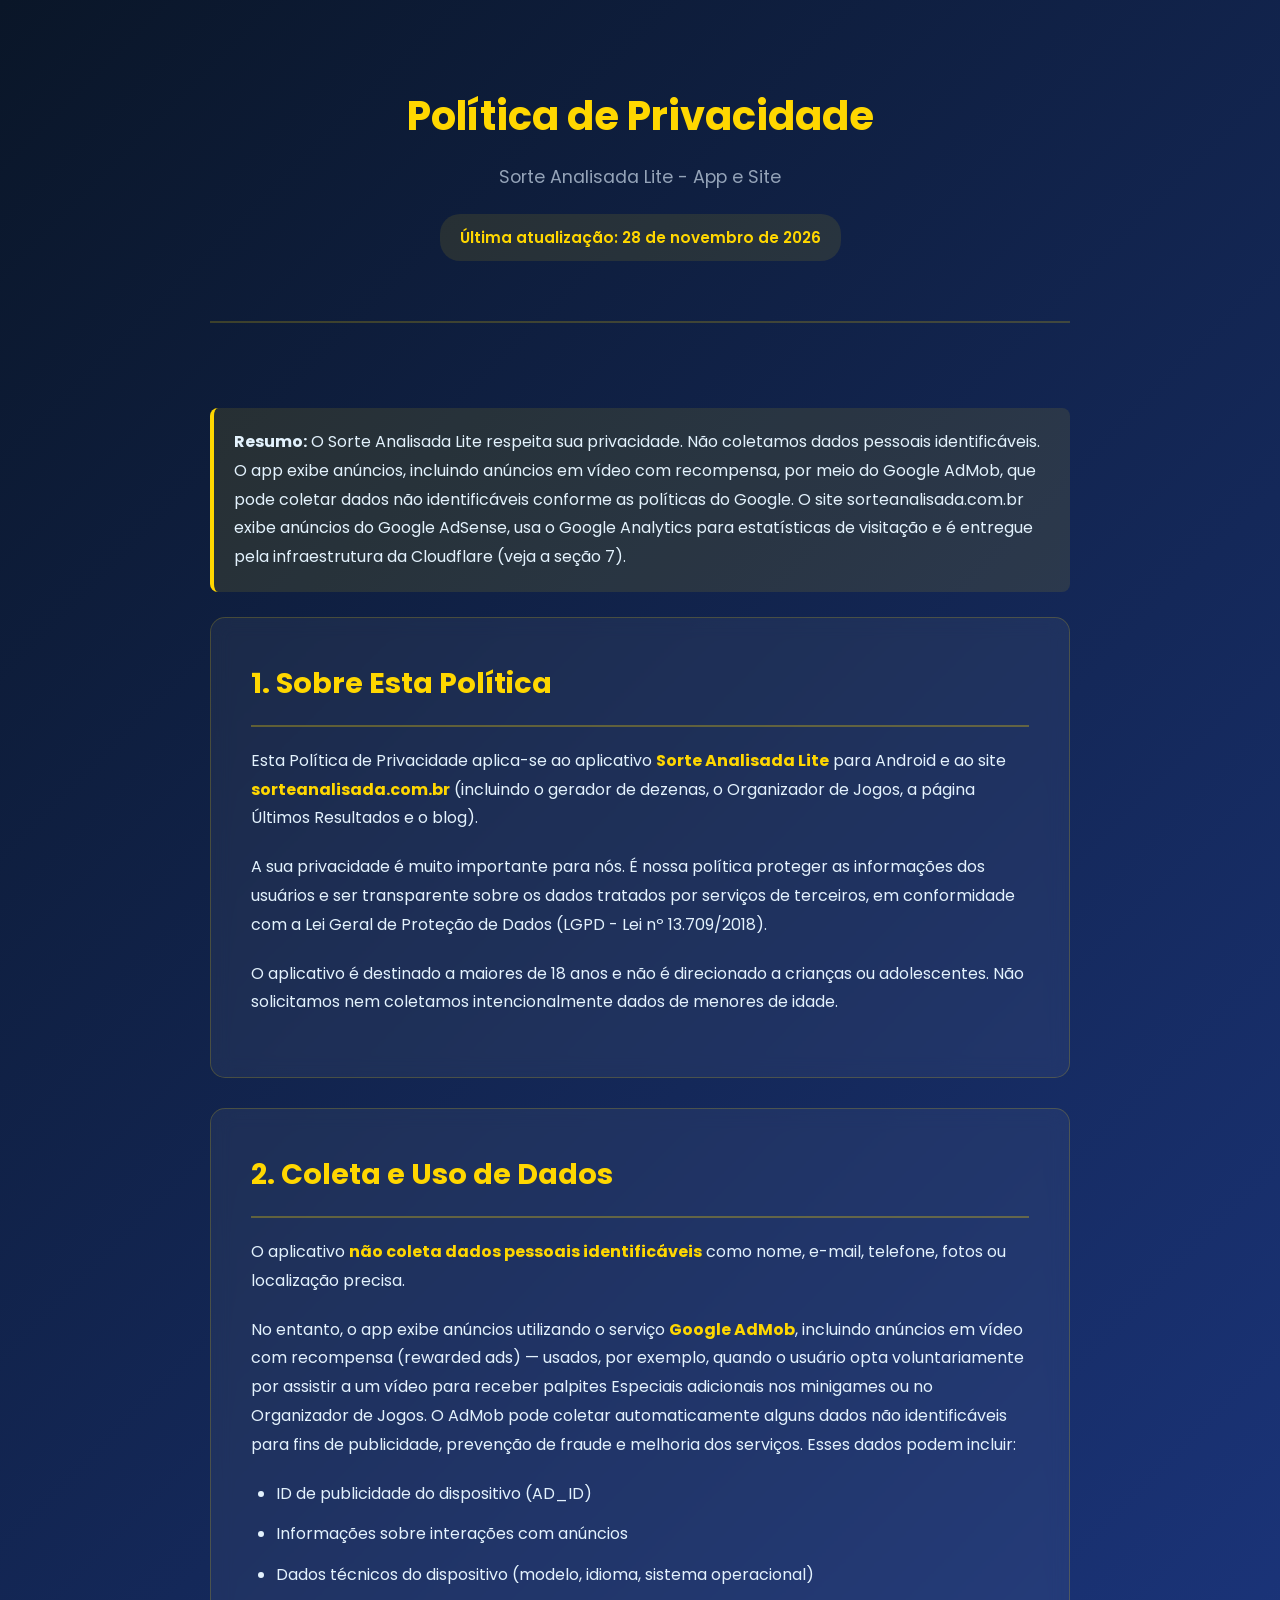
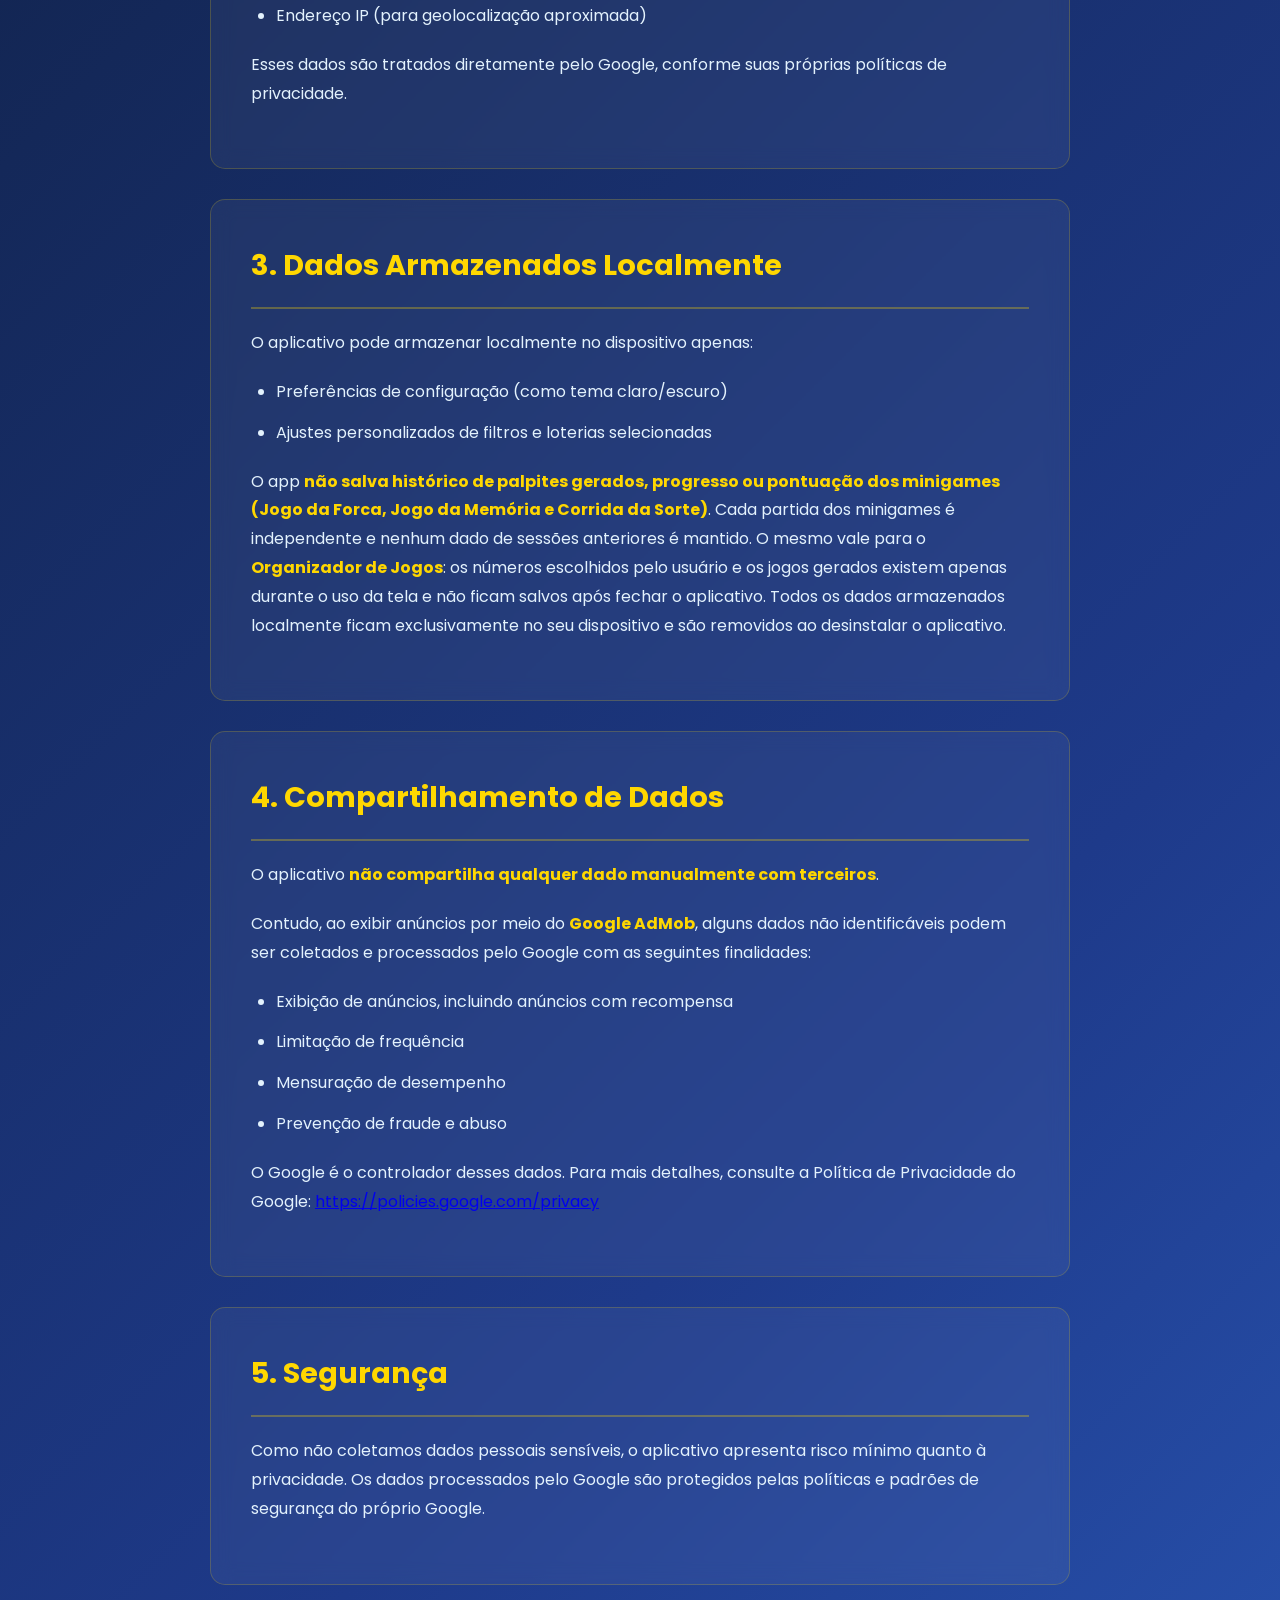
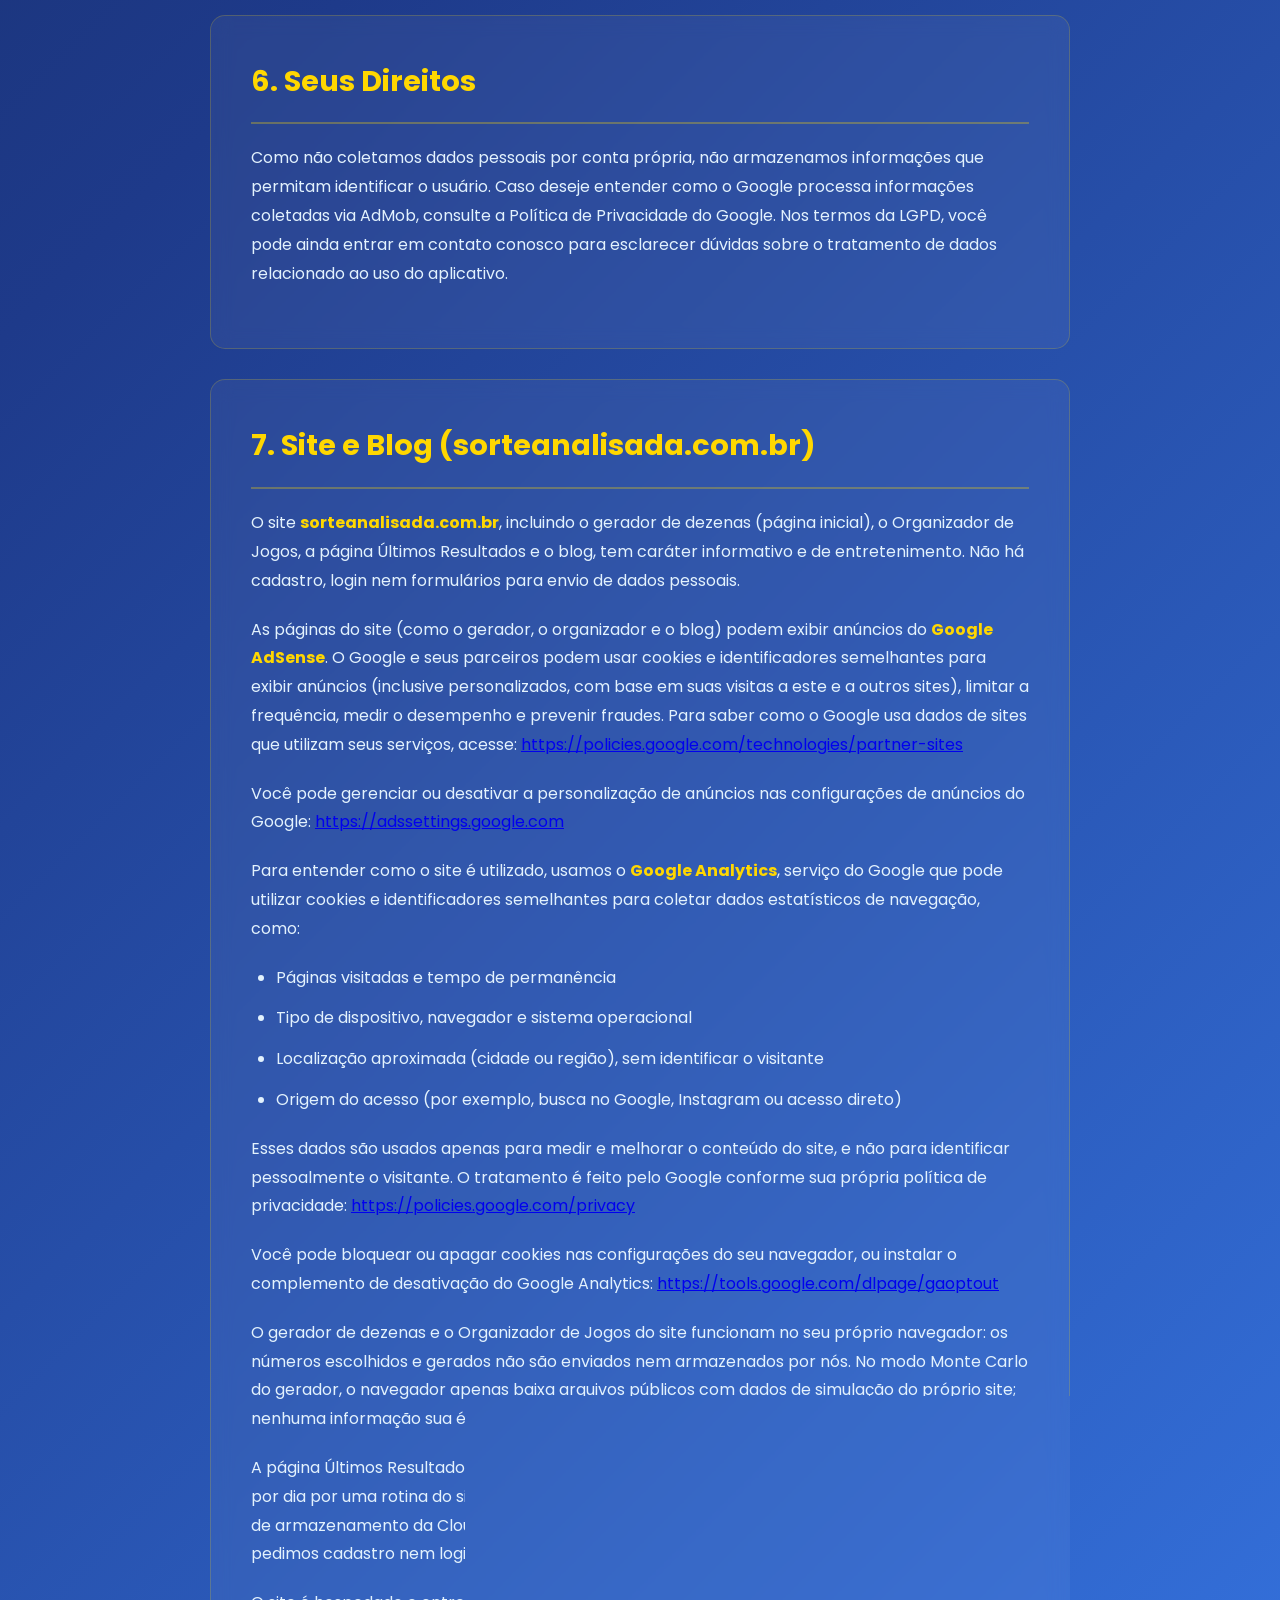
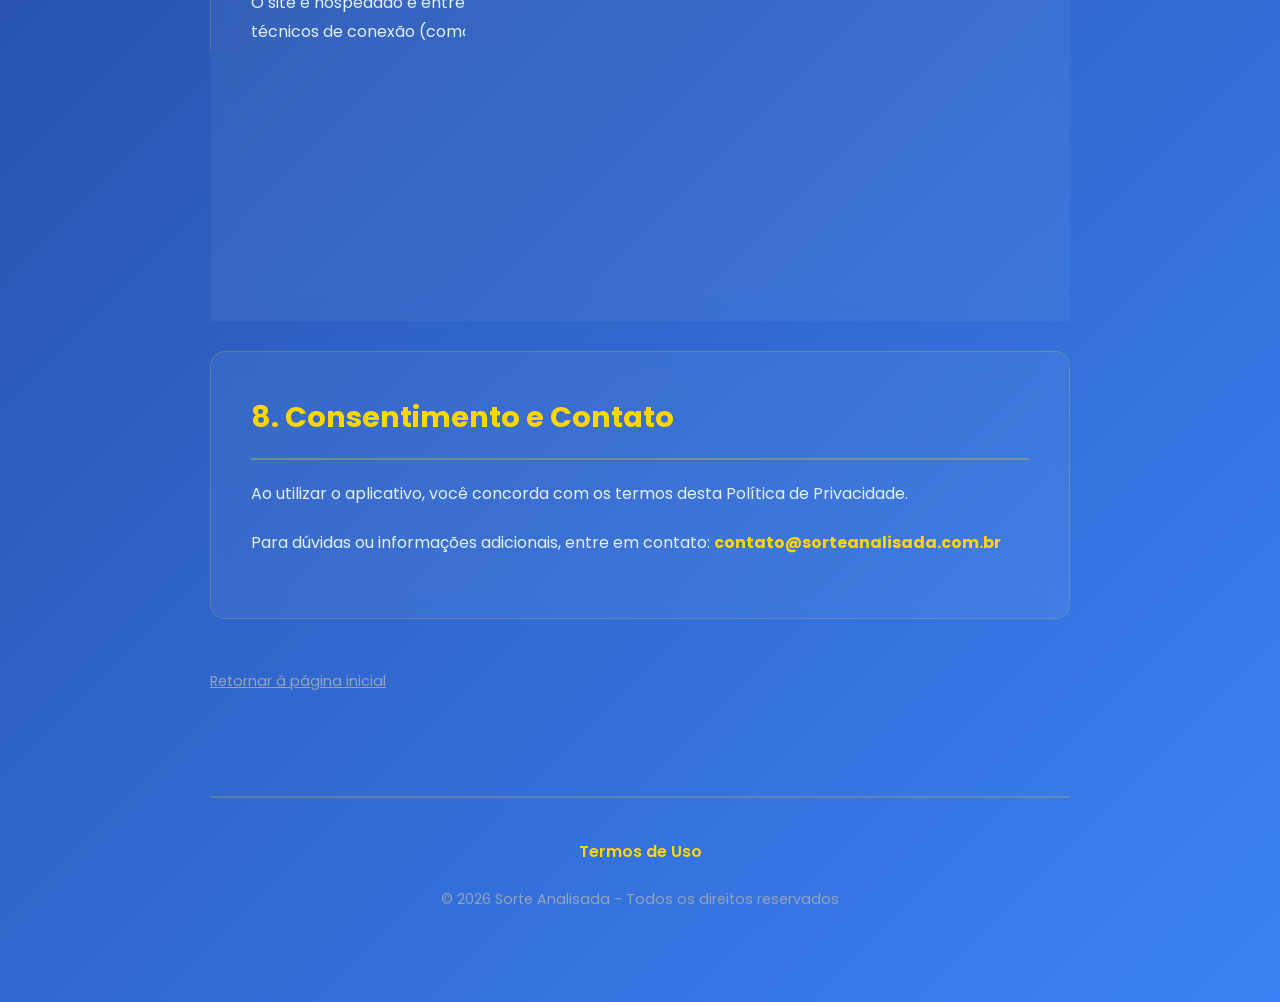
<file: public/privacy.html>
<!DOCTYPE html>
<html lang="pt-BR">
<head>
    <meta charset="UTF-8">
    <meta name="viewport" content="width=device-width, initial-scale=1.0">
    <title>Política de Privacidade - Sorte Analisada Lite</title>
    <meta name="description" content="Política de Privacidade do Sorte Analisada Lite. Entenda como tratamos seus dados no app e no site.">
    <meta name="robots" content="index, follow">
    <link rel="canonical" href="https://sorteanalisada.com.br/privacy">
    <link href="https://fonts.googleapis.com/css2?family=Poppins:wght@300;400;600;700&display=swap" rel="stylesheet">

    <style>
        :root {
            --primary-gold: #FFD700;
            --dark-blue: #0A1628;
            --light-blue: #1E3A8A;
            --text-light: #E3F2FD;
            --text-gray: #94A3B8;
            --gradient-primary: linear-gradient(135deg, #0A1628 0%, #1E3A8A 50%, #3B82F6 100%);
        }

        * {
            margin: 0;
            padding: 0;
            box-sizing: border-box;
        }

        body {
            font-family: 'Poppins', sans-serif;
            background: var(--gradient-primary);
            color: var(--text-light);
            line-height: 1.8;
            min-height: 100vh;
        }

        .container {
            max-width: 900px;
            margin: 0 auto;
            padding: 40px 20px;
        }

        header {
            text-align: center;
            padding: 40px 0 60px;
            border-bottom: 2px solid rgba(255, 215, 0, 0.2);
        }

        header h1 {
            font-size: 2.5rem;
            color: var(--primary-gold);
            margin-bottom: 10px;
        }

        .subtitle {
            color: var(--text-gray);
            font-size: 1.1rem;
            margin-top: 10px;
        }

        .last-update {
            display: inline-block;
            background: rgba(255, 215, 0, 0.1);
            padding: 10px 20px;
            border-radius: 20px;
            color: var(--primary-gold);
            font-weight: 600;
            margin-top: 20px;
            font-size: 0.95rem;
        }

        main {
            padding: 60px 0;
        }

        .policy-section {
            background: rgba(255, 255, 255, 0.05);
            border: 1px solid rgba(255, 215, 0, 0.2);
            border-radius: 15px;
            padding: 40px;
            margin-bottom: 30px;
            backdrop-filter: blur(10px);
        }

        .policy-section h2 {
            color: var(--primary-gold);
            font-size: 1.8rem;
            margin-bottom: 20px;
            padding-bottom: 15px;
            border-bottom: 2px solid rgba(255, 215, 0, 0.3);
        }

        .policy-section p {
            margin-bottom: 20px;
            color: var(--text-light);
        }

        .policy-section strong {
            color: var(--primary-gold);
        }

        .policy-section ul {
            margin-left: 25px;
            margin-bottom: 20px;
        }

        .policy-section ul li {
            margin-bottom: 12px;
            color: var(--text-light);
        }

        .highlight-box {
            background: rgba(255, 215, 0, 0.1);
            border-left: 4px solid var(--primary-gold);
            padding: 20px;
            margin: 25px 0;
            border-radius: 8px;
        }

        .highlight-box p {
            margin-bottom: 0;
        }

        .back-button {
            display: inline-block;
            background: linear-gradient(135deg, #FFD700 0%, #FFC107 100%);
            color: var(--dark-blue);
            padding: 15px 35px;
            border-radius: 50px;
            text-decoration: none;
            font-weight: 600;
            font-size: 1.1rem;
            transition: all 0.3s ease;
            box-shadow: 0 10px 30px rgba(255, 215, 0, 0.3);
            margin-top: 20px;
        }

        .back-button:hover {
            transform: translateY(-3px);
            box-shadow: 0 15px 40px rgba(255, 215, 0, 0.5);
        }

        footer {
            text-align: center;
            padding: 40px 0;
            border-top: 2px solid rgba(255, 215, 0, 0.2);
            margin-top: 40px;
        }

        footer p {
            color: var(--text-gray);
            margin-bottom: 10px;
        }

        footer a {
            color: var(--primary-gold);
            text-decoration: none;
            font-weight: 600;
        }

        footer a:hover {
            text-decoration: underline;
        }

        @media (max-width: 768px) {
            .container {
                padding: 20px 15px;
            }

            header h1 {
                font-size: 2rem;
            }

            .policy-section {
                padding: 25px 20px;
            }

            .policy-section h2 {
                font-size: 1.5rem;
            }

            .back-button {
                width: 100%;
                text-align: center;
            }
        }
    </style>
</head>
<body>
    <div class="container">
        <header>
            <h1>Política de Privacidade</h1>
            <p class="subtitle">Sorte Analisada Lite - App e Site</p>
            <div class="last-update">Última atualização: 28 de novembro de 2026</div>
        </header>

        <main>
            <div class="highlight-box">
                <p><strong>Resumo:</strong> O Sorte Analisada Lite respeita sua privacidade. Não coletamos dados pessoais identificáveis. O app exibe anúncios, incluindo anúncios em vídeo com recompensa, por meio do Google AdMob, que pode coletar dados não identificáveis conforme as políticas do Google. O site sorteanalisada.com.br exibe anúncios do Google AdSense, usa o Google Analytics para estatísticas de visitação e é entregue pela infraestrutura da Cloudflare (veja a seção 7).</p>
            </div>

            <div class="policy-section">
                <h2>1. Sobre Esta Política</h2>
                <p>
                    Esta Política de Privacidade aplica-se ao aplicativo <strong>Sorte Analisada Lite</strong> para Android e ao site <strong>sorteanalisada.com.br</strong> (incluindo o gerador de dezenas, o Organizador de Jogos, a página Últimos Resultados e o blog).
                </p>
                <p>
                    A sua privacidade é muito importante para nós. É nossa política proteger as informações dos usuários e ser transparente sobre os dados tratados por serviços de terceiros, em conformidade com a Lei Geral de Proteção de Dados (LGPD - Lei nº 13.709/2018).
                </p>
                <p>
                    O aplicativo é destinado a maiores de 18 anos e não é direcionado a crianças ou adolescentes. Não solicitamos nem coletamos intencionalmente dados de menores de idade.
                </p>
            </div>

            <div class="policy-section">
                <h2>2. Coleta e Uso de Dados</h2>
                <p>
                    O aplicativo <strong>não coleta dados pessoais identificáveis</strong> como nome, e-mail, telefone, fotos ou localização precisa.
                </p>
                <p>No entanto, o app exibe anúncios utilizando o serviço <strong>Google AdMob</strong>, incluindo anúncios em vídeo com recompensa (rewarded ads) — usados, por exemplo, quando o usuário opta voluntariamente por assistir a um vídeo para receber palpites Especiais adicionais nos minigames ou no Organizador de Jogos. O AdMob pode coletar automaticamente alguns dados não identificáveis para fins de publicidade, prevenção de fraude e melhoria dos serviços. Esses dados podem incluir:</p>
                <ul>
                    <li>ID de publicidade do dispositivo (AD_ID)</li>
                    <li>Informações sobre interações com anúncios</li>
                    <li>Dados técnicos do dispositivo (modelo, idioma, sistema operacional)</li>
                    <li>Endereço IP (para geolocalização aproximada)</li>
                </ul>
                <p>
                    Esses dados são tratados diretamente pelo Google, conforme suas próprias políticas de privacidade.
                </p>
            </div>

            <div class="policy-section">
                <h2>3. Dados Armazenados Localmente</h2>
                <p>
                    O aplicativo pode armazenar localmente no dispositivo apenas:
                </p>
                <ul>
                    <li>Preferências de configuração (como tema claro/escuro)</li>
                    <li>Ajustes personalizados de filtros e loterias selecionadas</li>
                </ul>
                <p>
                    O app <strong>não salva histórico de palpites gerados, progresso ou pontuação dos minigames (Jogo da Forca, Jogo da Memória e Corrida da Sorte)</strong>. Cada partida dos minigames é independente e nenhum dado de sessões anteriores é mantido. O mesmo vale para o <strong>Organizador de Jogos</strong>: os números escolhidos pelo usuário e os jogos gerados existem apenas durante o uso da tela e não ficam salvos após fechar o aplicativo. Todos os dados armazenados localmente ficam exclusivamente no seu dispositivo e são removidos ao desinstalar o aplicativo.
                </p>
            </div>

            <div class="policy-section">
                <h2>4. Compartilhamento de Dados</h2>
                <p>
                    O aplicativo <strong>não compartilha qualquer dado manualmente com terceiros</strong>.
                </p>
                <p>
                    Contudo, ao exibir anúncios por meio do <strong>Google AdMob</strong>, alguns dados não identificáveis podem ser coletados e processados pelo Google com as seguintes finalidades:
                </p>
                <ul>
                    <li>Exibição de anúncios, incluindo anúncios com recompensa</li>
                    <li>Limitação de frequência</li>
                    <li>Mensuração de desempenho</li>
                    <li>Prevenção de fraude e abuso</li>
                </ul>
                <p>
                    O Google é o controlador desses dados. Para mais detalhes, consulte a Política de Privacidade do Google:
                    <a href="https://policies.google.com/privacy" target="_blank">https://policies.google.com/privacy</a>
                </p>
            </div>

            <div class="policy-section">
                <h2>5. Segurança</h2>
                <p>
                    Como não coletamos dados pessoais sensíveis, o aplicativo apresenta risco mínimo quanto à privacidade. Os dados processados pelo Google são protegidos pelas políticas e padrões de segurança do próprio Google.
                </p>
            </div>

            <div class="policy-section">
                <h2>6. Seus Direitos</h2>
                <p>
                    Como não coletamos dados pessoais por conta própria, não armazenamos informações que permitam identificar o usuário.
                    Caso deseje entender como o Google processa informações coletadas via AdMob, consulte a Política de Privacidade do Google. Nos termos da LGPD, você pode ainda entrar em contato conosco para esclarecer dúvidas sobre o tratamento de dados relacionado ao uso do aplicativo.
                </p>
            </div>

            <div class="policy-section">
                <h2>7. Site e Blog (sorteanalisada.com.br)</h2>
                <p>
                    O site <strong>sorteanalisada.com.br</strong>, incluindo o gerador de dezenas (página inicial), o Organizador de Jogos, a página Últimos Resultados e o blog, tem caráter informativo e de entretenimento. Não há cadastro, login nem formulários para envio de dados pessoais.
                </p>
                <p>
                    As páginas do site (como o gerador, o organizador e o blog) podem exibir anúncios do <strong>Google AdSense</strong>. O Google e seus parceiros podem usar cookies e identificadores semelhantes para exibir anúncios (inclusive personalizados, com base em suas visitas a este e a outros sites), limitar a frequência, medir o desempenho e prevenir fraudes. Para saber como o Google usa dados de sites que utilizam seus serviços, acesse:
                    <a href="https://policies.google.com/technologies/partner-sites" target="_blank">https://policies.google.com/technologies/partner-sites</a>
                </p>
                <p>
                    Você pode gerenciar ou desativar a personalização de anúncios nas configurações de anúncios do Google:
                    <a href="https://adssettings.google.com" target="_blank">https://adssettings.google.com</a>
                </p>
                <p>
                    Para entender como o site é utilizado, usamos o <strong>Google Analytics</strong>, serviço do Google que pode utilizar cookies e identificadores semelhantes para coletar dados estatísticos de navegação, como:
                </p>
                <ul>
                    <li>Páginas visitadas e tempo de permanência</li>
                    <li>Tipo de dispositivo, navegador e sistema operacional</li>
                    <li>Localização aproximada (cidade ou região), sem identificar o visitante</li>
                    <li>Origem do acesso (por exemplo, busca no Google, Instagram ou acesso direto)</li>
                </ul>
                <p>
                    Esses dados são usados apenas para medir e melhorar o conteúdo do site, e não para identificar pessoalmente o visitante. O tratamento é feito pelo Google conforme sua própria política de privacidade:
                    <a href="https://policies.google.com/privacy" target="_blank">https://policies.google.com/privacy</a>
                </p>
                <p>
                    Você pode bloquear ou apagar cookies nas configurações do seu navegador, ou instalar o complemento de desativação do Google Analytics:
                    <a href="https://tools.google.com/dlpage/gaoptout" target="_blank">https://tools.google.com/dlpage/gaoptout</a>
                </p>
                <p>
                    O gerador de dezenas e o Organizador de Jogos do site funcionam no seu próprio navegador: os números escolhidos e gerados não são enviados nem armazenados por nós. No modo Monte Carlo do gerador, o navegador apenas baixa arquivos públicos com dados de simulação do próprio site; nenhuma informação sua é enviada nessa etapa.
                </p>
                <p>
                    A página Últimos Resultados exibe dados públicos das loterias, obtidos automaticamente uma vez por dia por uma rotina do site (sem relação com a visita de usuários) e guardados em um serviço de armazenamento da Cloudflare. Para essa funcionalidade, não coletamos dados pessoais, não pedimos cadastro nem login.
                </p>
                <p>
                    O site é hospedado e entregue por meio da infraestrutura da <strong>Cloudflare</strong>, que pode tratar dados técnicos de conexão (como endereço IP e registros de acesso) para operar, proteger e acelerar o serviço, conforme a política de privacidade da própria Cloudflare:
                    <a href="https://www.cloudflare.com/privacypolicy/" target="_blank">https://www.cloudflare.com/privacypolicy/</a>
                </p>
                <p>
                    Quando exigido pela legislação aplicável, o site poderá exibir uma mensagem solicitando o seu consentimento para o uso de cookies de publicidade e de medição.
                </p>
                <p>
                    O site contém links para serviços de terceiros (como Google Play, GitHub, Instagram e redes sociais de compartilhamento). Ao acessá-los, valem as políticas de privacidade desses serviços.
                </p>
            </div>

            <div class="policy-section">
                <h2>8. Consentimento e Contato</h2>
                <p>
                    Ao utilizar o aplicativo, você concorda com os termos desta Política de Privacidade.
                </p>
                <p>
                    Para dúvidas ou informações adicionais, entre em contato: <strong>contato@sorteanalisada.com.br</strong>
                </p>        
            </div>
            <a href="/" style="color: var(--text-gray); font-size: 0.9rem; margin-top: 20px; display: inline-block;">Retornar à página inicial</a>
        </main>

        <footer>
            <p><a href="/terms">Termos de Uso</a></p>
            <p style="color: var(--text-gray); font-size: 0.9rem; margin-top: 20px;">
                © 2026 Sorte Analisada - Todos os direitos reservados
            </p>
        </footer>
    </div>
</body>
</html>
</file>
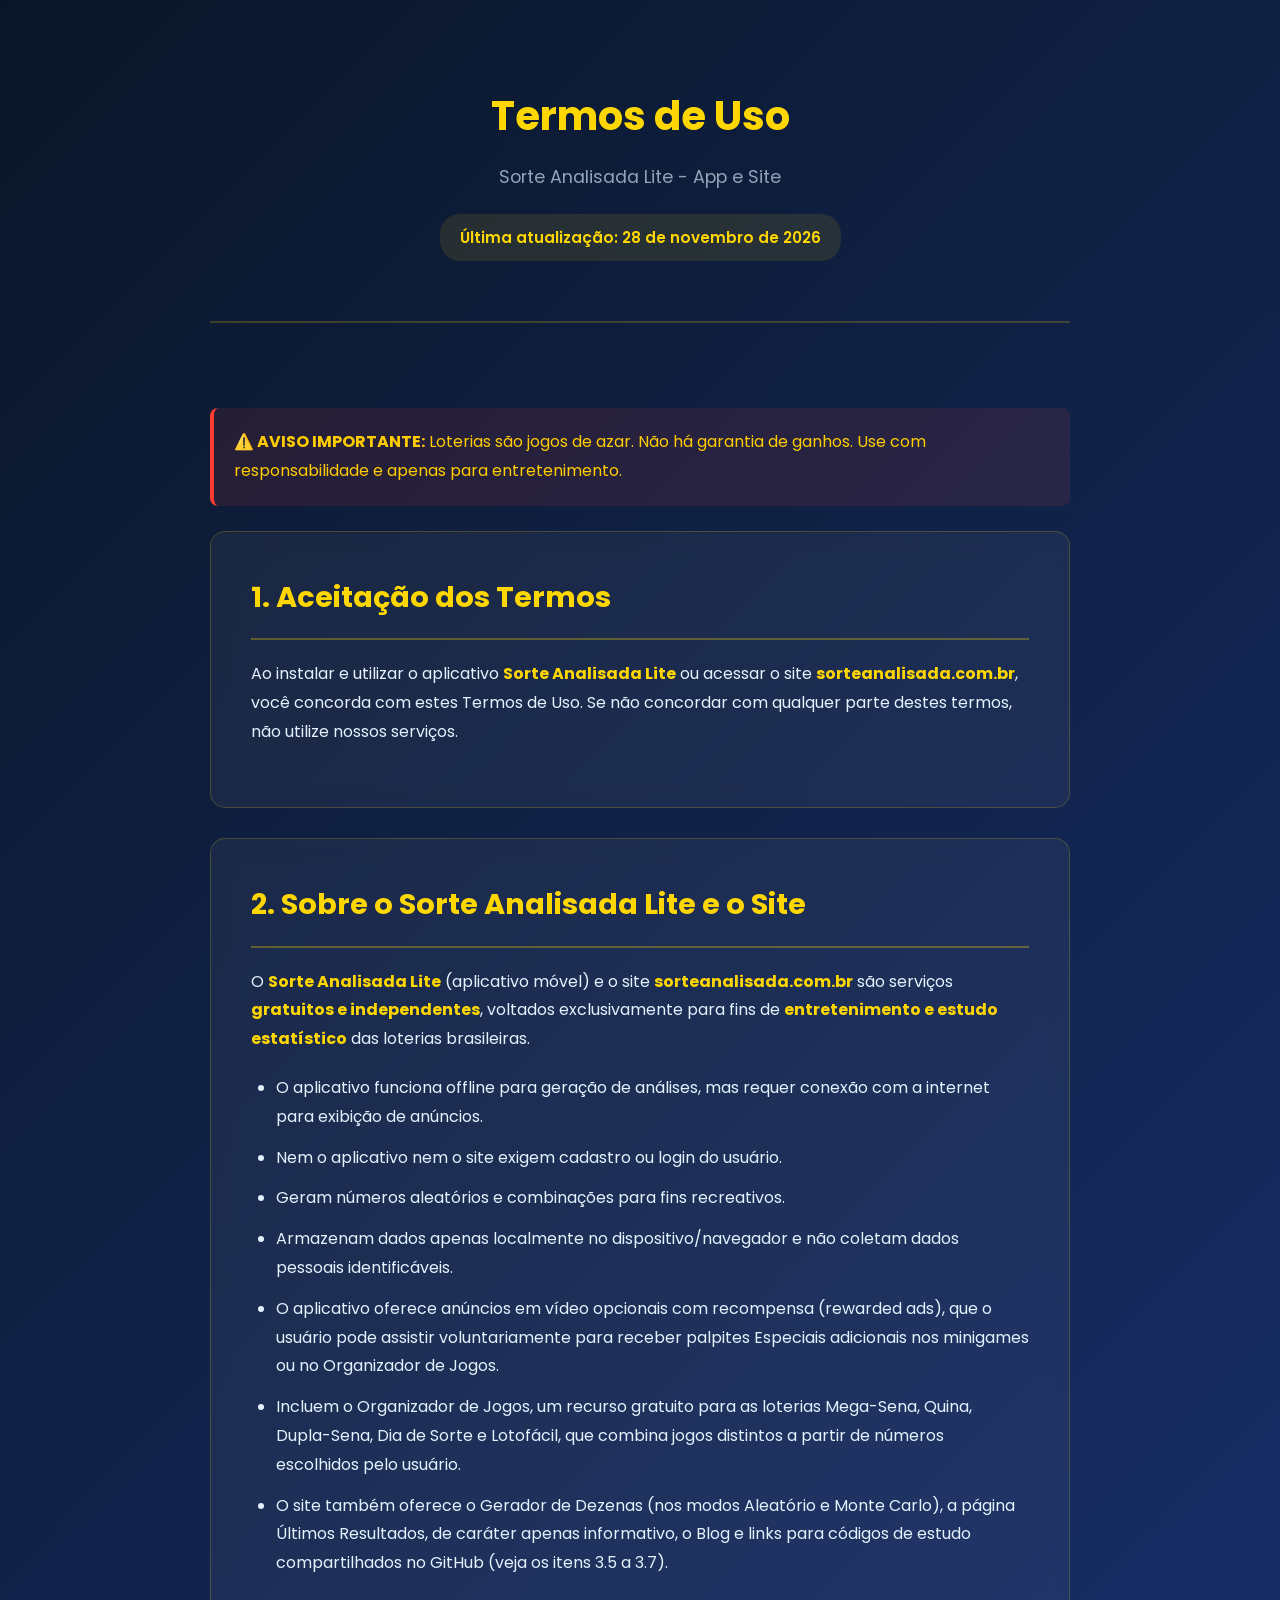
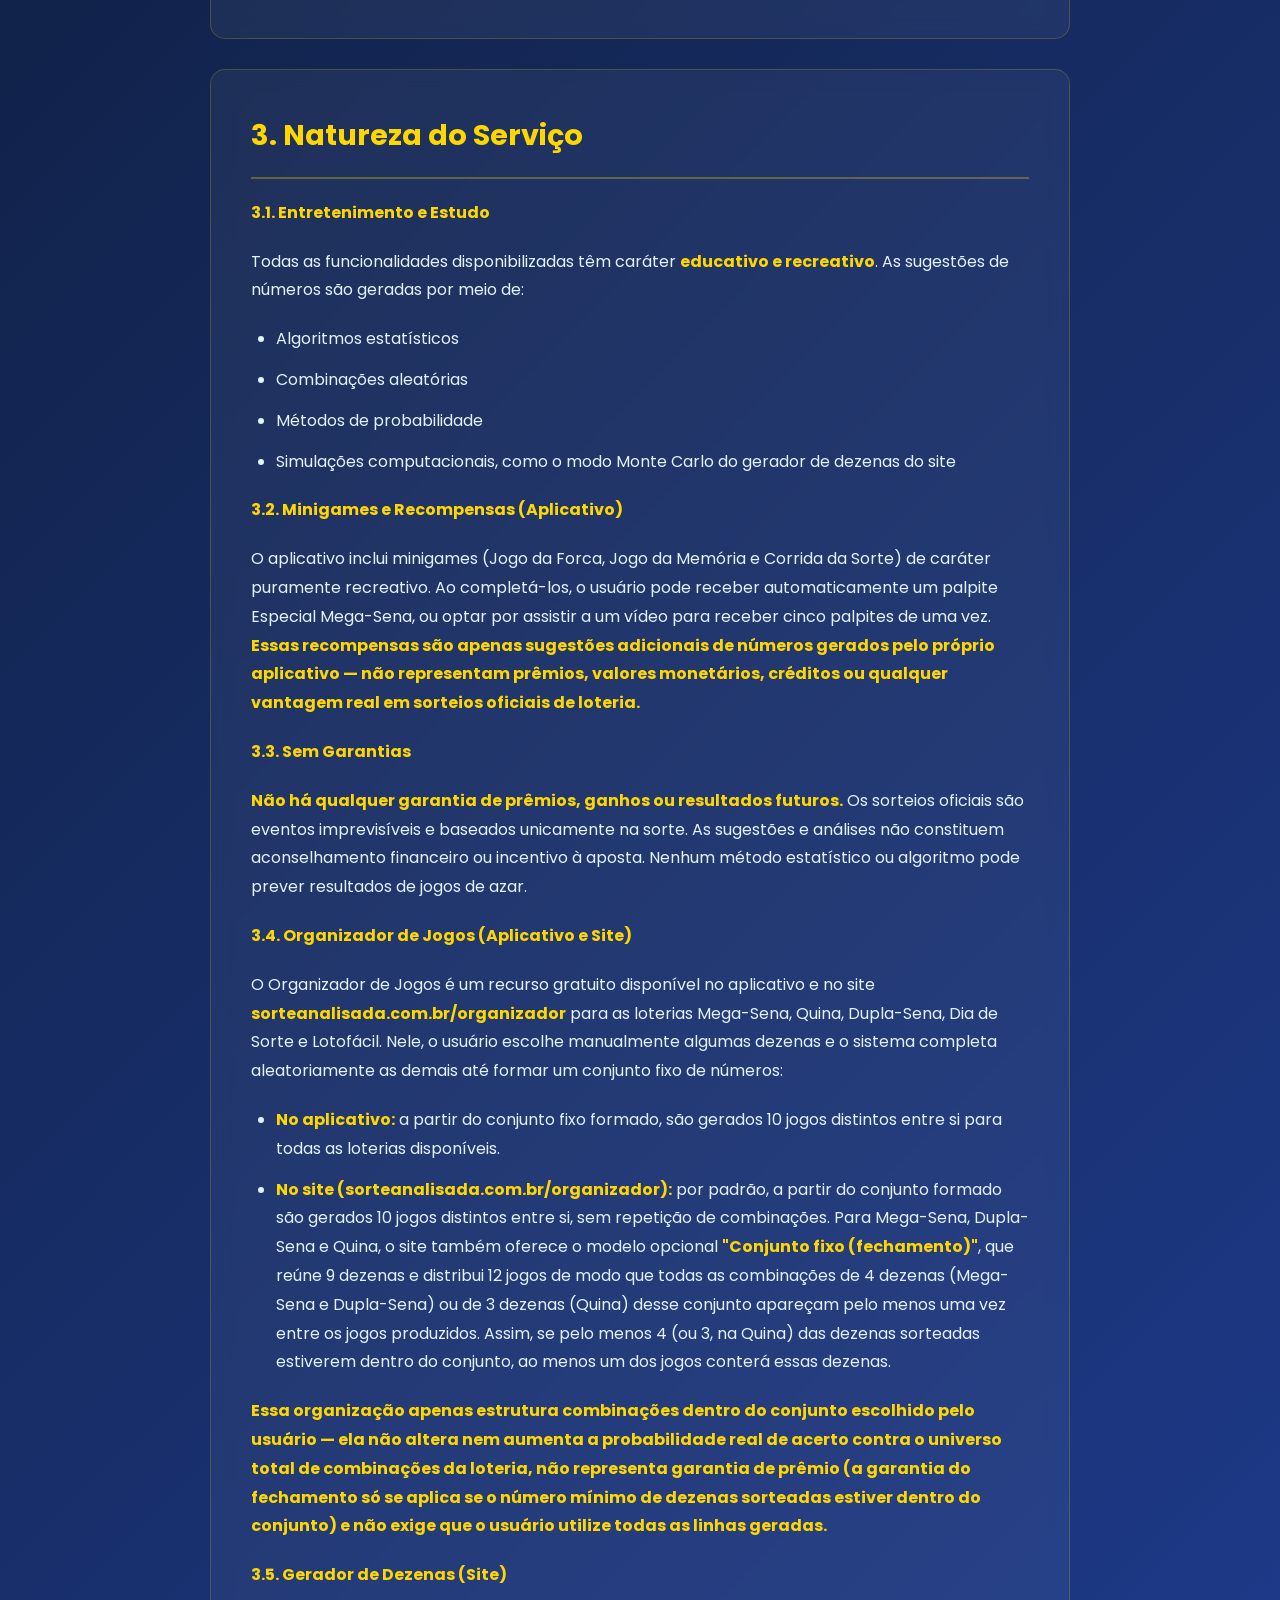
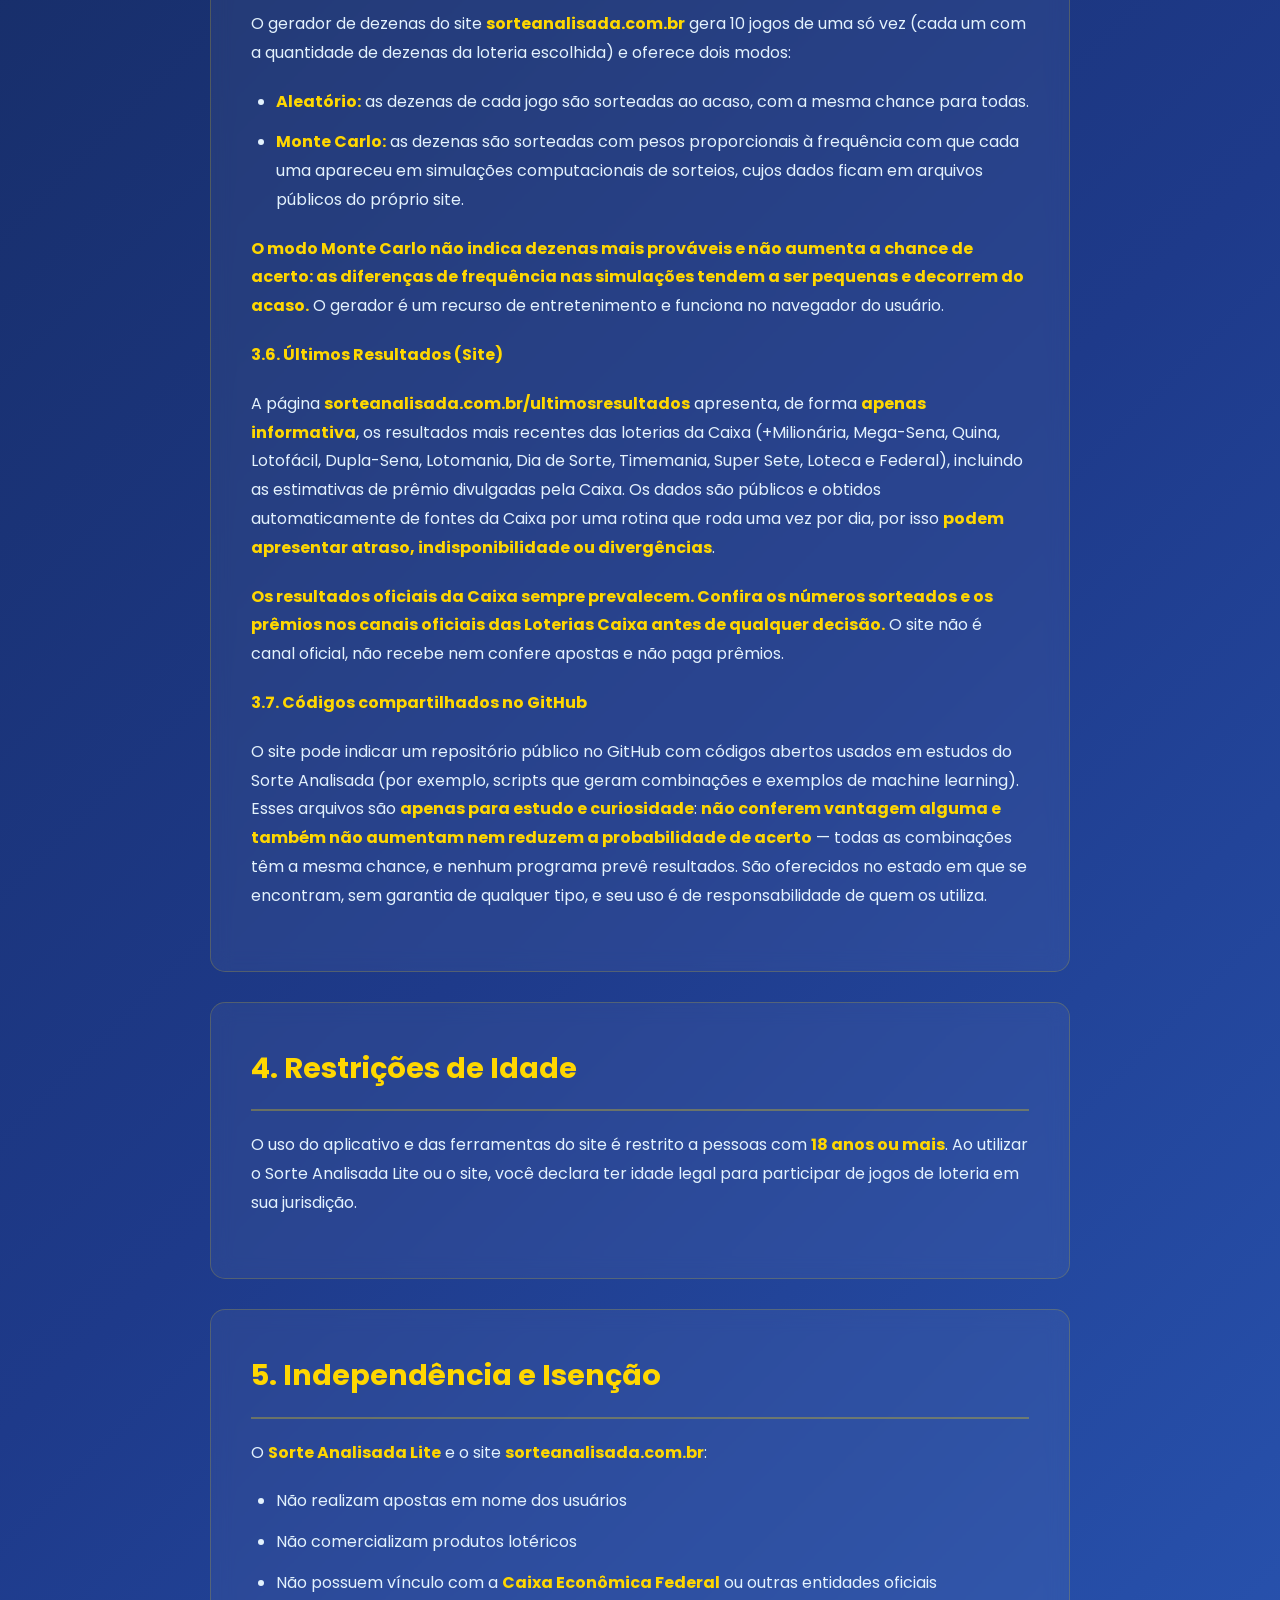
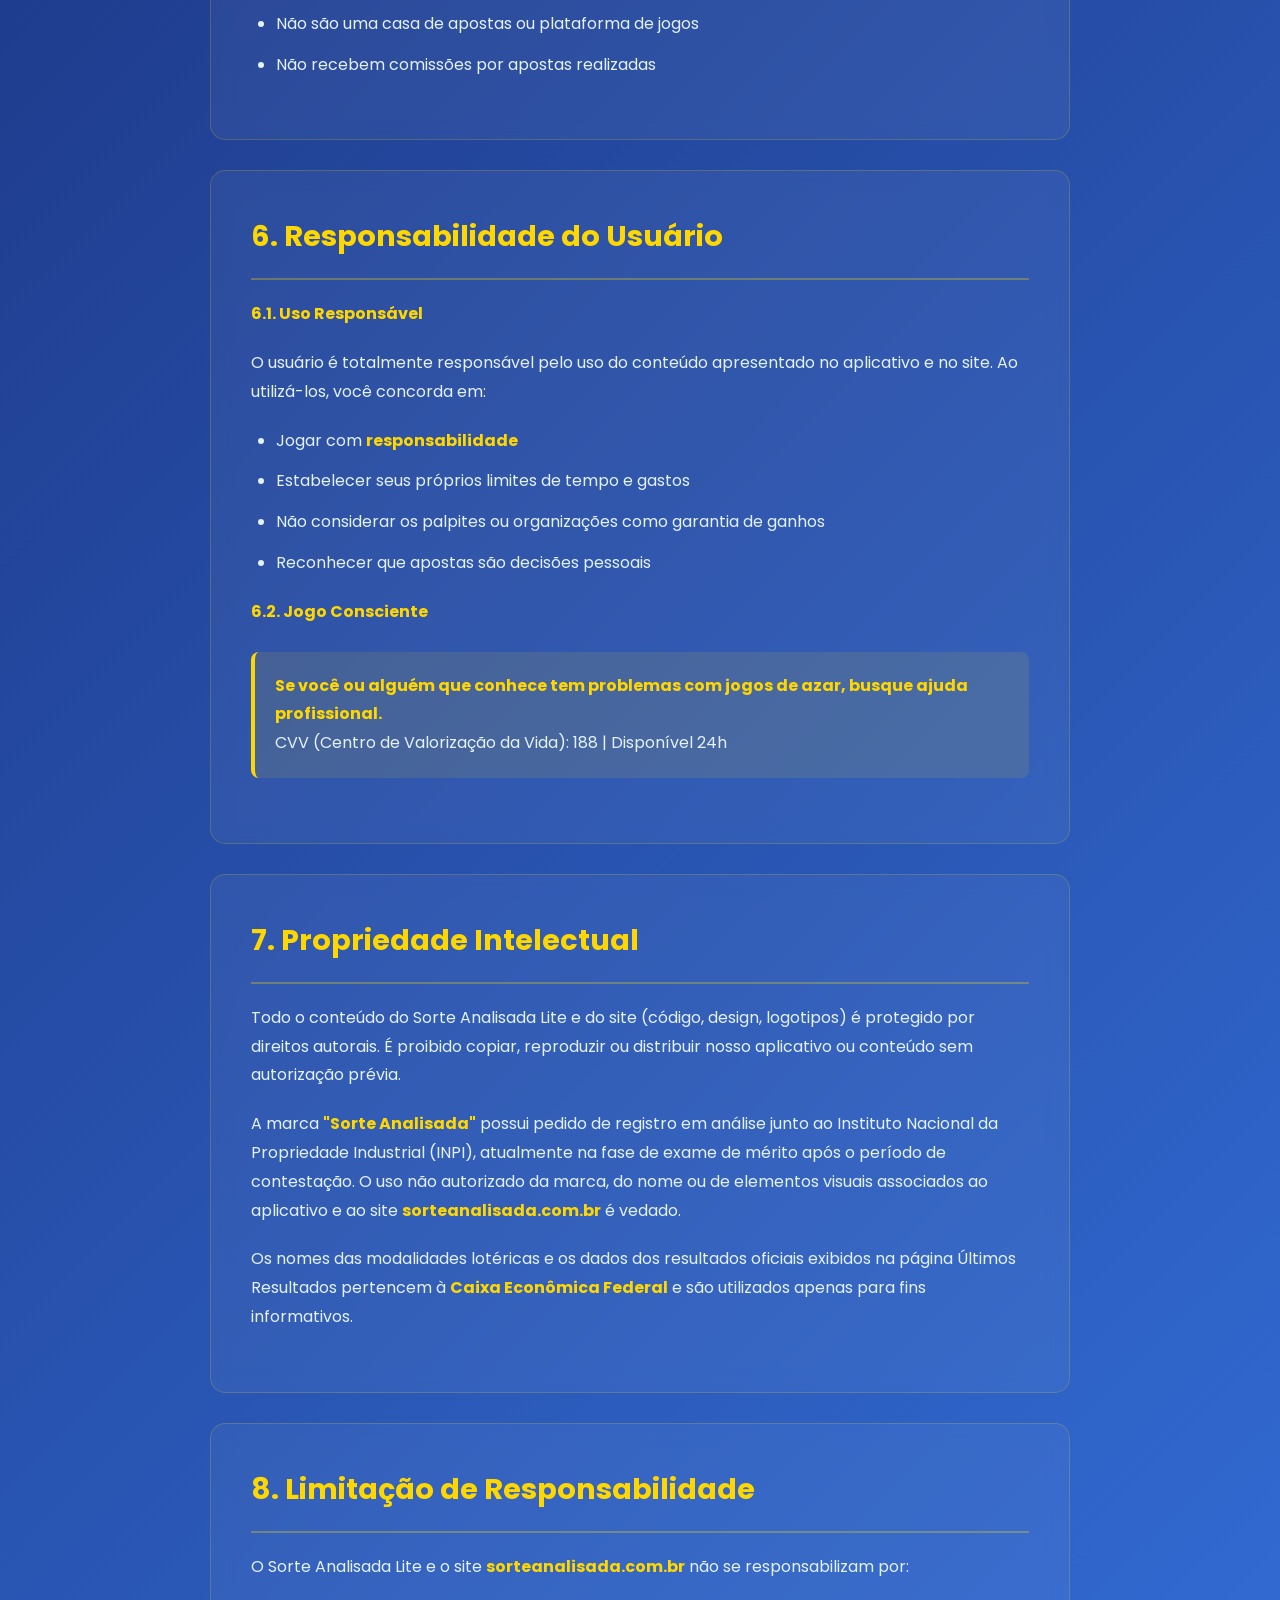
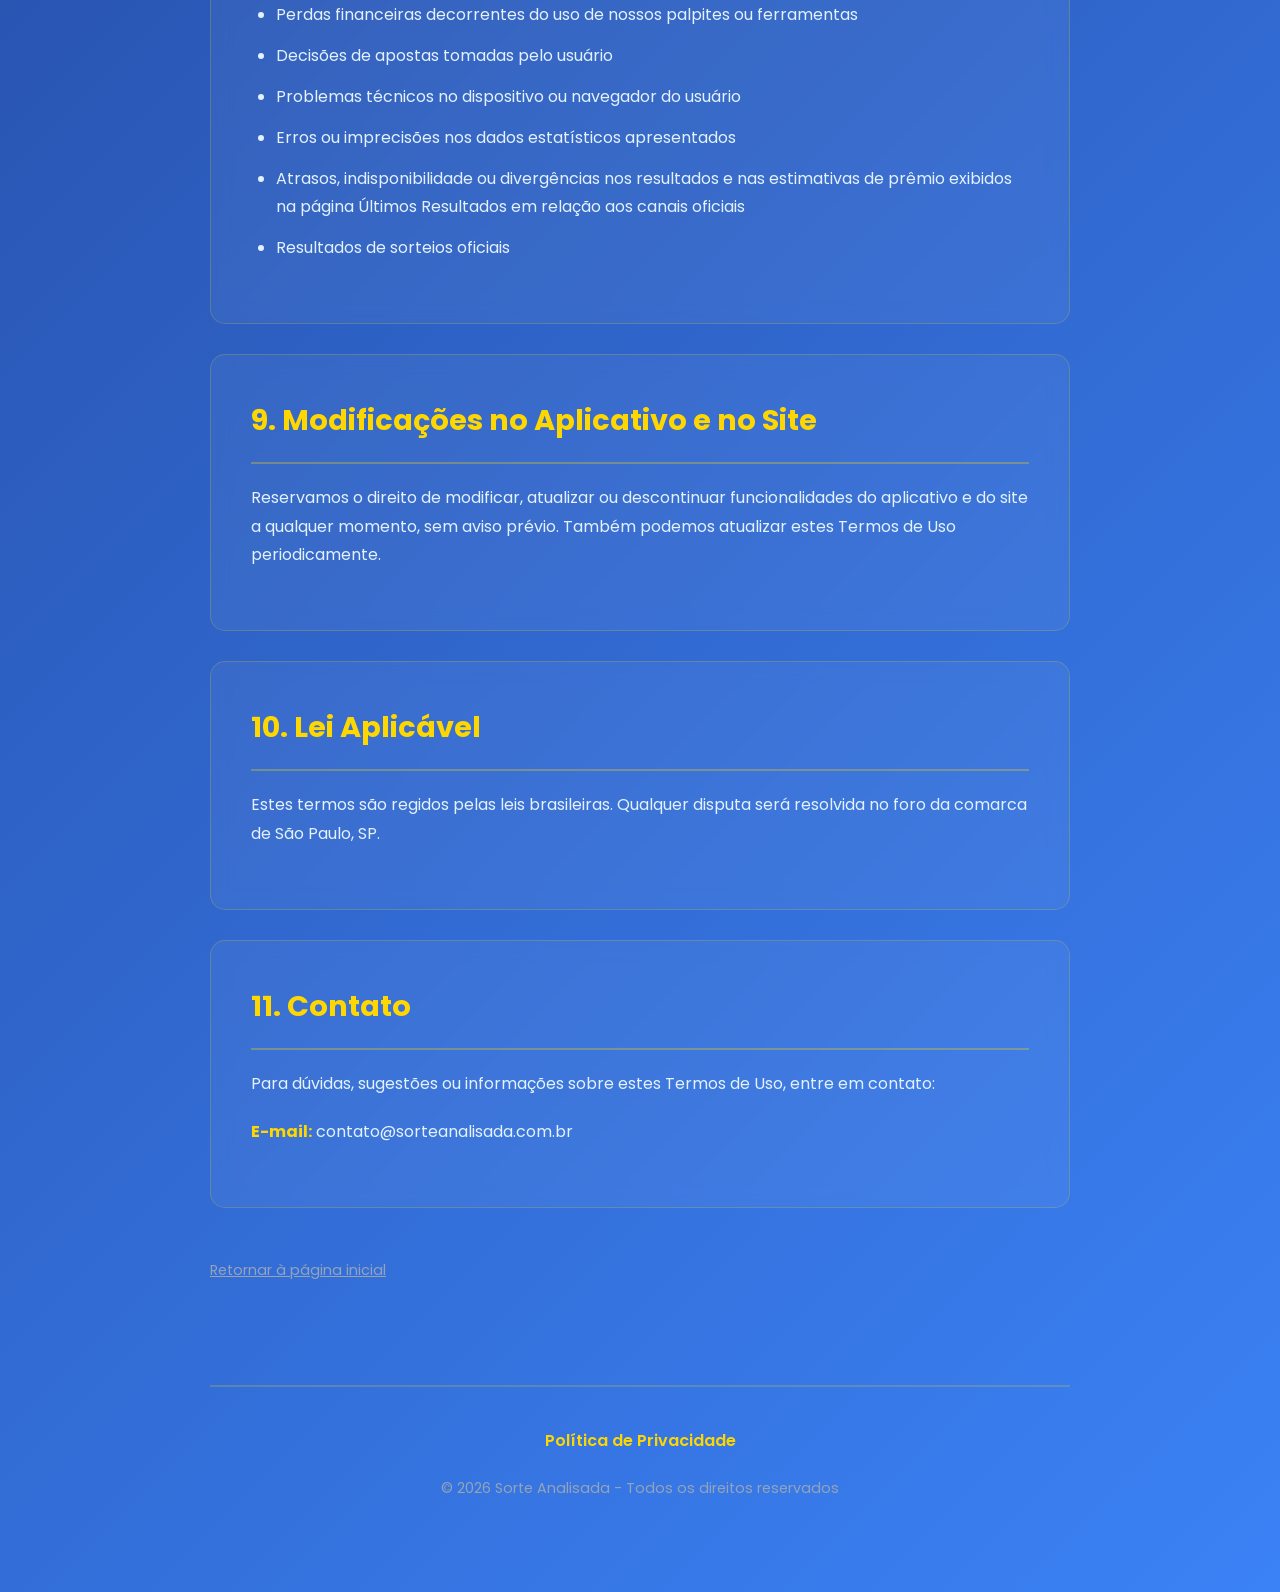
<file: public/terms.html>
<!DOCTYPE html>
<html lang="pt-BR">
<head>
    <meta charset="UTF-8">
    <meta name="viewport" content="width=device-width, initial-scale=1.0">
    <title>Termos de Uso - Sorte Analisada Lite</title>
    <meta name="description" content="Termos de Uso do Sorte Analisada Lite. Entenda as condições para utilizar nosso aplicativo e site.">
    <meta name="robots" content="index, follow">
    <link rel="canonical" href="https://sorteanalisada.com.br/terms">
    <link href="https://fonts.googleapis.com/css2?family=Poppins:wght@300;400;600;700&display=swap" rel="stylesheet">

    <style>
        :root {
            --primary-gold: #FFD700;
            --dark-blue: #0A1628;
            --light-blue: #1E3A8A;
            --text-light: #E3F2FD;
            --text-gray: #94A3B8;
            --gradient-primary: linear-gradient(135deg, #0A1628 0%, #1E3A8A 50%, #3B82F6 100%);
        }

        * {
            margin: 0;
            padding: 0;
            box-sizing: border-box;
        }

        body {
            font-family: 'Poppins', sans-serif;
            background: var(--gradient-primary);
            color: var(--text-light);
            line-height: 1.8;
            min-height: 100vh;
        }

        .container {
            max-width: 900px;
            margin: 0 auto;
            padding: 40px 20px;
        }

        header {
            text-align: center;
            padding: 40px 0 60px;
            border-bottom: 2px solid rgba(255, 215, 0, 0.2);
        }

        header h1 {
            font-size: 2.5rem;
            color: var(--primary-gold);
            margin-bottom: 10px;
        }

        .subtitle {
            color: var(--text-gray);
            font-size: 1.1rem;
            margin-top: 10px;
        }

        .last-update {
            display: inline-block;
            background: rgba(255, 215, 0, 0.1);
            padding: 10px 20px;
            border-radius: 20px;
            color: var(--primary-gold);
            font-weight: 600;
            margin-top: 20px;
            font-size: 0.95rem;
        }

        main {
            padding: 60px 0;
        }

        .policy-section {
            background: rgba(255, 255, 255, 0.05);
            border: 1px solid rgba(255, 215, 0, 0.2);
            border-radius: 15px;
            padding: 40px;
            margin-bottom: 30px;
            backdrop-filter: blur(10px);
        }

        .policy-section h2 {
            color: var(--primary-gold);
            font-size: 1.8rem;
            margin-bottom: 20px;
            padding-bottom: 15px;
            border-bottom: 2px solid rgba(255, 215, 0, 0.3);
        }

        .policy-section p {
            margin-bottom: 20px;
            color: var(--text-light);
        }

        .policy-section strong {
            color: var(--primary-gold);
        }

        .policy-section ul {
            margin-left: 25px;
            margin-bottom: 20px;
        }

        .policy-section ul li {
            margin-bottom: 12px;
            color: var(--text-light);
        }

        .warning-box {
            background: rgba(255, 59, 48, 0.1);
            border-left: 4px solid #ff3b30;
            padding: 20px;
            margin: 25px 0;
            border-radius: 8px;
        }

        .warning-box p {
            margin-bottom: 0;
            color: #ffcc00;
        }

        .highlight-box {
            background: rgba(255, 215, 0, 0.1);
            border-left: 4px solid var(--primary-gold);
            padding: 20px;
            margin: 25px 0;
            border-radius: 8px;
        }

        .highlight-box p {
            margin-bottom: 0;
        }

        .back-button {
            display: inline-block;
            background: linear-gradient(135deg, #FFD700 0%, #FFC107 100%);
            color: var(--dark-blue);
            padding: 15px 35px;
            border-radius: 50px;
            text-decoration: none;
            font-weight: 600;
            font-size: 1.1rem;
            transition: all 0.3s ease;
            box-shadow: 0 10px 30px rgba(255, 215, 0, 0.3);
            margin-top: 20px;
        }

        .back-button:hover {
            transform: translateY(-3px);
            box-shadow: 0 15px 40px rgba(255, 215, 0, 0.5);
        }

        footer {
            text-align: center;
            padding: 40px 0;
            border-top: 2px solid rgba(255, 215, 0, 0.2);
            margin-top: 40px;
        }

        footer p {
            color: var(--text-gray);
            margin-bottom: 10px;
        }

        footer a {
            color: var(--primary-gold);
            text-decoration: none;
            font-weight: 600;
        }

        footer a:hover {
            text-decoration: underline;
        }

        @media (max-width: 768px) {
            .container {
                padding: 20px 15px;
            }

            header h1 {
                font-size: 2rem;
            }

            .policy-section {
                padding: 25px 20px;
            }

            .policy-section h2 {
                font-size: 1.5rem;
            }

            .back-button {
                width: 100%;
                text-align: center;
            }
        }
    </style>
</head>
<body>
    <div class="container">
        <header>
            <h1>Termos de Uso</h1>
            <p class="subtitle">Sorte Analisada Lite - App e Site</p>
            <div class="last-update">Última atualização: 28 de novembro de 2026</div>
        </header>

        <main>
            <div class="warning-box">
                <p><strong>⚠️ AVISO IMPORTANTE:</strong> Loterias são jogos de azar. Não há garantia de ganhos. Use com responsabilidade e apenas para entretenimento.</p>
            </div>

            <div class="policy-section">
                <h2>1. Aceitação dos Termos</h2>
                <p>
                    Ao instalar e utilizar o aplicativo <strong>Sorte Analisada Lite</strong> ou acessar o site <strong>sorteanalisada.com.br</strong>, você concorda com estes Termos de Uso. Se não concordar com qualquer parte destes termos, não utilize nossos serviços.
                </p>
            </div>

            <div class="policy-section">
                <h2>2. Sobre o Sorte Analisada Lite e o Site</h2>
                <p>
                    O <strong>Sorte Analisada Lite</strong> (aplicativo móvel) e o site <strong>sorteanalisada.com.br</strong> são serviços <strong>gratuitos e independentes</strong>, voltados exclusivamente para fins de <strong>entretenimento e estudo estatístico</strong> das loterias brasileiras.
                </p>
                <ul>
                    <li>O aplicativo funciona offline para geração de análises, mas requer conexão com a internet para exibição de anúncios.</li>
                    <li>Nem o aplicativo nem o site exigem cadastro ou login do usuário.</li>
                    <li>Geram números aleatórios e combinações para fins recreativos.</li>
                    <li>Armazenam dados apenas localmente no dispositivo/navegador e não coletam dados pessoais identificáveis.</li>
                    <li>O aplicativo oferece anúncios em vídeo opcionais com recompensa (rewarded ads), que o usuário pode assistir voluntariamente para receber palpites Especiais adicionais nos minigames ou no Organizador de Jogos.</li>
                    <li>Incluem o Organizador de Jogos, um recurso gratuito para as loterias Mega-Sena, Quina, Dupla-Sena, Dia de Sorte e Lotofácil, que combina jogos distintos a partir de números escolhidos pelo usuário.</li>
                    <li>O site também oferece o Gerador de Dezenas (nos modos Aleatório e Monte Carlo), a página Últimos Resultados, de caráter apenas informativo, o Blog e links para códigos de estudo compartilhados no GitHub (veja os itens 3.5 a 3.7).</li>
                </ul>
            </div>

            <div class="policy-section">
                <h2>3. Natureza do Serviço</h2>

                <p><strong>3.1. Entretenimento e Estudo</strong></p>
                <p>
                    Todas as funcionalidades disponibilizadas têm caráter <strong>educativo e recreativo</strong>. As sugestões de números são geradas por meio de:
                </p>
                <ul>
                    <li>Algoritmos estatísticos</li>
                    <li>Combinações aleatórias</li>
                    <li>Métodos de probabilidade</li>
                    <li>Simulações computacionais, como o modo Monte Carlo do gerador de dezenas do site</li>
                </ul>

                <p><strong>3.2. Minigames e Recompensas (Aplicativo)</strong></p>
                <p>
                    O aplicativo inclui minigames (Jogo da Forca, Jogo da Memória e Corrida da Sorte) de caráter puramente recreativo. Ao completá-los, o usuário pode receber automaticamente um palpite Especial Mega-Sena, ou optar por assistir a um vídeo para receber cinco palpites de uma vez. <strong>Essas recompensas são apenas sugestões adicionais de números gerados pelo próprio aplicativo — não representam prêmios, valores monetários, créditos ou qualquer vantagem real em sorteios oficiais de loteria.</strong>
                </p>

                <p><strong>3.3. Sem Garantias</strong></p>
                <p>
                    <strong>Não há qualquer garantia de prêmios, ganhos ou resultados futuros.</strong> Os sorteios oficiais são eventos imprevisíveis e baseados unicamente na sorte. As sugestões e análises não constituem aconselhamento financeiro ou incentivo à aposta. Nenhum método estatístico ou algoritmo pode prever resultados de jogos de azar.
                </p>

                <p><strong>3.4. Organizador de Jogos (Aplicativo e Site)</strong></p>
                <p>
                    O Organizador de Jogos é um recurso gratuito disponível no aplicativo e no site <strong>sorteanalisada.com.br/organizador</strong> para as loterias Mega-Sena, Quina, Dupla-Sena, Dia de Sorte e Lotofácil. Nele, o usuário escolhe manualmente algumas dezenas e o sistema completa aleatoriamente as demais até formar um conjunto fixo de números:
                </p>
                <ul>
                    <li><strong>No aplicativo:</strong> a partir do conjunto fixo formado, são gerados 10 jogos distintos entre si para todas as loterias disponíveis.</li>
                    <li><strong>No site (sorteanalisada.com.br/organizador):</strong> por padrão, a partir do conjunto formado são gerados 10 jogos distintos entre si, sem repetição de combinações. Para Mega-Sena, Dupla-Sena e Quina, o site também oferece o modelo opcional <strong>"Conjunto fixo (fechamento)"</strong>, que reúne 9 dezenas e distribui 12 jogos de modo que todas as combinações de 4 dezenas (Mega-Sena e Dupla-Sena) ou de 3 dezenas (Quina) desse conjunto apareçam pelo menos uma vez entre os jogos produzidos. Assim, se pelo menos 4 (ou 3, na Quina) das dezenas sorteadas estiverem dentro do conjunto, ao menos um dos jogos conterá essas dezenas.</li>
                </ul>
                <p>
                    <strong>Essa organização apenas estrutura combinações dentro do conjunto escolhido pelo usuário — ela não altera nem aumenta a probabilidade real de acerto contra o universo total de combinações da loteria, não representa garantia de prêmio (a garantia do fechamento só se aplica se o número mínimo de dezenas sorteadas estiver dentro do conjunto) e não exige que o usuário utilize todas as linhas geradas.</strong>
                </p>

                <p><strong>3.5. Gerador de Dezenas (Site)</strong></p>
                <p>
                    O gerador de dezenas do site <strong>sorteanalisada.com.br</strong> gera 10 jogos de uma só vez (cada um com a quantidade de dezenas da loteria escolhida) e oferece dois modos:
                </p>
                <ul>
                    <li><strong>Aleatório:</strong> as dezenas de cada jogo são sorteadas ao acaso, com a mesma chance para todas.</li>
                    <li><strong>Monte Carlo:</strong> as dezenas são sorteadas com pesos proporcionais à frequência com que cada uma apareceu em simulações computacionais de sorteios, cujos dados ficam em arquivos públicos do próprio site.</li>
                </ul>
                <p>
                    <strong>O modo Monte Carlo não indica dezenas mais prováveis e não aumenta a chance de acerto: as diferenças de frequência nas simulações tendem a ser pequenas e decorrem do acaso.</strong> O gerador é um recurso de entretenimento e funciona no navegador do usuário.
                </p>

                <p><strong>3.6. Últimos Resultados (Site)</strong></p>
                <p>
                    A página <strong>sorteanalisada.com.br/ultimosresultados</strong> apresenta, de forma <strong>apenas informativa</strong>, os resultados mais recentes das loterias da Caixa (+Milionária, Mega-Sena, Quina, Lotofácil, Dupla-Sena, Lotomania, Dia de Sorte, Timemania, Super Sete, Loteca e Federal), incluindo as estimativas de prêmio divulgadas pela Caixa. Os dados são públicos e obtidos automaticamente de fontes da Caixa por uma rotina que roda uma vez por dia, por isso <strong>podem apresentar atraso, indisponibilidade ou divergências</strong>.
                </p>
                <p>
                    <strong>Os resultados oficiais da Caixa sempre prevalecem. Confira os números sorteados e os prêmios nos canais oficiais das Loterias Caixa antes de qualquer decisão.</strong> O site não é canal oficial, não recebe nem confere apostas e não paga prêmios.
                </p>

                <p><strong>3.7. Códigos compartilhados no GitHub</strong></p>
                <p>
                    O site pode indicar um repositório público no GitHub com códigos abertos usados em estudos do Sorte Analisada (por exemplo, scripts que geram combinações e exemplos de machine learning). Esses arquivos são <strong>apenas para estudo e curiosidade</strong>: <strong>não conferem vantagem alguma e também não aumentam nem reduzem a probabilidade de acerto</strong> — todas as combinações têm a mesma chance, e nenhum programa prevê resultados. São oferecidos no estado em que se encontram, sem garantia de qualquer tipo, e seu uso é de responsabilidade de quem os utiliza.
                </p>
            </div>

            <div class="policy-section">
                <h2>4. Restrições de Idade</h2>
                <p>
                    O uso do aplicativo e das ferramentas do site é restrito a pessoas com <strong>18 anos ou mais</strong>. Ao utilizar o Sorte Analisada Lite ou o site, você declara ter idade legal para participar de jogos de loteria em sua jurisdição.
                </p>
            </div>

            <div class="policy-section">
                <h2>5. Independência e Isenção</h2>
                <p>
                    O <strong>Sorte Analisada Lite</strong> e o site <strong>sorteanalisada.com.br</strong>:
                </p>
                <ul>
                    <li>Não realizam apostas em nome dos usuários</li>
                    <li>Não comercializam produtos lotéricos</li>
                    <li>Não possuem vínculo com a <strong>Caixa Econômica Federal</strong> ou outras entidades oficiais</li>
                    <li>Não são uma casa de apostas ou plataforma de jogos</li>
                    <li>Não recebem comissões por apostas realizadas</li>
                </ul>
            </div>
            
            <div class="policy-section">
                <h2>6. Responsabilidade do Usuário</h2>

                <p><strong>6.1. Uso Responsável</strong></p>
                <p>
                    O usuário é totalmente responsável pelo uso do conteúdo apresentado no aplicativo e no site. Ao utilizá-los, você concorda em:
                </p>
                <ul>
                    <li>Jogar com <strong>responsabilidade</strong></li>
                    <li>Estabelecer seus próprios limites de tempo e gastos</li>
                    <li>Não considerar os palpites ou organizações como garantia de ganhos</li>
                    <li>Reconhecer que apostas são decisões pessoais</li>
                </ul>

                <p><strong>6.2. Jogo Consciente</strong></p>
                <div class="highlight-box">
                    <p>
                        <strong>Se você ou alguém que conhece tem problemas com jogos de azar, busque ajuda profissional.</strong><br>
                        CVV (Centro de Valorização da Vida): 188 | Disponível 24h
                    </p>
                </div>
            </div>

            <div class="policy-section">
                <h2>7. Propriedade Intelectual</h2>
                <p>
                    Todo o conteúdo do Sorte Analisada Lite e do site (código, design, logotipos) é protegido por direitos autorais. É proibido copiar, reproduzir ou distribuir nosso aplicativo ou conteúdo sem autorização prévia.
                </p>
                <p>
                    A marca <strong>"Sorte Analisada"</strong> possui pedido de registro em análise junto ao Instituto Nacional da Propriedade Industrial (INPI), atualmente na fase de exame de mérito após o período de contestação. O uso não autorizado da marca, do nome ou de elementos visuais associados ao aplicativo e ao site <strong>sorteanalisada.com.br</strong> é vedado.
                </p>
                <p>
                    Os nomes das modalidades lotéricas e os dados dos resultados oficiais exibidos na página Últimos Resultados pertencem à <strong>Caixa Econômica Federal</strong> e são utilizados apenas para fins informativos.
                </p>
            </div>

            <div class="policy-section">
                <h2>8. Limitação de Responsabilidade</h2>
                <p>
                    O Sorte Analisada Lite e o site <strong>sorteanalisada.com.br</strong> não se responsabilizam por:
                </p>
                <ul>
                    <li>Perdas financeiras decorrentes do uso de nossos palpites ou ferramentas</li>
                    <li>Decisões de apostas tomadas pelo usuário</li>
                    <li>Problemas técnicos no dispositivo ou navegador do usuário</li>
                    <li>Erros ou imprecisões nos dados estatísticos apresentados</li>
                    <li>Atrasos, indisponibilidade ou divergências nos resultados e nas estimativas de prêmio exibidos na página Últimos Resultados em relação aos canais oficiais</li>
                    <li>Resultados de sorteios oficiais</li>
                </ul>
            </div>

            <div class="policy-section">
                <h2>9. Modificações no Aplicativo e no Site</h2>
                <p>
                    Reservamos o direito de modificar, atualizar ou descontinuar funcionalidades do aplicativo e do site a qualquer momento, sem aviso prévio. Também podemos atualizar estes Termos de Uso periodicamente.
                </p>
            </div>

            <div class="policy-section">
                <h2>10. Lei Aplicável</h2>
                <p>
                    Estes termos são regidos pelas leis brasileiras. Qualquer disputa será resolvida no foro da comarca de São Paulo, SP.
                </p>
            </div>

            <div class="policy-section">
                <h2>11. Contato</h2>
                <p>
                    Para dúvidas, sugestões ou informações sobre estes Termos de Uso, entre em contato:
                </p>
                <p>
                    <strong>E-mail:</strong> contato@sorteanalisada.com.br
                </p>
            </div>
            <a href="/" style="color: var(--text-gray); font-size: 0.9rem; margin-top: 20px; display: inline-block;">Retornar à página inicial</a>
        </main>

        <footer>
            <p><a href="/privacy">Política de Privacidade</a></p>
            <p style="color: var(--text-gray); font-size: 0.9rem; margin-top: 20px;">
                © 2026 Sorte Analisada - Todos os direitos reservados
            </p>
        </footer>
    </div>
</body>
</html>
</file>
